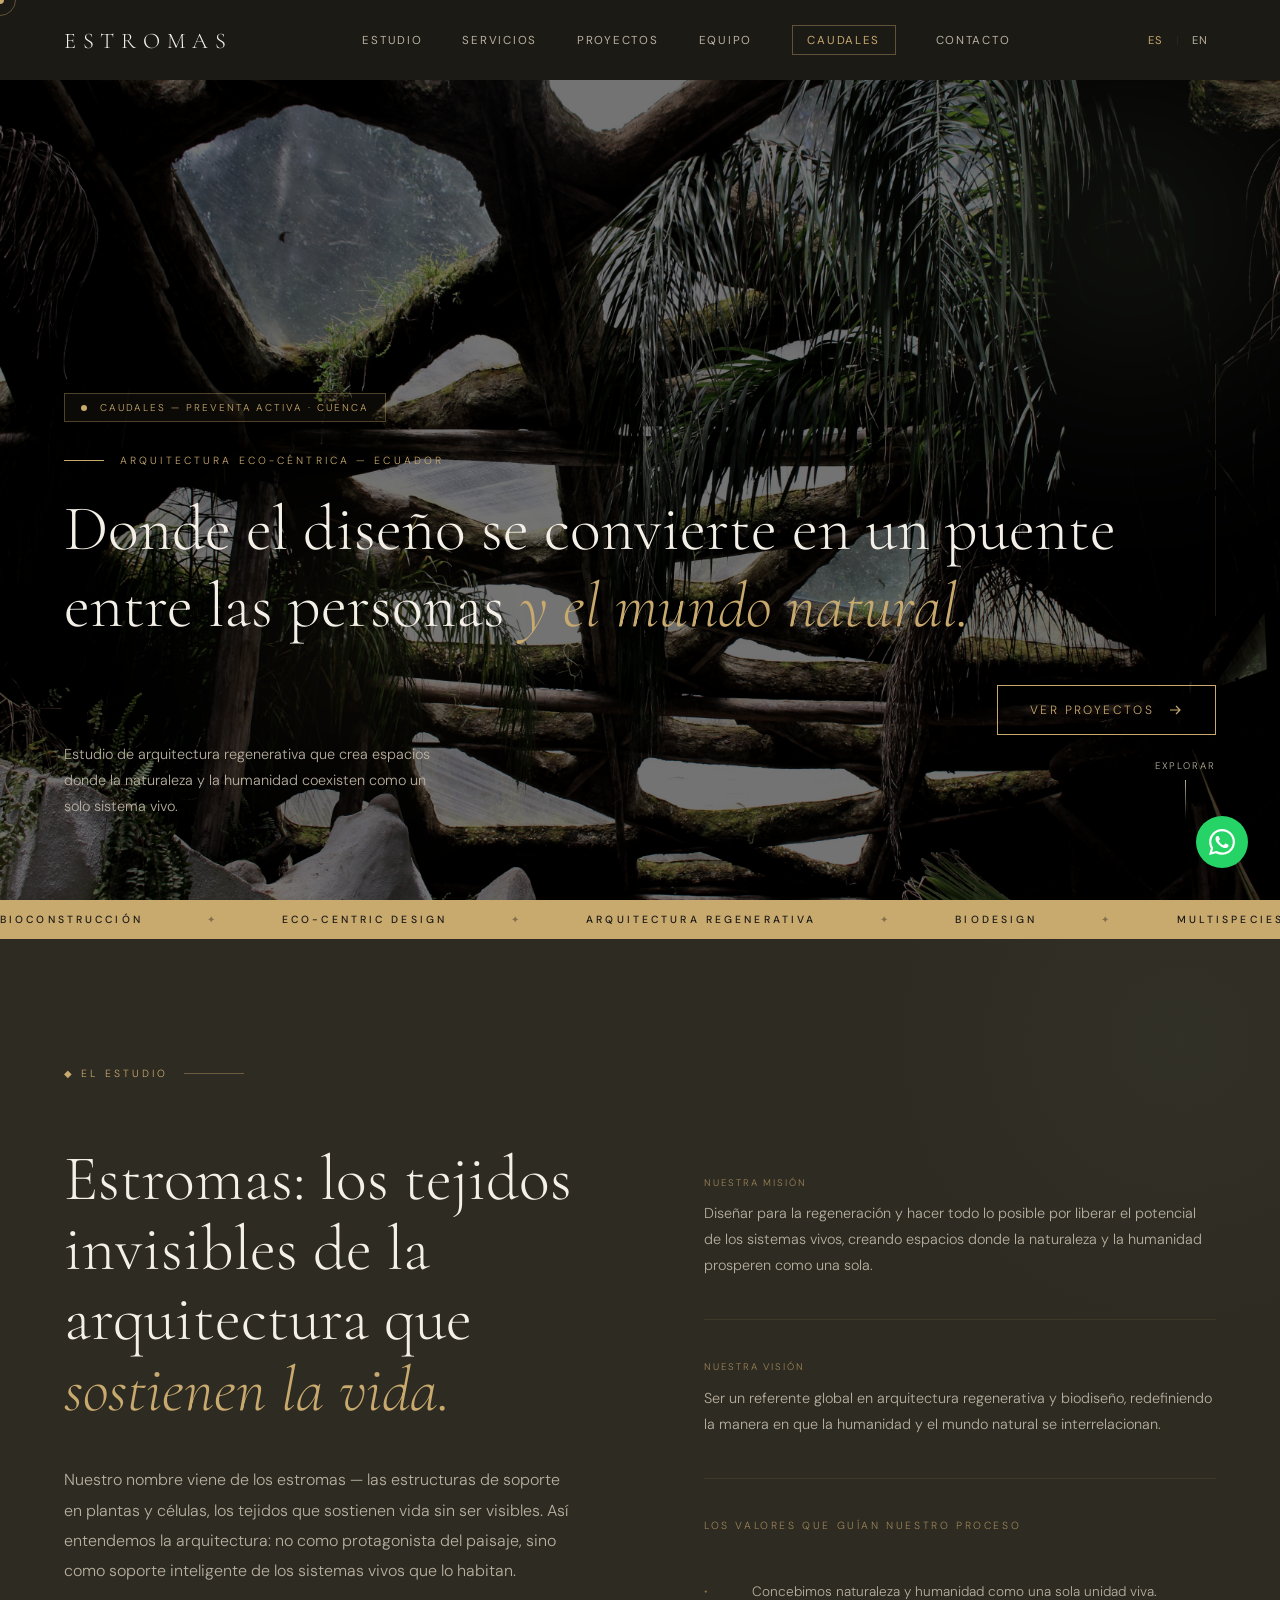
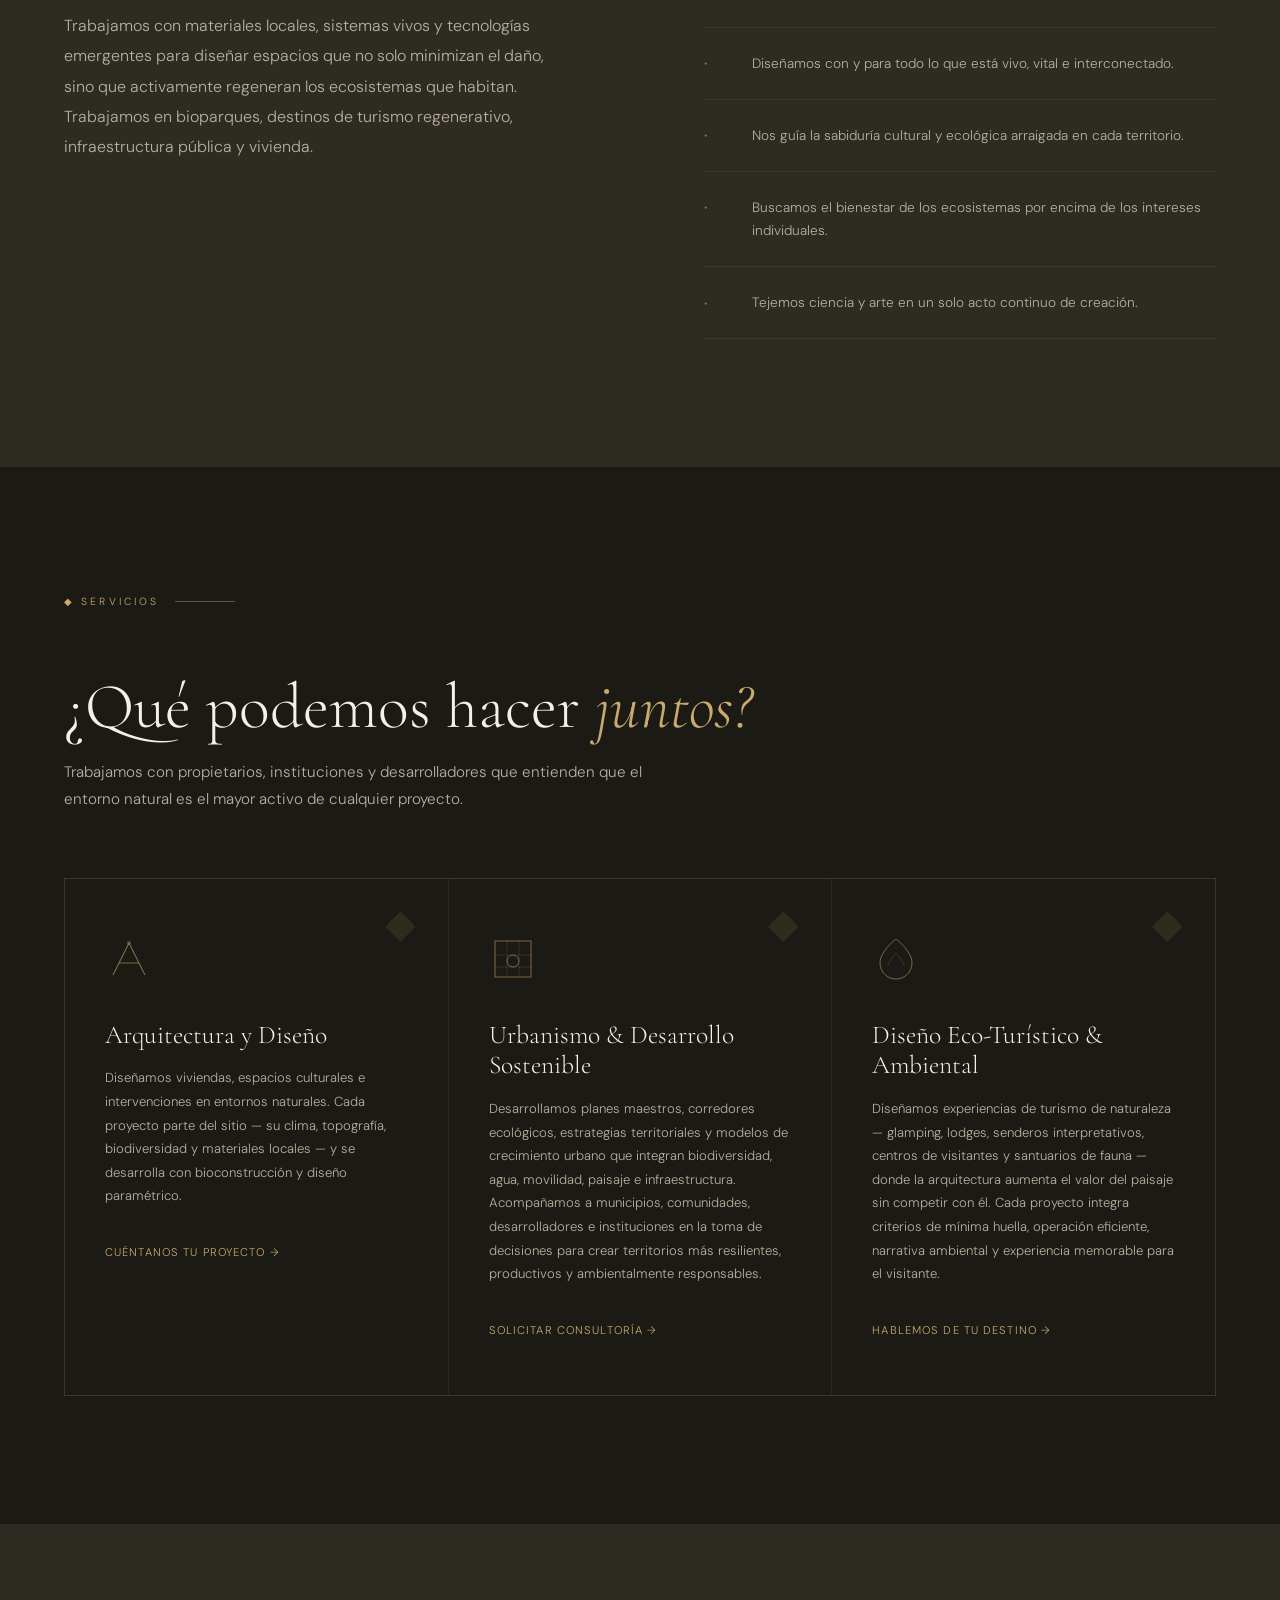
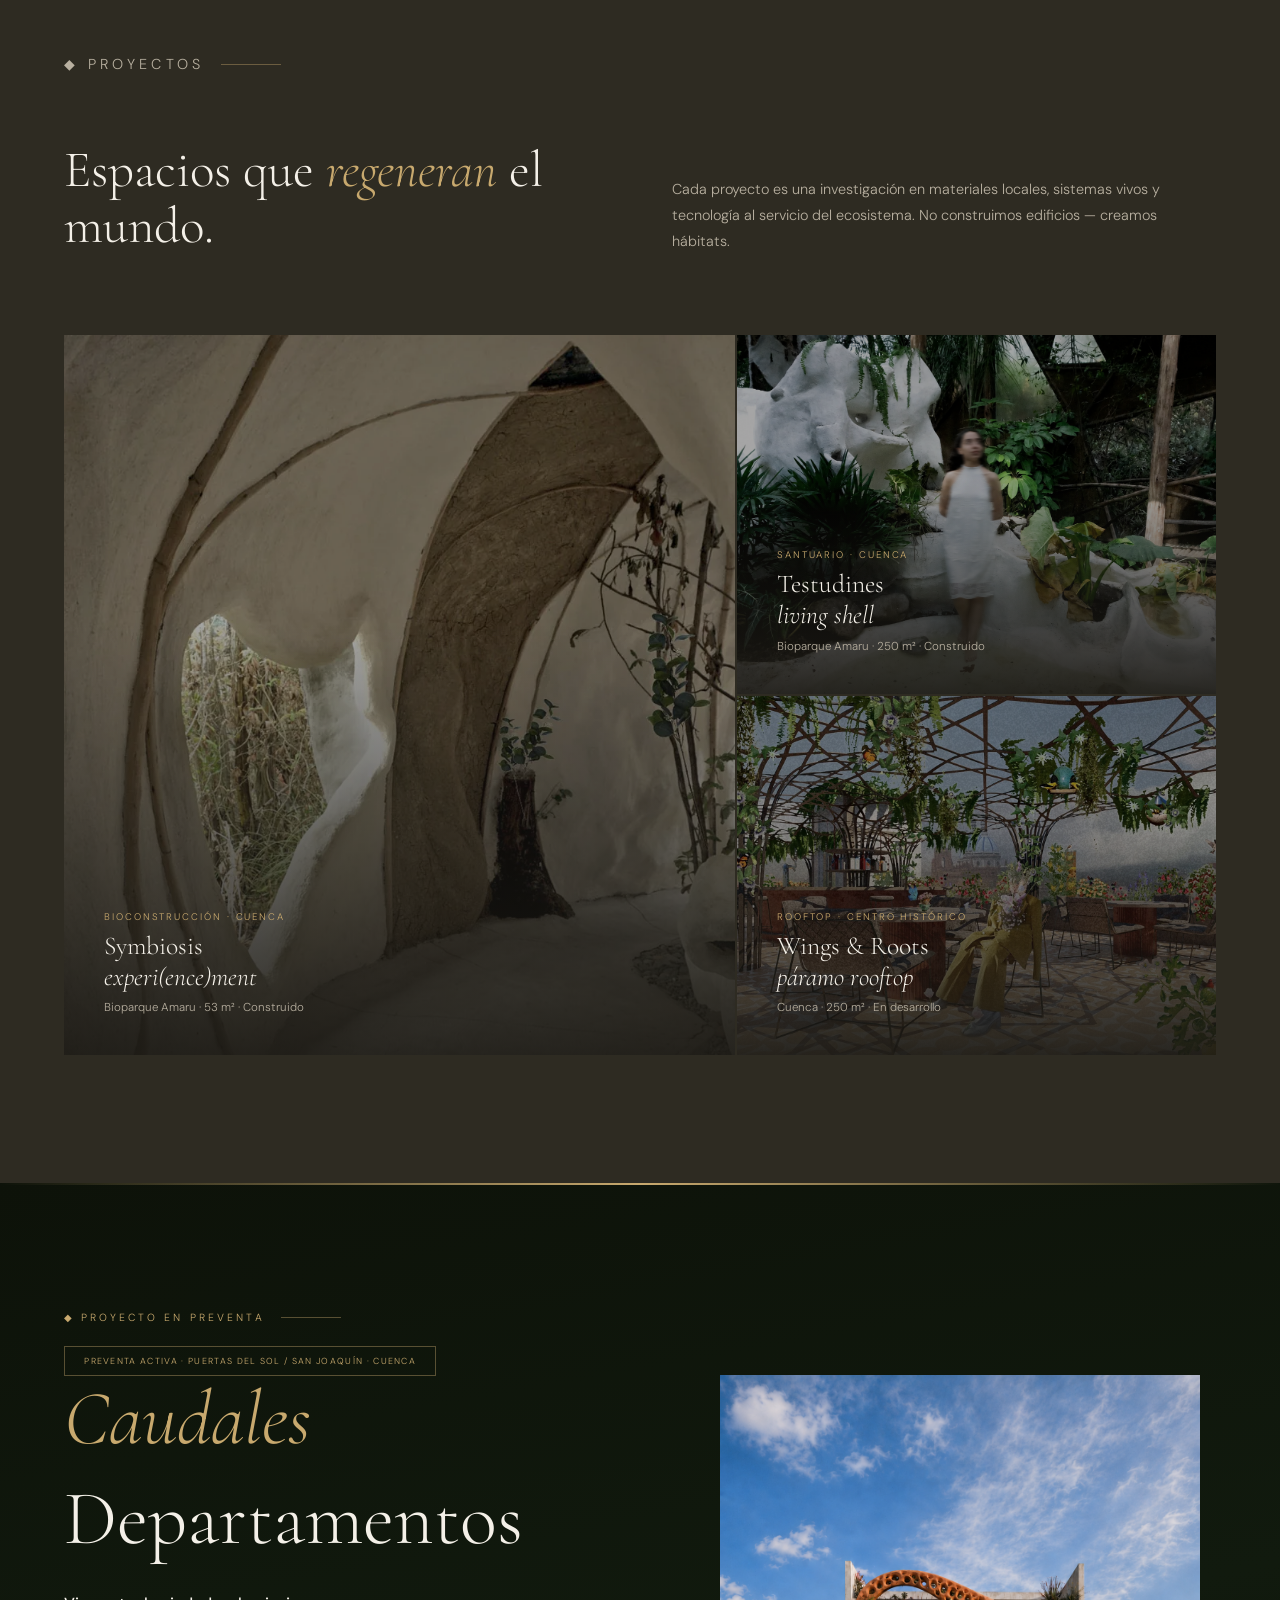
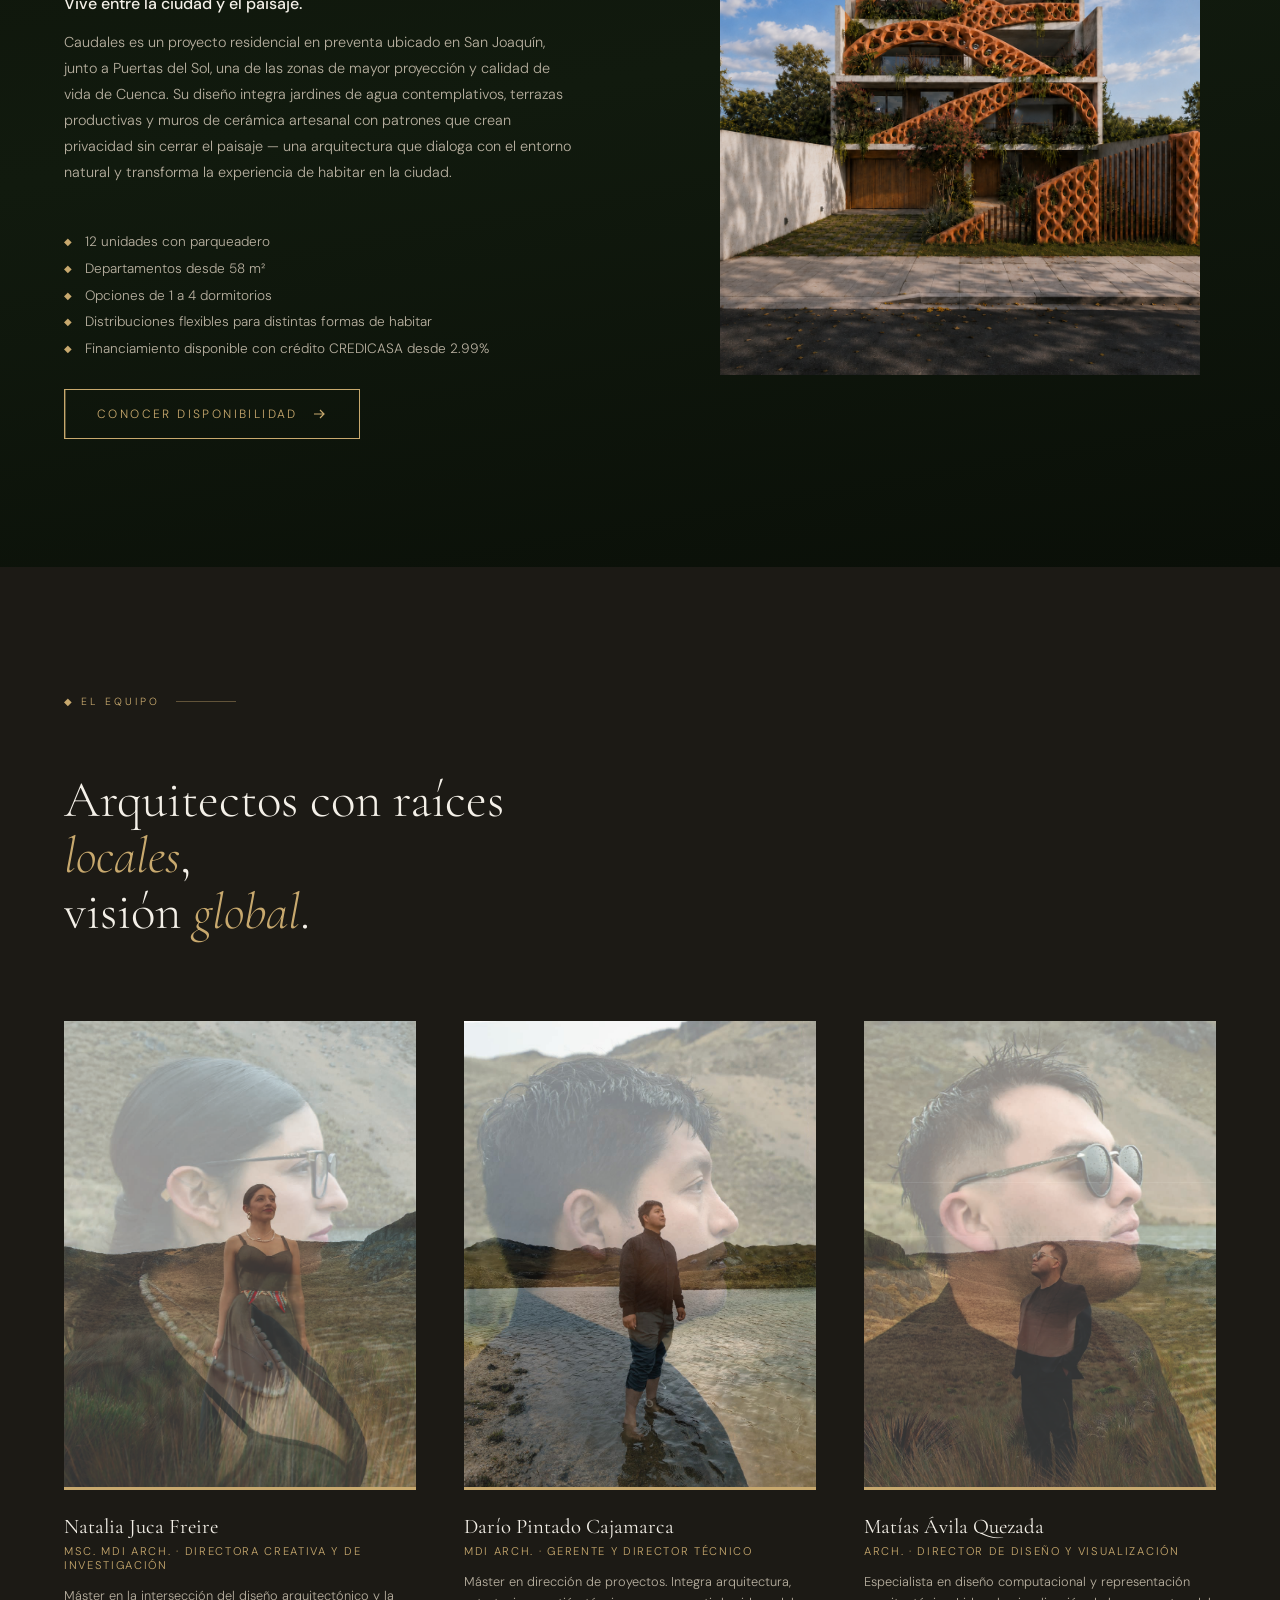
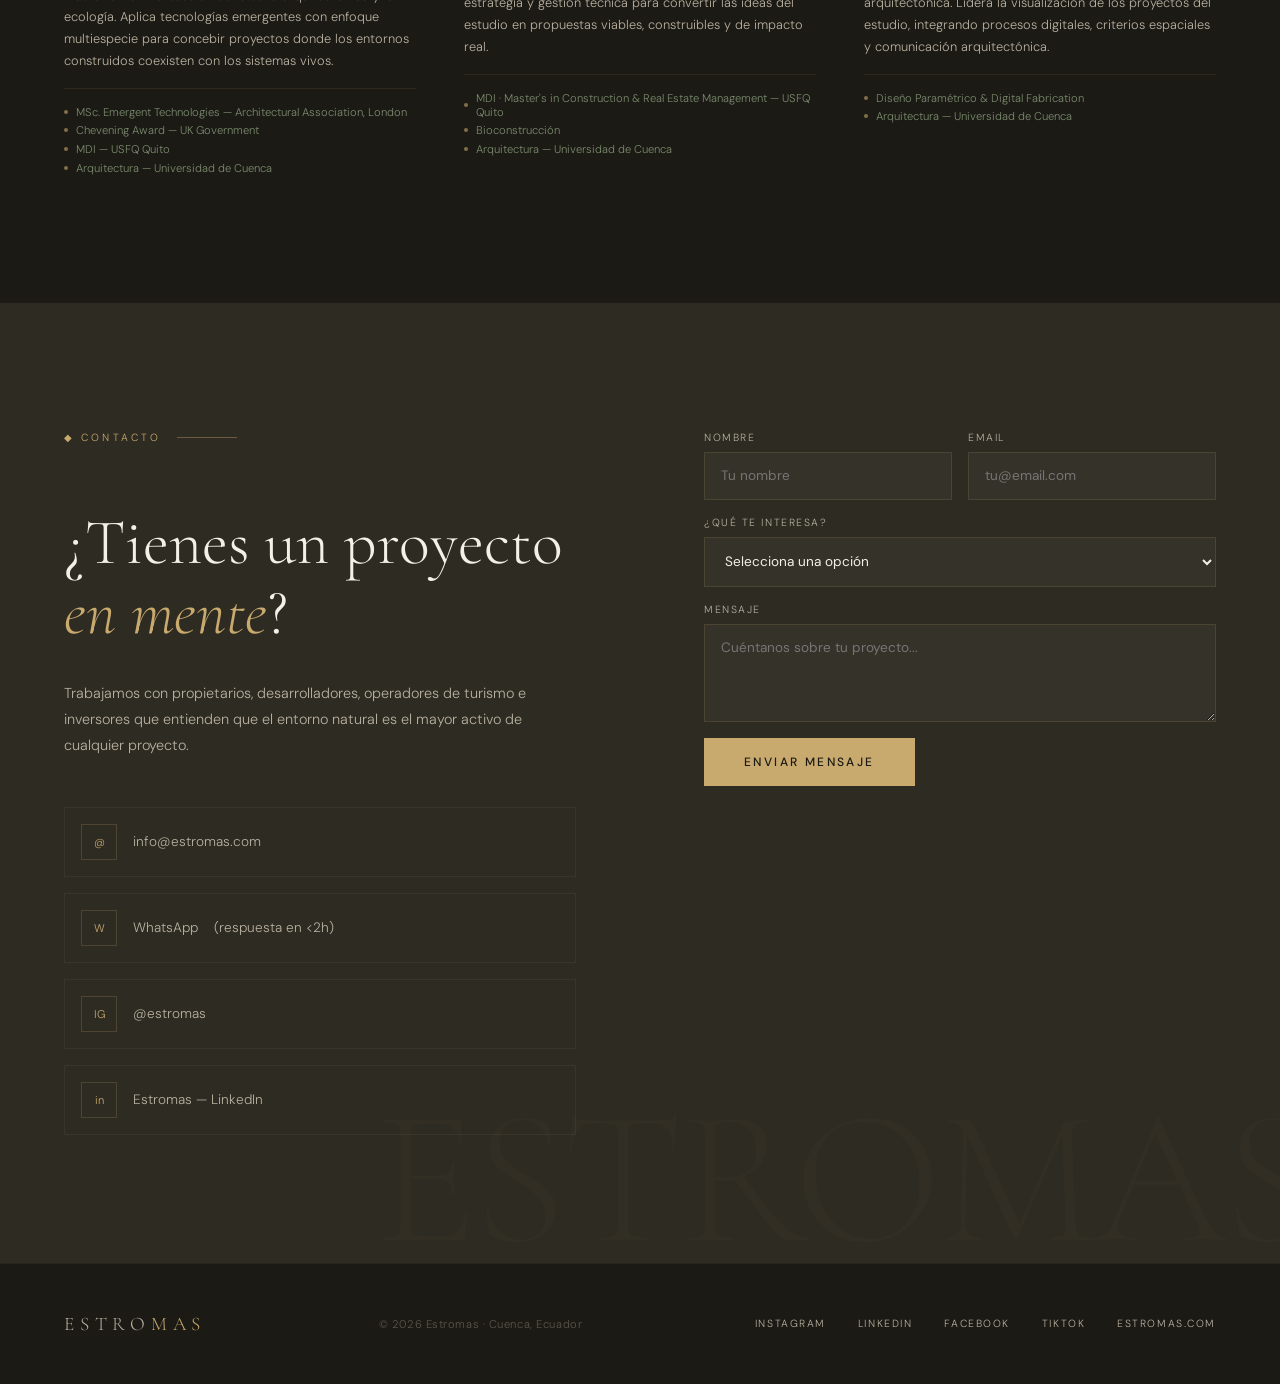
<file: index.html>
<!DOCTYPE html>
<html lang="es">
<head>
<meta charset="UTF-8">
<link rel="icon" type="image/png" href="favicon.png">
<meta name="viewport" content="width=device-width, initial-scale=1.0">
<title>Estromas — Eco-Centric Design</title>
<link rel="preconnect" href="https://fonts.googleapis.com">
<link href="https://fonts.googleapis.com/css2?family=Cormorant+Garamond:ital,wght@0,300;0,400;0,600;1,300;1,400&family=DM+Sans:wght@300;400;500&display=swap" rel="stylesheet">
<style>
  :root {
    --soil: #1C1A15; --bark: #2E2B22; --moss: #4A5240;
    --lichen: #7A8C6E; --stone: #B8B0A0; --cream: #F4F0E8;
    --gold: #C8A96E; --gold-light: #E8C98E;
    --announce-h: 0px; --nav-h: 80px;
  }
  *, *::before, *::after { margin:0; padding:0; box-sizing:border-box; }
  html { scroll-behavior:smooth; font-size:16px; }
  body { background:var(--soil); color:var(--cream); font-family:'DM Sans',sans-serif; font-weight:300; overflow-x:hidden; cursor:none; padding-top:calc(var(--announce-h) + var(--nav-h)); }

  .cursor,.cursor-ring{display:none;}
  @media(pointer:fine){
    .cursor{display:block;width:8px;height:8px;background:var(--gold);border-radius:50%;position:fixed;top:0;left:0;pointer-events:none;z-index:9999;transform:translate(-50%,-50%);transition:transform .1s;}
    .cursor-ring{display:block;width:32px;height:32px;border:1px solid rgba(200,169,110,.4);border-radius:50%;position:fixed;top:0;left:0;pointer-events:none;z-index:9998;transform:translate(-50%,-50%);transition:all .15s;}
    body{cursor:none;}
  }

  .announce{display:none !important;}
  .announce-dot{width:6px;height:6px;border-radius:50%;background:var(--soil);opacity:.5;animation:pulse 2s ease-in-out infinite;flex-shrink:0;}
  .announce p{font-size:.68rem;letter-spacing:.15em;text-transform:uppercase;color:var(--soil);text-align:center;}
  .announce a{color:var(--soil);font-weight:500;text-decoration:underline;text-underline-offset:3px;white-space:nowrap;}
  .announce-close{position:absolute;right:1rem;background:none;border:none;cursor:pointer;color:var(--soil);opacity:.5;font-size:1rem;padding:.5rem;}
  @keyframes pulse{0%,100%{opacity:.5;transform:scale(1);}50%{opacity:1;transform:scale(1.4);}}

  nav{position:fixed;top:var(--announce-h);left:0;right:0;z-index:100;height:var(--nav-h);display:flex;align-items:center;justify-content:space-between;padding:0 4rem;transition:background .4s;}
  nav.scrolled{background:rgba(28,26,21,.95);backdrop-filter:blur(12px);border-bottom:1px solid rgba(200,169,110,.1);}
  .nav-logo{font-family:'Cormorant Garamond',serif;font-size:1.4rem;font-weight:300;letter-spacing:.3em;text-transform:uppercase;color:var(--cream);text-decoration:none;flex-shrink:0;}
  .nav-logo .l{color:var(--cream);transition:color 0.3s;display:inline-block;}
  .nav-logo:hover .l:nth-child(1){color:var(--gold);transition-delay:0s;}
  .nav-logo:hover .l:nth-child(2){color:var(--gold);transition-delay:.04s;}
  .nav-logo:hover .l:nth-child(3){color:var(--gold);transition-delay:.08s;}
  .nav-logo:hover .l:nth-child(4){color:var(--gold);transition-delay:.12s;}
  .nav-logo:hover .l:nth-child(5){color:var(--gold);transition-delay:.16s;}
  .nav-logo:hover .l:nth-child(6){color:var(--gold);transition-delay:.20s;}
  .nav-logo:hover .l:nth-child(7){color:var(--gold);transition-delay:.24s;}
  .nav-logo:hover .l:nth-child(8){color:var(--gold);transition-delay:.28s;}
  .nav-links{display:flex;gap:2.5rem;align-items:center;}
  .nav-links a{font-size:.72rem;letter-spacing:.15em;text-transform:uppercase;color:var(--stone);text-decoration:none;transition:color .3s;font-weight:400;}
  .nav-links a:hover{color:var(--gold);}
  .nav-links a.caudales-link{color:var(--gold);border:1px solid rgba(200,169,110,.4);padding:.4rem .9rem;}
  .nav-links a.caudales-link:hover{background:rgba(200,169,110,.1);}
  .nav-right{display:flex;align-items:center;gap:1.5rem;}
  .nav-lang{display:flex;gap:.3rem;}
  .lang-btn{background:none;border:none;cursor:pointer;color:var(--stone);font-family:'DM Sans',sans-serif;font-size:.7rem;letter-spacing:.1em;padding:.3rem .5rem;transition:color .3s;text-transform:uppercase;}
  .lang-btn.active,.lang-btn:hover{color:var(--gold);}
  .lang-divider{color:var(--bark);align-self:center;font-size:.7rem;}
  .nav-hamburger{display:none;flex-direction:column;gap:5px;background:none;border:none;cursor:pointer;padding:.5rem;}
  .nav-hamburger span{display:block;width:24px;height:1px;background:var(--cream);transition:all .3s;}
  .nav-hamburger.open span:nth-child(1){transform:translateY(6px) rotate(45deg);}
  .nav-hamburger.open span:nth-child(2){opacity:0;}
  .nav-hamburger.open span:nth-child(3){transform:translateY(-6px) rotate(-45deg);}

  .mobile-menu{display:none;position:fixed;top:calc(var(--announce-h) + var(--nav-h));left:0;right:0;background:rgba(28,26,21,.98);backdrop-filter:blur(20px);z-index:99;padding:2.5rem 2rem;flex-direction:column;gap:0;border-bottom:1px solid rgba(200,169,110,.1);}
  .mobile-menu.open{display:flex;}
  .mobile-menu a{font-size:1.5rem;font-family:'Cormorant Garamond',serif;font-weight:300;color:var(--cream);text-decoration:none;padding:1rem 0;border-bottom:1px solid rgba(200,169,110,.08);transition:color .3s;}
  .mobile-menu a:hover,.mobile-menu a.caudales-link{color:var(--gold);}
  .mobile-lang{display:flex;gap:1rem;margin-top:2rem;padding-top:1.5rem;border-top:1px solid rgba(200,169,110,.1);}
  .mobile-lang button{background:none;border:1px solid rgba(200,169,110,.2);color:var(--stone);font-family:'DM Sans',sans-serif;font-size:.75rem;letter-spacing:.15em;text-transform:uppercase;padding:.6rem 1.2rem;cursor:pointer;transition:all .3s;}
  .mobile-lang button.active{color:var(--gold);border-color:var(--gold);}

  .hero{min-height:calc(100vh - var(--announce-h) - var(--nav-h));display:flex;flex-direction:column;justify-content:flex-end;padding:4rem 4rem 5rem;position:relative;overflow:hidden;}
  .hero-bg{position:absolute;inset:0;background:linear-gradient(160deg,#0D0E08 0%,#1a1f10 30%,#1C2218 60%,#0F1209 100%);}
  .hero-bg::after{content:'';position:absolute;inset:0;background-image:radial-gradient(ellipse 80% 60% at 70% 40%,rgba(74,82,64,.25) 0%,transparent 70%),radial-gradient(ellipse 40% 50% at 20% 70%,rgba(200,169,110,.08) 0%,transparent 60%);}
  .hero-orb{position:absolute;border-radius:50%;filter:blur(80px);animation:breathe 8s ease-in-out infinite;}
  .hero-orb-1{width:500px;height:500px;background:radial-gradient(circle,rgba(74,82,64,.3) 0%,transparent 70%);top:-100px;right:-100px;}
  .hero-orb-2{width:300px;height:300px;background:radial-gradient(circle,rgba(200,169,110,.12) 0%,transparent 70%);bottom:100px;left:200px;animation-delay:-3s;}
  @keyframes breathe{0%,100%{transform:scale(1) translate(0,0);opacity:.6;}50%{transform:scale(1.15) translate(20px,-20px);opacity:1;}}
  .hero-lines{position:absolute;right:4rem;top:0;bottom:0;width:1px;display:flex;flex-direction:column;justify-content:center;gap:6px;opacity:.15;}
  .hero-lines span{display:block;width:1px;background:var(--gold);animation:lineGrow 2s ease forwards;transform-origin:top;transform:scaleY(0);}
  .hero-lines span:nth-child(1){height:80px;animation-delay:.2s;}
  .hero-lines span:nth-child(2){height:40px;animation-delay:.4s;}
  .hero-lines span:nth-child(3){height:120px;animation-delay:.6s;}
  @keyframes lineGrow{to{transform:scaleY(1);}}

  .hero-caudales-badge{position:relative;z-index:1;display:inline-flex;align-items:center;gap:.8rem;padding:.45rem 1rem;border:1px solid rgba(200,169,110,.35);background:rgba(200,169,110,.06);font-size:.62rem;letter-spacing:.2em;text-transform:uppercase;color:var(--gold);margin-bottom:2rem;text-decoration:none;transition:background .3s;opacity:0;animation:fadeUp 1s .1s forwards;width:fit-content;}
  .hero-caudales-badge:hover{background:rgba(200,169,110,.12);}
  .hero-caudales-badge::before{content:'';width:6px;height:6px;border-radius:50%;background:var(--gold);animation:pulse 2s ease-in-out infinite;flex-shrink:0;}
  .hero-eyebrow{position:relative;z-index:1;font-size:.65rem;letter-spacing:.3em;text-transform:uppercase;color:var(--gold);margin-bottom:1.5rem;display:flex;align-items:center;gap:1rem;opacity:0;animation:fadeUp 1s .3s forwards;}
  .hero-eyebrow::before{content:'';display:block;width:40px;height:1px;background:var(--gold);}
  .hero-title{position:relative;z-index:1;font-family:'Cormorant Garamond',serif;font-weight:300;line-height:.9;margin-bottom:2.5rem;opacity:0;animation:fadeUp 1s .5s forwards;}
  .hero-title .line-1{font-size:clamp(2rem,5vw,5rem);display:block;color:var(--cream);line-height:1.2;}
  .hero-gold{color:var(--gold);font-style:italic;}
  .hero-bottom{position:relative;z-index:1;display:flex;justify-content:space-between;align-items:flex-end;gap:2rem;opacity:0;animation:fadeUp 1s .8s forwards;}
  .hero-desc{max-width:380px;font-size:.9rem;line-height:1.8;color:var(--stone);}
  .hero-cta{display:flex;flex-direction:column;align-items:flex-end;gap:1.5rem;flex-shrink:0;}
  .btn-primary{display:inline-flex;align-items:center;gap:.8rem;padding:1rem 2rem;border:1px solid var(--gold);color:var(--gold);text-decoration:none;font-size:.75rem;letter-spacing:.2em;text-transform:uppercase;transition:all .4s;position:relative;overflow:hidden;}
  .btn-primary::before{content:'';position:absolute;inset:0;background:var(--gold);transform:translateX(-100%);transition:transform .4s;z-index:-1;}
  .btn-primary:hover{color:var(--soil);}
  .btn-primary:hover::before{transform:translateX(0);}
  .scroll-indicator{display:flex;flex-direction:column;align-items:center;gap:.5rem;color:var(--stone);font-size:.6rem;letter-spacing:.2em;text-transform:uppercase;animation:bounce 2s ease-in-out infinite;}
  .scroll-indicator::after{content:'';display:block;width:1px;height:40px;background:linear-gradient(to bottom,var(--stone),transparent);}
  @keyframes bounce{0%,100%{transform:translateY(0);}50%{transform:translateY(6px);}}
  @keyframes fadeUp{from{opacity:0;transform:translateY(30px);}to{opacity:1;transform:translateY(0);}}

  .marquee-strip{background:var(--gold);padding:.8rem 0;overflow:hidden;}
  .marquee-track{display:flex;gap:4rem;animation:marquee 20s linear infinite;width:max-content;}
  .marquee-track span{font-size:.65rem;letter-spacing:.3em;text-transform:uppercase;color:var(--soil);font-weight:500;white-space:nowrap;}
  .marquee-sep{color:var(--bark);opacity:.4;}
  @keyframes marquee{from{transform:translateX(0);}to{transform:translateX(-50%);}}

  section{padding:8rem 4rem;}
  .section-label{font-size:.65rem;letter-spacing:.3em;text-transform:uppercase;color:var(--gold);display:flex;align-items:center;gap:1rem;margin-bottom:4rem;}
  .section-label::after{content:'';flex:1;max-width:60px;height:1px;background:var(--gold);opacity:.4;}

  .about{background:var(--bark);position:relative;overflow:hidden;}
  .about::before{content:'';position:absolute;top:-200px;right:-200px;width:600px;height:600px;border-radius:50%;background:radial-gradient(circle,rgba(74,82,64,.15) 0%,transparent 70%);}
  .about-grid{display:grid;grid-template-columns:1fr 1fr;gap:8rem;align-items:start;}
  .about-left h2{font-family:'Cormorant Garamond',serif;font-size:clamp(2.5rem,5vw,4.5rem);font-weight:300;line-height:1.1;color:var(--cream);margin-bottom:2.5rem;}
  .about-left h2 em{color:var(--gold);font-style:italic;}
  .about-left p{font-size:1rem;line-height:1.9;color:var(--stone);margin-bottom:1.5rem;}
  .about-right{padding-top:2rem;}
  .values-title{font-size:.65rem;letter-spacing:.25em;text-transform:uppercase;color:var(--gold);opacity:.7;margin-bottom:1.5rem;}
  .value-item{padding:1.5rem 0;border-bottom:1px solid rgba(200,169,110,.1);display:flex;gap:1.5rem;align-items:flex-start;}
  .value-num{font-family:'Cormorant Garamond',serif;font-size:.75rem;color:var(--gold);opacity:.6;margin-top:.2rem;min-width:1.5rem;}
  .value-text{font-size:.85rem;line-height:1.7;color:var(--stone);}

  .services{background:var(--soil);}
  .services-intro{margin-bottom:4rem;}
  .services-heading{font-family:'Cormorant Garamond',serif;font-size:clamp(2.5rem,5vw,4rem);font-weight:300;color:var(--cream);line-height:1.1;margin-bottom:1rem;}
  .services-heading em{color:var(--gold);font-style:italic;}
  .services-sub{font-size:.95rem;line-height:1.8;color:var(--stone);max-width:600px;}
  .services-grid{display:grid;grid-template-columns:repeat(3,1fr);gap:1px;background:rgba(200,169,110,.1);border:1px solid rgba(200,169,110,.1);}
  .service-card{padding:3.5rem 2.5rem;background:var(--soil);transition:background .4s;position:relative;overflow:hidden;}
  .service-card::before{content:'';position:absolute;bottom:0;left:0;right:0;height:2px;background:var(--gold);transform:scaleX(0);transition:transform .4s;transform-origin:left;}
  .service-card:hover{background:var(--bark);}
  .service-card:hover::before{transform:scaleX(1);}
  .service-icon{width:48px;height:48px;margin-bottom:2rem;opacity:.7;}
  .service-num{font-size:2.5rem;color:rgba(200,169,110,.12);position:absolute;top:1.5rem;right:2rem;line-height:1;}
  .service-title{font-family:'Cormorant Garamond',serif;font-size:1.6rem;font-weight:300;color:var(--cream);margin-bottom:1rem;line-height:1.2;}
  .service-desc{font-size:.82rem;line-height:1.8;color:var(--stone);margin-bottom:2rem;}
  .service-fee{font-size:.7rem;letter-spacing:.1em;color:var(--gold);text-transform:uppercase;}

  .projects{background:var(--bark);}
  .projects-intro{display:grid;grid-template-columns:1fr 1fr;gap:4rem;margin-bottom:5rem;align-items:end;}
  .projects-intro h2{font-family:'Cormorant Garamond',serif;font-size:clamp(2.5rem,4vw,3.8rem);font-weight:300;line-height:1.1;color:var(--cream);}
  .projects-intro h2 em{color:var(--gold);font-style:italic;}
  .projects-intro p{font-size:.9rem;line-height:1.8;color:var(--stone);}
  .projects-grid{display:grid;grid-template-columns:1.4fr 1fr;grid-template-rows:auto auto;gap:2px;}
  .proj-card{position:relative;overflow:hidden;background:var(--soil);aspect-ratio:4/3;display:block;text-decoration:none;}
  .proj-card-img{position:absolute;inset:0;width:100%;height:100%;object-fit:cover;filter:brightness(.65) saturate(.85);transition:transform .8s ease,filter .6s;z-index:1;}
  .proj-card:hover .proj-card-img{transform:scale(1.05);filter:brightness(.75) saturate(1);}
  .proj-visual{z-index:0;}
  .proj-card-overlay{z-index:2;}
  .proj-card:nth-child(1){grid-row:span 2;aspect-ratio:auto;}
  .proj-card-overlay{position:absolute;inset:0;background:linear-gradient(to top,rgba(28,26,21,.9) 0%,transparent 60%);padding:2.5rem;display:flex;flex-direction:column;justify-content:flex-end;}
  .proj-tag{font-size:.6rem;letter-spacing:.2em;text-transform:uppercase;color:var(--gold);margin-bottom:.5rem;}
  .proj-title{font-family:'Cormorant Garamond',serif;font-size:1.6rem;font-weight:300;color:var(--cream);line-height:1.2;}
  .proj-meta{font-size:.72rem;color:var(--stone);margin-top:.5rem;}
  .proj-visual{width:100%;height:100%;display:flex;align-items:center;justify-content:center;position:relative;}
  .pv-1{background:linear-gradient(135deg,#1a2012,#2d3a20,#1a2312);}
  .pv-2{background:linear-gradient(135deg,#12191a,#1f2e2e,#141e1e);}
  .pv-3{background:linear-gradient(135deg,#1a1612,#2e2820,#1a1510);}
  .pv-organic{position:absolute;inset:0;opacity:.4;background-image:radial-gradient(ellipse 70% 70% at 30% 40%,rgba(74,82,64,.6) 0%,transparent 60%),radial-gradient(ellipse 40% 50% at 70% 70%,rgba(200,169,110,.2) 0%,transparent 50%);}

  .caudales{background:linear-gradient(170deg,#0D1209,#111A0E,#0A0F08);position:relative;overflow:hidden;}
  .caudales::before{content:'';position:absolute;top:0;left:0;right:0;height:2px;background:linear-gradient(to right,transparent,var(--gold),transparent);}
  .caudales-inner{display:grid;grid-template-columns:1fr 1fr;gap:8rem;align-items:center;}
  .caudales-badge{display:inline-flex;align-items:center;gap:.8rem;padding:.5rem 1.2rem;border:1px solid rgba(200,169,110,.4);font-size:.55rem;letter-spacing:.15em;text-transform:uppercase;color:var(--gold);margin-bottom:2.5rem;flex-wrap:nowrap;}
  .caudales-badge::before{content:'';width:6px;height:6px;border-radius:50%;background:var(--gold);animation:pulse 2s ease-in-out infinite;}
  .caudales h2{font-family:'Cormorant Garamond',serif;font-size:clamp(3rem,6vw,5rem);font-weight:300;line-height:1.3;color:var(--cream);margin-bottom:1.5rem;}
  .caudales h2 em{color:var(--gold);font-style:italic;}
  .caudales-sub{font-size:.9rem;line-height:1.8;color:var(--stone);margin-bottom:3rem;}
  .caudales-specs{display:grid;grid-template-columns:1fr 1fr;gap:1.5rem;margin-bottom:3rem;}
  .spec{padding:1.2rem;border:1px solid rgba(200,169,110,.12);background:rgba(200,169,110,.03);}
  .spec-num{font-family:'Cormorant Garamond',serif;font-size:2rem;font-weight:300;color:var(--gold);line-height:1;margin-bottom:.3rem;}
  .spec-label{font-size:.65rem;letter-spacing:.15em;text-transform:uppercase;color:var(--stone);}
  .caudales-visual{position:relative;}
  .caudales-img-main{width:100%;aspect-ratio:3/4;background:transparent;position:relative;overflow:hidden;}
  .caudales-gyroid{display:none;}
  .gyroid-svg{width:80%;height:80%;opacity:.3;}
  .caudales-float{display:none;}
  .caudales-float p{font-family:'Cormorant Garamond',serif;font-size:2rem;font-weight:300;color:var(--soil);line-height:1;}
  .caudales-float span{font-size:.65rem;letter-spacing:.1em;text-transform:uppercase;color:var(--bark);display:block;margin-top:.3rem;}

  .team{background:var(--soil);}
  .team h2{font-family:'Cormorant Garamond',serif;font-size:clamp(2.5rem,4vw,3.8rem);font-weight:300;color:var(--cream);margin-bottom:5rem;max-width:500px;line-height:1.1;}
  .team h2 em{color:var(--gold);font-style:italic;}
  .team-grid{display:grid;grid-template-columns:repeat(3,1fr);gap:3rem;}
  .team-photo{width:100%;aspect-ratio:3/4;background:var(--bark);position:relative;overflow:hidden;margin-bottom:1.5rem;}
  .team-photo-inner{width:100%;height:100%;display:flex;align-items:center;justify-content:center;overflow:hidden;}
  .team-img{width:100%;height:100%;object-fit:cover;object-position:center top;transition:transform 0.6s ease,filter 0.6s ease;}
  .team-card:hover .team-img{transform:scale(1.04);filter:brightness(0.95) saturate(1);}
  .tp-1{background:linear-gradient(160deg,#1a1f10,#242e18);}
  .tp-2{background:linear-gradient(160deg,#151f1a,#1d2c24);}
  .tp-3{background:linear-gradient(160deg,#1a1a10,#282815);}
  .team-line{position:absolute;bottom:0;left:0;right:0;height:3px;background:var(--gold);}
  .team-name{font-family:'Cormorant Garamond',serif;font-size:1.3rem;font-weight:400;color:var(--cream);margin-bottom:.3rem;}
  .team-role{font-size:.7rem;letter-spacing:.15em;text-transform:uppercase;color:var(--gold);margin-bottom:.8rem;}
  .team-bio{font-size:.8rem;line-height:1.7;color:var(--stone);}
  .team-creds{margin-top:1rem;padding-top:1rem;border-top:1px solid rgba(200,169,110,.1);display:flex;flex-direction:column;gap:.3rem;}
  .cred{font-size:.7rem;color:var(--lichen);display:flex;align-items:center;gap:.5rem;}
  .cred::before{content:'';width:4px;height:4px;background:var(--gold);border-radius:50%;opacity:.6;flex-shrink:0;}

  .contact{background:var(--bark);position:relative;overflow:hidden;}
  .contact::after{content:'ESTROMAS';position:absolute;bottom:-2rem;right:-2rem;font-family:'Cormorant Garamond',serif;font-size:12rem;font-weight:300;color:rgba(200,169,110,.03);letter-spacing:-.02em;user-select:none;white-space:nowrap;}
  .contact-inner{display:grid;grid-template-columns:1fr 1fr;gap:8rem;align-items:start;position:relative;z-index:1;}
  .contact h2{font-family:'Cormorant Garamond',serif;font-size:clamp(2.5rem,5vw,4rem);font-weight:300;line-height:1.1;color:var(--cream);margin-bottom:2rem;}
  .contact h2 em{color:var(--gold);font-style:italic;}
  .contact-desc{font-size:.9rem;line-height:1.8;color:var(--stone);margin-bottom:3rem;}
  .contact-links{display:flex;flex-direction:column;gap:1rem;}
  .contact-link{display:flex;align-items:center;gap:1rem;text-decoration:none;color:var(--stone);font-size:.85rem;padding:1rem;border:1px solid rgba(200,169,110,.08);transition:all .3s;}
  .contact-link:hover{color:var(--gold);border-color:rgba(200,169,110,.3);background:rgba(200,169,110,.03);}
  .contact-link-icon{width:36px;height:36px;border:1px solid rgba(200,169,110,.2);display:flex;align-items:center;justify-content:center;font-size:.7rem;color:var(--gold);flex-shrink:0;}
  .contact-form{display:flex;flex-direction:column;gap:1rem;}
  .form-row{display:grid;grid-template-columns:1fr 1fr;gap:1rem;}
  .form-group{display:flex;flex-direction:column;gap:.5rem;}
  .form-group label{font-size:.65rem;letter-spacing:.15em;text-transform:uppercase;color:var(--stone);}
  .form-group input,.form-group select,.form-group textarea{background:rgba(255,255,255,.03);border:1px solid rgba(200,169,110,.15);padding:.9rem 1rem;color:var(--cream);font-family:'DM Sans',sans-serif;font-size:.85rem;outline:none;transition:border-color .3s;resize:vertical;}
  .form-group input:focus,.form-group select:focus,.form-group textarea:focus{border-color:var(--gold);}
  .form-group select option{background:var(--bark);}
  .btn-submit{background:var(--gold);border:none;padding:1rem 2.5rem;color:var(--soil);font-family:'DM Sans',sans-serif;font-size:.75rem;letter-spacing:.2em;text-transform:uppercase;font-weight:500;cursor:pointer;align-self:flex-start;transition:all .3s;}
  .btn-submit:hover{background:var(--gold-light);}

  footer{background:var(--soil);padding:3rem 4rem;border-top:1px solid rgba(200,169,110,.08);display:flex;justify-content:space-between;align-items:center;flex-wrap:wrap;gap:1rem;}
  .footer-logo{font-family:'Cormorant Garamond',serif;font-size:1.2rem;letter-spacing:.3em;text-transform:uppercase;color:var(--stone);}
  .footer-logo span{color:var(--gold);}
  .footer-copy{font-size:.7rem;color:rgba(184,176,160,.4);letter-spacing:.05em;}
  .footer-social{display:flex;gap:2rem;}
  .footer-social a{font-size:.65rem;letter-spacing:.15em;text-transform:uppercase;color:var(--stone);text-decoration:none;transition:color .3s;}
  .footer-social a:hover{color:var(--gold);}

  .wa-float{position:fixed;bottom:2rem;right:2rem;z-index:500;display:flex;align-items:center;overflow:hidden;background:#25D366;border-radius:50px;box-shadow:0 4px 20px rgba(0,0,0,.3);text-decoration:none;color:#fff;transition:all .4s;max-width:52px;}
  .wa-float:hover{max-width:280px;}
  .wa-icon{width:52px;height:52px;flex-shrink:0;display:flex;align-items:center;justify-content:center;}
  .wa-icon svg{width:26px;height:26px;}
  .wa-label{font-size:.72rem;letter-spacing:.08em;text-transform:uppercase;white-space:nowrap;padding-right:1.2rem;font-weight:500;opacity:0;transition:opacity .3s .1s;}
  .wa-float:hover .wa-label{opacity:1;}

  .reveal{opacity:0;transform:translateY(40px);transition:opacity .8s,transform .8s;}
  .reveal.visible{opacity:1;transform:translateY(0);}
  .reveal-delay-1{transition-delay:.1s;}
  .reveal-delay-2{transition-delay:.2s;}
  .reveal-delay-3{transition-delay:.3s;}

  body.lang-en [data-es]{display:none;}
  body.lang-en [data-en]{display:block;}
  body.lang-es [data-en]{display:none;}
  body.lang-es [data-es]{display:block;}
  body.lang-en span[data-es]{display:none;}
  body.lang-en span[data-en]{display:inline;}
  body.lang-es span[data-en]{display:none;}
  body.lang-es span[data-es]{display:inline;}

  @media(max-width:768px){
    :root{--announce-h:0px;--nav-h:64px;}
    body{cursor:auto;}
    .announce p{font-size:.58rem;letter-spacing:.06em;}
    .announce a{display:none;}
    nav{padding:0 1.5rem;}
    .nav-links,.nav-right{display:none;}
    .nav-hamburger{display:flex;}
    /* Hero */
    .hero{padding:2rem 1.5rem 3.5rem;min-height:calc(100svh - var(--announce-h) - var(--nav-h));}
    .hero-orb-1{width:300px;height:300px;}
    .hero-orb-2,.hero-lines{display:none;}
    .hero-caudales-badge{font-size:.56rem;padding:.35rem .75rem;margin-bottom:1.5rem;}
    .hero-eyebrow{font-size:.56rem;letter-spacing:.15em;}
    .hero-eyebrow::before{width:20px;}
    .hero-title{margin-bottom:1.8rem;}
    .hero-title .line-1{font-size:clamp(2rem,6vw,2.8rem) !important;line-height:1.2 !important;}
    .hero-gold{font-size:inherit !important;}
    .hero-bottom{flex-direction:column;align-items:flex-start;gap:1.5rem;}
    .hero-desc{max-width:100%;font-size:.85rem;}
    .hero-cta{align-items:flex-start;width:100%;}
    .btn-primary{width:100%;justify-content:center;}
    .scroll-indicator{display:none;}
    /* Marquee */
    .marquee-track{gap:2rem;}
    .marquee-track span{font-size:.58rem;}
    /* Sections */
    section{padding:4rem 1.5rem;}
    .section-label{margin-bottom:2.5rem;}
    /* About */
    .about-grid{grid-template-columns:1fr;gap:3rem;}
    .about-right{padding-top:0;}
    .about-left h2{font-size:clamp(1.8rem,6vw,2.8rem);}
    /* Services */
    .services-grid{grid-template-columns:1fr;}
    .service-card{padding:2.5rem 1.8rem;}
    /* Projects */
    .projects-intro{grid-template-columns:1fr;gap:1.5rem;margin-bottom:2.5rem;}
    .projects-grid{grid-template-columns:1fr;grid-template-rows:auto;}
    .proj-card{aspect-ratio:4/3 !important;grid-row:auto !important;}
    .proj-title{font-size:1.3rem;}
    /* Caudales */
    .caudales-inner{grid-template-columns:1fr;gap:2.5rem;}
    .caudales-visual{display:none;}
    .caudales-specs{grid-template-columns:1fr 1fr;gap:.8rem;}
    .caudales h2{font-size:clamp(2rem,7vw,3rem);}
    /* Team */
    .team h2{margin-bottom:3rem;font-size:clamp(1.8rem,6vw,2.8rem);}
    .team-grid{grid-template-columns:1fr;gap:3rem;}
    .team-photo{aspect-ratio:3/4;}
    /* Contact */
    .contact-inner{grid-template-columns:1fr;gap:3rem;}
    .contact::after{display:none;}
    .form-row{grid-template-columns:1fr;}
    /* Footer */
    footer{flex-direction:column;align-items:flex-start;padding:2.5rem 1.5rem;gap:1.2rem;}
    .footer-social{gap:1.5rem;}
    /* WhatsApp */
    .wa-float{max-width:52px;bottom:1.5rem;right:1.5rem;}
    .wa-label{display:none;}
  }
  @media(max-width:480px){
    section{padding:3rem 1.2rem;}
    .hero-title .line-1{font-size:clamp(1.8rem,5.5vw,2.4rem) !important;line-height:1.2 !important;}
    .about-left h2{font-size:clamp(1.5rem,5.5vw,2.2rem);}
    .proj-card{aspect-ratio:16/9 !important;}
    .service-title{font-size:1.3rem;}
  }

  @media(min-width:769px) and (max-width:1024px){
    nav{padding:0 2.5rem;}
    .nav-links{gap:1.5rem;}
    .nav-links a{font-size:.65rem;}
    section{padding:6rem 2.5rem;}
    .hero{padding:2rem 2.5rem 4rem;}
    .about-grid{gap:4rem;}
    .services-grid{grid-template-columns:1fr 1fr;}
    .projects-intro{grid-template-columns:1fr;}
    .projects-grid{grid-template-columns:1fr 1fr;}
    .proj-card:nth-child(1){grid-row:auto;aspect-ratio:4/3;}
    .caudales-inner{gap:4rem;}
    .team-grid{grid-template-columns:repeat(2,1fr);}
    .contact-inner{gap:4rem;}
    footer{padding:2.5rem;}
  }
</style>
</head>
<body class="lang-es">

<div class="cursor" id="cursor"></div>
<div class="cursor-ring" id="cursorRing"></div>

<div class="announce" id="announce">
  <div class="announce-dot"></div>
  <p data-es>🌿 Caudales — Departamentos en preventa · Cuenca &nbsp;·&nbsp; <a href="#caudales">Ver proyecto →</a></p>
  <p data-en>🌿 Caudales — Residences now in pre-sale · Cuenca &nbsp;·&nbsp; <a href="#caudales">View project →</a></p>
  <button class="announce-close" onclick="closeAnnounce()">✕</button>
</div>

<nav id="navbar">
  <a href="index.html" class="nav-logo"><span class="l">E</span><span class="l">S</span><span class="l">T</span><span class="l">R</span><span class="l">O</span><span class="l">M</span><span class="l">A</span><span class="l">S</span></a>
  <div class="nav-links">
    <a href="#nosotros" data-es>Estudio</a><a href="#nosotros" data-en>Studio</a>
    <a href="#servicios" data-es>Servicios</a><a href="#servicios" data-en>Services</a>
    <a href="#proyectos" data-es>Proyectos</a><a href="#proyectos" data-en>Projects</a>
    <a href="#equipo" data-es>Equipo</a><a href="#equipo" data-en>Team</a>
    <a href="#caudales" class="caudales-link">Caudales</a>
    <a href="#contacto" data-es>Contacto</a><a href="#contacto" data-en>Contact</a>
  </div>
  <div class="nav-right">
    <div class="nav-lang">
      <button class="lang-btn active" onclick="setLang('es')">ES</button>
      <span class="lang-divider">|</span>
      <button class="lang-btn" onclick="setLang('en')">EN</button>
    </div>
  </div>
  <button class="nav-hamburger" id="hamburger" onclick="toggleMenu()">
    <span></span><span></span><span></span>
  </button>
</nav>

<div class="mobile-menu" id="mobileMenu">
  <a href="#nosotros" onclick="closeMenu()" data-es>Estudio</a><a href="#nosotros" onclick="closeMenu()" data-en>Studio</a>
  <a href="#servicios" onclick="closeMenu()" data-es>Servicios</a><a href="#servicios" onclick="closeMenu()" data-en>Services</a>
  <a href="#proyectos" onclick="closeMenu()" data-es>Proyectos</a><a href="#proyectos" onclick="closeMenu()" data-en>Projects</a>
  <a href="#equipo" onclick="closeMenu()" data-es>Equipo</a><a href="#equipo" onclick="closeMenu()" data-en>Team</a>
  <a href="#caudales" class="caudales-link" onclick="closeMenu()">Caudales ●</a>
  <a href="#contacto" onclick="closeMenu()" data-es>Contacto</a><a href="#contacto" onclick="closeMenu()" data-en>Contact</a>
  <div class="mobile-lang">
    <button class="active" onclick="setLang('es');closeMenu()">ES — Español</button>
    <button onclick="setLang('en');closeMenu()">EN — English</button>
  </div>
</div>

<section class="hero" id="inicio">
  <div class="hero-bg"></div>
  <!-- ============================================
  📷 HERO — IMAGEN DE FONDO
  Cambia el src por tu imagen:
  ============================================ -->
  <img src="TORTUGARIO TECHO CON MUSGO.webp" style="position:absolute;inset:0;width:100%;height:100%;object-fit:cover;filter:brightness(.45) saturate(.7);z-index:0;" onerror="this.style.display='none'">
  <div class="hero-orb hero-orb-1"></div>
  <div class="hero-orb hero-orb-2"></div>
  <div class="hero-lines"><span></span><span></span><span></span></div>
  <a href="#caudales" class="hero-caudales-badge">
    <span data-es>Caudales — Preventa activa · Cuenca</span>
    <span data-en>Caudales — Pre-sale now open · Cuenca</span>
  </a>
  <p class="hero-eyebrow">
    <span data-es>Arquitectura Eco-Céntrica — Ecuador</span>
    <span data-en>Eco-Centric Architecture — Ecuador</span>
  </p>
  <h1 class="hero-title">
    <span class="line-1" data-es>Donde el diseño se convierte en un puente entre las personas <em class="hero-gold">y el mundo natural.</em></span>
    <span class="line-1" data-en>Where design becomes a bridge between people <em class="hero-gold">and the natural world.</em></span>
  </h1>
  <div class="hero-bottom">
    <p class="hero-desc" data-es>Estudio de arquitectura regenerativa que crea espacios donde la naturaleza y la humanidad coexisten como un solo sistema vivo.</p>
    <p class="hero-desc" data-en>A regenerative architecture studio creating spaces where nature and humanity coexist as a single living system.</p>
    <div class="hero-cta">
      <a href="#proyectos" class="btn-primary">
        <span data-es>Ver Proyectos</span><span data-en>View Projects</span>
        <svg width="16" height="16" viewBox="0 0 16 16" fill="none"><path d="M3 8h10M9 4l4 4-4 4" stroke="currentColor" stroke-width="1.2"/></svg>
      </a>
      <div class="scroll-indicator"><span data-es>Explorar</span><span data-en>Explore</span></div>
    </div>
  </div>
</section>

<div class="marquee-strip">
  <div class="marquee-track">
    <span>Bioconstrucción</span><span class="marquee-sep">✦</span><span>Eco-Centric Design</span><span class="marquee-sep">✦</span><span>Arquitectura Regenerativa</span><span class="marquee-sep">✦</span><span>Biodesign</span><span class="marquee-sep">✦</span><span>Multispecies Architecture</span><span class="marquee-sep">✦</span><span>Diseño Paramétrico</span><span class="marquee-sep">✦</span><span>Bioconstrucción</span><span class="marquee-sep">✦</span><span>Eco-Centric Design</span><span class="marquee-sep">✦</span><span>Arquitectura Regenerativa</span><span class="marquee-sep">✦</span><span>Biodesign</span><span class="marquee-sep">✦</span><span>Multispecies Architecture</span><span class="marquee-sep">✦</span><span>Diseño Paramétrico</span><span class="marquee-sep">✦</span>
  </div>
</div>

<section class="about" id="nosotros">
  <p class="section-label reveal"><span data-es>◆ El Estudio</span><span data-en>◆ The Studio</span></p>
  <div class="about-grid">
    <div class="about-left reveal">
      <h2 data-es>Estromas: los tejidos invisibles de la arquitectura que <em>sostienen la vida.</em></h2>
      <h2 data-en>Estromas: the invisible tissues of architecture that <em>sustain life.</em></h2>
      <p data-es>Nuestro nombre viene de los estromas — las estructuras de soporte en plantas y células, los tejidos que sostienen vida sin ser visibles. Así entendemos la arquitectura: no como protagonista del paisaje, sino como soporte inteligente de los sistemas vivos que lo habitan.</p>
      <p data-en>Our name comes from stroma — the support structures in plants and cells, the tissues that sustain life without being visible. This is how we understand architecture: not as the protagonist of the landscape, but as an intelligent support for the living systems that inhabit it.</p>
      <p data-es>Trabajamos con materiales locales, sistemas vivos y tecnologías emergentes para diseñar espacios que no solo minimizan el daño, sino que activamente regeneran los ecosistemas que habitan. Trabajamos en bioparques, destinos de turismo regenerativo, infraestructura pública y vivienda.</p>
      <p data-en>We work with local materials, living systems, and emerging technologies to design spaces that don't just minimize harm — but actively regenerate the ecosystems they inhabit. We work on bioparks, regenerative tourism destinations, public infrastructure, and housing.</p>
    </div>
    <div class="about-right reveal reveal-delay-2">
      <div style="margin-bottom:2.5rem;padding-bottom:2.5rem;border-bottom:1px solid rgba(200,169,110,.1);">
        <p style="font-size:.6rem;letter-spacing:.2em;text-transform:uppercase;color:var(--gold);opacity:.7;margin-bottom:.8rem;" data-es>Nuestra Misión</p>
        <p style="font-size:.6rem;letter-spacing:.2em;text-transform:uppercase;color:var(--gold);opacity:.7;margin-bottom:.8rem;" data-en>Our Mission</p>
        <p style="font-size:.9rem;line-height:1.8;color:var(--stone);" data-es>Diseñar para la regeneración y hacer todo lo posible por liberar el potencial de los sistemas vivos, creando espacios donde la naturaleza y la humanidad prosperen como una sola.</p>
        <p style="font-size:.9rem;line-height:1.8;color:var(--stone);" data-en>Design for regeneration and do everything possible to unlock the potential of living systems, creating spaces where nature and humanity thrive as one.</p>
      </div>
      <div style="margin-bottom:2.5rem;padding-bottom:2.5rem;border-bottom:1px solid rgba(200,169,110,.1);">
        <p style="font-size:.6rem;letter-spacing:.2em;text-transform:uppercase;color:var(--gold);opacity:.7;margin-bottom:.8rem;" data-es>Nuestra Visión</p>
        <p style="font-size:.6rem;letter-spacing:.2em;text-transform:uppercase;color:var(--gold);opacity:.7;margin-bottom:.8rem;" data-en>Our Vision</p>
        <p style="font-size:.9rem;line-height:1.8;color:var(--stone);" data-es>Ser un referente global en arquitectura regenerativa y biodiseño, redefiniendo la manera en que la humanidad y el mundo natural se interrelacionan.</p>
        <p style="font-size:.9rem;line-height:1.8;color:var(--stone);" data-en>To be a global reference in regenerative architecture and biodesign, redefining the way humanity and the natural world interrelate.</p>
      </div>
      <p class="values-title" data-es>Los valores que guían nuestro proceso</p>
      <p class="values-title" data-en>The values that guide our process</p>
      <div class="value-item"><span class="value-num">◆</span><p class="value-text" data-es>Concebimos naturaleza y humanidad como una sola unidad viva.</p><p class="value-text" data-en>We conceive nature and humanity as a single living unity.</p></div>
      <div class="value-item"><span class="value-num">◆</span><p class="value-text" data-es>Diseñamos con y para todo lo que está vivo, vital e interconectado.</p><p class="value-text" data-en>We design with and for everything that is alive, vital, and interconnected.</p></div>
      <div class="value-item"><span class="value-num">◆</span><p class="value-text" data-es>Nos guía la sabiduría cultural y ecológica arraigada en cada territorio.</p><p class="value-text" data-en>We are guided by cultural and ecological wisdom rooted in each territory.</p></div>
      <div class="value-item"><span class="value-num">◆</span><p class="value-text" data-es>Buscamos el bienestar de los ecosistemas por encima de los intereses individuales.</p><p class="value-text" data-en>We seek ecosystem wellbeing above individual interests.</p></div>
      <div class="value-item"><span class="value-num">◆</span><p class="value-text" data-es>Tejemos ciencia y arte en un solo acto continuo de creación.</p><p class="value-text" data-en>We weave science and art into one continuous act of creation.</p></div>
    </div>
  </div>
</section>

<section class="services" id="servicios">
  <p class="section-label reveal"><span data-es>◆ Servicios</span><span data-en>◆ Services</span></p>
  <div class="services-intro reveal">
    <h2 class="services-heading" data-es>¿Qué podemos hacer <em>juntos?</em></h2>
    <h2 class="services-heading" data-en>What can we do <em>together?</em></h2>
    <p class="services-sub" data-es>Trabajamos con propietarios, instituciones y desarrolladores que entienden que el entorno natural es el mayor activo de cualquier proyecto.</p>
    <p class="services-sub" data-en>We work with owners, institutions, and developers who understand that the natural environment is any project's greatest asset.</p>
  </div>
  <div class="services-grid">
    <div class="service-card reveal">
      <span class="service-num">◆</span>
      <svg class="service-icon" viewBox="0 0 48 48" fill="none"><path d="M8 40 L24 8 L40 40" stroke="#C8A96E" stroke-width="1" fill="none"/><path d="M14 28 L34 28" stroke="#C8A96E" stroke-width="0.8"/><circle cx="24" cy="8" r="2" fill="#C8A96E" opacity="0.5"/></svg>
      <h3 class="service-title" data-es>Arquitectura y Diseño</h3><h3 class="service-title" data-en>Architecture &amp; Design</h3>
      <p class="service-desc" data-es>Diseñamos viviendas, espacios culturales e intervenciones en entornos naturales. Cada proyecto parte del sitio — su clima, topografía, biodiversidad y materiales locales — y se desarrolla con bioconstrucción y diseño paramétrico.</p>
      <p class="service-desc" data-en>We design homes, cultural spaces, and interventions in natural environments. Each project starts from the site — its climate, topography, biodiversity, and local materials — and is developed with bioconstruction and parametric design.</p>
      <a href="#contacto" onclick="preselect('Arquitectura y Diseño')" class="service-fee" style="display:inline-flex;align-items:center;gap:.5rem;text-decoration:none;transition:opacity .3s;"><span data-es>Cuéntanos tu proyecto →</span><span data-en>Tell us about your project →</span></a>
    </div>
    <div class="service-card reveal reveal-delay-1">
      <span class="service-num">◆</span>
      <svg class="service-icon" viewBox="0 0 48 48" fill="none"><rect x="6" y="6" width="36" height="36" stroke="#C8A96E" stroke-width="0.8" fill="none"/><path d="M6 20 L42 20 M6 32 L42 32 M18 6 L18 42 M30 6 L30 42" stroke="#C8A96E" stroke-width="0.5" opacity="0.4"/><circle cx="24" cy="26" r="6" stroke="#C8A96E" stroke-width="0.8" fill="none"/></svg>
      <h3 class="service-title" data-es>Urbanismo &amp; Desarrollo Sostenible</h3><h3 class="service-title" data-en>Urban Planning &amp; Sustainable Development</h3>
      <p class="service-desc" data-es>Desarrollamos planes maestros, corredores ecológicos, estrategias territoriales y modelos de crecimiento urbano que integran biodiversidad, agua, movilidad, paisaje e infraestructura. Acompañamos a municipios, comunidades, desarrolladores e instituciones en la toma de decisiones para crear territorios más resilientes, productivos y ambientalmente responsables.</p>
      <p class="service-desc" data-en>We develop master plans, ecological corridors, territorial strategies, and urban growth models that integrate biodiversity, water, mobility, landscape, and infrastructure. We support municipalities, communities, developers, and institutions in decision-making to create more resilient, productive, and environmentally responsible territories.</p>
      <a href="#contacto" onclick="preselect('Urbanismo y Desarrollo Sostenible')" class="service-fee" style="display:inline-flex;align-items:center;gap:.5rem;text-decoration:none;transition:opacity .3s;"><span data-es>Solicitar consultoría →</span><span data-en>Request a consultation →</span></a>
    </div>
    <div class="service-card reveal reveal-delay-2">
      <span class="service-num">◆</span>
      <svg class="service-icon" viewBox="0 0 48 48" fill="none"><path d="M24 4 C24 4 8 16 8 28 C8 36.8 15.2 44 24 44 C32.8 44 40 36.8 40 28 C40 16 24 4 24 4Z" stroke="#C8A96E" stroke-width="0.8" fill="none"/><path d="M16 30 C18 24 22 20 24 18 C26 20 30 24 32 30" stroke="#C8A96E" stroke-width="0.6" fill="none" opacity="0.5"/></svg>
      <h3 class="service-title" data-es>Diseño Eco-Turístico &amp; Ambiental</h3><h3 class="service-title" data-en>Eco-Tourism &amp; Environmental Design</h3>
      <p class="service-desc" data-es>Diseñamos experiencias de turismo de naturaleza — glamping, lodges, senderos interpretativos, centros de visitantes y santuarios de fauna — donde la arquitectura aumenta el valor del paisaje sin competir con él. Cada proyecto integra criterios de mínima huella, operación eficiente, narrativa ambiental y experiencia memorable para el visitante.</p>
      <p class="service-desc" data-en>We design nature tourism experiences — glamping, lodges, interpretive trails, visitor centers, and wildlife sanctuaries — where architecture enhances the value of the landscape without competing with it. Each project integrates minimal footprint criteria, efficient operation, environmental narrative, and memorable visitor experience.</p>
      <a href="#contacto" onclick="preselect('Diseño Eco-Turístico y Ambiental')" class="service-fee" style="display:inline-flex;align-items:center;gap:.5rem;text-decoration:none;transition:opacity .3s;"><span data-es>Hablemos de tu destino →</span><span data-en>Let's talk about your destination →</span></a>
    </div>
  </div>
</section>

<section class="projects" id="proyectos">
  <div class="projects-intro">
    <div class="reveal">
      <p class="section-label"><span data-es>◆ Proyectos</span><span data-en>◆ Projects</span></p>
      <h2 data-es>Espacios que <em>regeneran</em> el mundo.</h2><h2 data-en>Spaces that <em>regenerate</em> the world.</h2>
    </div>
    <p class="reveal reveal-delay-1" style="font-size:.9rem;line-height:1.8;color:var(--stone)" data-es>Cada proyecto es una investigación en materiales locales, sistemas vivos y tecnología al servicio del ecosistema. No construimos edificios — creamos hábitats.</p>
    <p class="reveal reveal-delay-1" style="font-size:.9rem;line-height:1.8;color:var(--stone)" data-en>Each project is an investigation into local materials, living systems, and technology in service of the ecosystem. We don't build buildings — we create habitats.</p>
  </div>
  <div class="projects-grid reveal">
    <a href="Symbiosis.html" class="proj-card">
      <!-- 📷 SYMBIOSIS — cambia el src por tu foto de portada -->
      <img src="proyectos\symbiosis\03_pasillo_bioclimatico.webp" class="proj-card-img" onerror="this.style.display='none'">
      <div class="proj-visual pv-1"><div class="pv-organic"></div><svg viewBox="0 0 200 200" width="60%" opacity="0.25"><ellipse cx="100" cy="120" rx="80" ry="60" stroke="#C8A96E" stroke-width="0.5" fill="none"/><path d="M40 120 Q100 40 160 120" stroke="#C8A96E" stroke-width="0.5" fill="none"/></svg></div>
      <div class="proj-card-overlay"><p class="proj-tag" data-es>Bioconstrucción · Cuenca</p><p class="proj-tag" data-en>Bioconstruction · Cuenca</p><h3 class="proj-title">Symbiosis<br><em>experi(ence)ment</em></h3><p class="proj-meta" data-es>Bioparque Amaru · 53 m² · Construido</p><p class="proj-meta" data-en>Bioparque Amaru · 53 m² · Built</p></div>
    </a>
    <a href="testudines.html" class="proj-card">
      <!-- 📷 TESTUDINES — cambia el src por tu foto de portada -->
      <img src="proyectos/TESTUDINES/01_habitat_interior_model.webp" class="proj-card-img" onerror="this.style.display='none'">
      <div class="proj-visual pv-2"><div class="pv-organic"></div><svg viewBox="0 0 200 200" width="55%" opacity="0.2"><path d="M100 20 Q160 60 160 120 Q160 170 100 180 Q40 170 40 120 Q40 60 100 20Z" stroke="#C8A96E" stroke-width="0.5" fill="none"/></svg></div>
      <div class="proj-card-overlay"><p class="proj-tag" data-es>Santuario · Cuenca</p><p class="proj-tag" data-en>Sanctuary · Cuenca</p><h3 class="proj-title">Testudines<br><em>living shell</em></h3><p class="proj-meta" data-es>Bioparque Amaru · 250 m² · Construido</p><p class="proj-meta" data-en>Bioparque Amaru · 250 m² · Built</p></div>
    </a>
    <a href="wings-roots.html" class="proj-card">
      <!-- 📷 WINGS & ROOTS — cambia el src por tu foto de portada -->
      <img src="proyectos/rooftop/09_render_final_2_monigote_flores.webp" class="proj-card-img" onerror="this.style.display='none'">
      <div class="proj-visual pv-3"><div class="pv-organic"></div><svg viewBox="0 0 200 200" width="55%" opacity="0.2"><rect x="30" y="60" width="140" height="100" stroke="#C8A96E" stroke-width="0.5" fill="none"/><path d="M30 60 Q100 20 170 60" stroke="#C8A96E" stroke-width="0.5" fill="none"/></svg></div>
      <div class="proj-card-overlay"><p class="proj-tag" data-es>Rooftop · Centro Histórico</p><p class="proj-tag" data-en>Rooftop · Historic Center</p><h3 class="proj-title">Wings &amp; Roots<br><em>páramo rooftop</em></h3><p class="proj-meta" data-es>Cuenca · 250 m² · En desarrollo</p><p class="proj-meta" data-en>Cuenca · 250 m² · In development</p></div>
    </a>
  </div>
</section>

<section class="caudales" id="caudales">
  <div class="caudales-inner">
    <div class="reveal">
      <p class="section-label" style="margin-bottom:1.5rem"><span data-es>◆ Proyecto en Preventa</span><span data-en>◆ Pre-Sale Project</span></p>
      <span class="caudales-badge" data-es>Preventa activa · Puertas del Sol / San Joaquín · Cuenca</span>
      <span class="caudales-badge" data-en>Active pre-sale · Puertas del Sol / San Joaquín · Cuenca</span>
      <h2 data-es><em>Caudales</em><br>Departamentos</h2><h2 data-en><em>Caudales</em><br>Residences</h2>
      <p style="font-size:1rem;font-weight:500;color:var(--cream);margin-bottom:1rem;" data-es>Vive entre la ciudad y el paisaje.</p>
      <p style="font-size:1rem;font-weight:500;color:var(--cream);margin-bottom:1rem;" data-en>Live between the city and the landscape.</p>
      <p class="caudales-sub" data-es>Caudales es un proyecto residencial en preventa ubicado en San Joaquín, junto a Puertas del Sol, una de las zonas de mayor proyección y calidad de vida de Cuenca. Su diseño integra jardines de agua contemplativos, terrazas productivas y muros de cerámica artesanal con patrones que crean privacidad sin cerrar el paisaje — una arquitectura que dialoga con el entorno natural y transforma la experiencia de habitar en la ciudad.</p>
      <p class="caudales-sub" data-en>Caudales is a residential project in pre-sale located in San Joaquín, next to Puertas del Sol, one of Cuenca's most promising neighborhoods. Its design integrates contemplative water gardens, productive terraces, and handcrafted ceramic walls with patterns that create privacy without closing off the landscape — an architecture that engages with the natural environment and transforms the experience of living in the city.</p>
      <ul style="list-style:none;display:flex;flex-direction:column;gap:.6rem;margin-bottom:2rem;">
        <li style="font-size:.85rem;color:var(--stone);display:flex;align-items:center;gap:.8rem;"><span style="color:var(--gold);font-size:.6rem;">◆</span><span data-es>12 unidades con parqueadero</span><span data-en>12 units with parking</span></li>
        <li style="font-size:.85rem;color:var(--stone);display:flex;align-items:center;gap:.8rem;"><span style="color:var(--gold);font-size:.6rem;">◆</span><span data-es>Departamentos desde 58 m²</span><span data-en>Apartments from 58 m²</span></li>
        <li style="font-size:.85rem;color:var(--stone);display:flex;align-items:center;gap:.8rem;"><span style="color:var(--gold);font-size:.6rem;">◆</span><span data-es>Opciones de 1 a 4 dormitorios</span><span data-en>Options from 1 to 4 bedrooms</span></li>
        <li style="font-size:.85rem;color:var(--stone);display:flex;align-items:center;gap:.8rem;"><span style="color:var(--gold);font-size:.6rem;">◆</span><span data-es>Distribuciones flexibles para distintas formas de habitar</span><span data-en>Flexible layouts for different ways of living</span></li>
        <li style="font-size:.85rem;color:var(--stone);display:flex;align-items:center;gap:.8rem;"><span style="color:var(--gold);font-size:.6rem;">◆</span><span data-es>Financiamiento disponible con crédito CREDICASA desde 2.99%</span><span data-en>Financing available with CREDICASA from 2.99%</span></li>
      </ul>
      <a href="#contacto" onclick="preselect('Caudales')" class="btn-primary"><span data-es>Conocer disponibilidad</span><span data-en>Check availability</span><svg width="16" height="16" viewBox="0 0 16 16" fill="none"><path d="M3 8h10M9 4l4 4-4 4" stroke="currentColor" stroke-width="1.2"/></svg></a>
    </div>
    <div class="caudales-visual reveal reveal-delay-2">
      <div class="caudales-img-main">
        <!-- ============================================
        📷 CAUDALES — imagen del proyecto
        Cambia el src por tu imagen:
        ============================================ -->
        <img src="proyectos/CAUDALES/VERTICAL.png" style="width:100%;height:100%;object-fit:contain;position:absolute;inset:0;padding:1rem;box-sizing:border-box;" onerror="this.style.display='none'">
        <div class="caudales-gyroid">
          <svg class="gyroid-svg" viewBox="0 0 400 500" fill="none">
            <rect x="60" y="80" width="280" height="380" stroke="#C8A96E" stroke-width="0.5" fill="none"/>
            <g opacity="0.6">
              <path d="M80 120 Q100 100 120 120 Q140 140 160 120 Q180 100 200 120 Q220 140 240 120 Q260 100 280 120 Q300 140 320 120" stroke="#C8A96E" stroke-width="0.4" fill="none"/>
              <path d="M80 150 Q100 130 120 150 Q140 170 160 150 Q180 130 200 150 Q220 170 240 150 Q260 130 280 150 Q300 170 320 150" stroke="#C8A96E" stroke-width="0.4" fill="none"/>
              <path d="M80 180 Q100 160 120 180 Q140 200 160 180 Q180 160 200 180 Q220 200 240 180 Q260 160 280 180 Q300 200 320 180" stroke="#C8A96E" stroke-width="0.4" fill="none"/>
              <path d="M80 210 Q100 190 120 210 Q140 230 160 210 Q180 190 200 210 Q220 230 240 210 Q260 190 280 210 Q300 230 320 210" stroke="#C8A96E" stroke-width="0.4" fill="none"/>
              <path d="M80 240 Q100 220 120 240 Q140 260 160 240 Q180 220 200 240 Q220 260 240 240 Q260 220 280 240 Q300 260 320 240" stroke="#C8A96E" stroke-width="0.4" fill="none"/>
              <path d="M80 270 Q100 250 120 270 Q140 290 160 270 Q180 250 200 270 Q220 290 240 270 Q260 250 280 270 Q300 290 320 270" stroke="#C8A96E" stroke-width="0.4" fill="none"/>
              <path d="M80 300 Q100 280 120 300 Q140 320 160 300 Q180 280 200 300 Q220 320 240 300 Q260 280 280 300 Q300 320 320 300" stroke="#C8A96E" stroke-width="0.4" fill="none"/>
              <path d="M80 330 Q100 310 120 330 Q140 350 160 330 Q180 310 200 330 Q220 350 240 330 Q260 310 280 330 Q300 350 320 330" stroke="#C8A96E" stroke-width="0.4" fill="none"/>
              <path d="M80 360 Q100 340 120 360 Q140 380 160 360 Q180 340 200 360 Q220 380 240 360 Q260 340 280 360 Q300 380 320 360" stroke="#C8A96E" stroke-width="0.4" fill="none"/>
            </g>
            <g opacity="0.15" stroke="#C8A96E" stroke-width="0.3"><line x1="60" y1="140" x2="340" y2="140"/><line x1="60" y1="200" x2="340" y2="200"/><line x1="60" y1="260" x2="340" y2="260"/><line x1="60" y1="320" x2="340" y2="320"/><line x1="60" y1="380" x2="340" y2="380"/></g>
            <ellipse cx="200" cy="80" rx="60" ry="15" stroke="#7A8C6E" stroke-width="0.5" fill="none" opacity="0.6"/>
            <path d="M170 80 Q185 58 200 65 Q215 45 230 80" stroke="#7A8C6E" stroke-width="0.5" fill="none" opacity="0.5"/>
          </svg>
        </div>
      </div>
      <div class="caudales-float">
        <p data-es>Desde<br>preventa</p><p data-en>Pre-sale<br>pricing</p>
        <span data-es>Unidades disponibles</span><span data-en>Units available</span>
      </div>
    </div>
  </div>
</section>

<section class="team" id="equipo">
  <p class="section-label reveal"><span data-es>◆ El Equipo</span><span data-en>◆ The Team</span></p>
  <h2 class="reveal" data-es>Arquitectos con raíces <em>locales</em>,<br>visión <em>global</em>.</h2>
  <h2 class="reveal" data-en>Architects with <em>local</em> roots,<br><em>global</em> vision.</h2>
  <div class="team-grid">
    <div class="team-card reveal">
      <div class="team-photo"><div class="team-photo-inner tp-1"><img src="equipo/NATI.jpg" alt="Natalia Juca Freire" class="team-img team-img-nati"></div><div class="team-line"></div></div>
      <p class="team-name">Natalia Juca Freire</p>
      <p class="team-role" data-es>MSc. MDI Arch. · Directora Creativa y de Investigación</p><p class="team-role" data-en>MSc. MDI Arch. · Creative & Research Director</p>
      <p class="team-bio" data-es>Máster en la intersección del diseño arquitectónico y la ecología. Aplica tecnologías emergentes con enfoque multiespecie para concebir proyectos donde los entornos construidos coexisten con los sistemas vivos.</p>
      <p class="team-bio" data-en>Master's at the intersection of architectural design and ecology. Applies emerging technologies with a multispecies approach to conceive projects where built environments coexist with living systems.</p>
      <div class="team-creds"><p class="cred">MSc. Emergent Technologies — Architectural Association, London</p><p class="cred">Chevening Award — UK Government</p><p class="cred">MDI — USFQ Quito</p><p class="cred">Arquitectura — Universidad de Cuenca</p></div>
    </div>
    <div class="team-card reveal reveal-delay-1">
      <div class="team-photo"><div class="team-photo-inner tp-2"><img src="equipo/DARI.jpg" alt="Darío Pintado Cajamarca" class="team-img team-img-dari"></div><div class="team-line"></div></div>
      <p class="team-name">Darío Pintado Cajamarca</p>
      <p class="team-role" data-es>MDI Arch. · Gerente y Director Técnico</p><p class="team-role" data-en>MDI Arch. · Managing & Technical Director</p>
      <p class="team-bio" data-es>Máster en dirección de proyectos. Integra arquitectura, estrategia y gestión técnica para convertir las ideas del estudio en propuestas viables, construibles y de impacto real.</p>
      <p class="team-bio" data-en>Master's in project management. Integrates architecture, strategy, and technical management to turn the studio's ideas into viable, buildable, and real-impact proposals.</p>
      <div class="team-creds"><p class="cred">MDI · Master's in Construction &amp; Real Estate Management — USFQ Quito</p><p class="cred">Bioconstrucción</p><p class="cred">Arquitectura — Universidad de Cuenca</p></div>
    </div>
    <div class="team-card reveal reveal-delay-2">
      <div class="team-photo"><div class="team-photo-inner tp-3"><img src="equipo/MATI.jpg" alt="Matías Ávila Quezada" class="team-img team-img-mati"></div><div class="team-line"></div></div>
      <p class="team-name">Matías Ávila Quezada</p>
      <p class="team-role" data-es>Arch. · Director de Diseño y Visualización</p><p class="team-role" data-en>Arch. · Design & Visualization Director</p>
      <p class="team-bio" data-es>Especialista en diseño computacional y representación arquitectónica. Lidera la visualización de los proyectos del estudio, integrando procesos digitales, criterios espaciales y comunicación arquitectónica.</p>
      <p class="team-bio" data-en>Specialist in computational design and architectural representation. Leads the visualization of the studio's projects, integrating digital processes, spatial criteria, and architectural communication.</p>
      <div class="team-creds"><p class="cred">Diseño Paramétrico &amp; Digital Fabrication</p><p class="cred">Arquitectura — Universidad de Cuenca</p></div>
    </div>
  </div>
</section>

<section class="contact" id="contacto">
  <div class="contact-inner">
    <div class="reveal">
      <p class="section-label"><span data-es>◆ Contacto</span><span data-en>◆ Contact</span></p>
      <h2 data-es>¿Tienes un proyecto <em>en mente</em>?</h2><h2 data-en>Have a project <em>in mind</em>?</h2>
      <p class="contact-desc" data-es>Trabajamos con propietarios, desarrolladores, operadores de turismo e inversores que entienden que el entorno natural es el mayor activo de cualquier proyecto.</p>
      <p class="contact-desc" data-en>We work with property owners, developers, tourism operators, and investors who understand that the natural environment is any project's greatest asset.</p>
      <div class="contact-links">
        <a href="mailto:info@estromas.com" class="contact-link"><div class="contact-link-icon">@</div>info@estromas.com</a>
        <a href="https://wa.me/593998351024" class="contact-link"><div class="contact-link-icon">W</div>WhatsApp <span data-es>(respuesta en &lt;2h)</span><span data-en>(reply within 2h)</span></a>
        <a href="https://www.instagram.com/estromas/" class="contact-link"><div class="contact-link-icon">IG</div>@estromas</a>
        <a href="https://www.linkedin.com/company/estromas/" class="contact-link"><div class="contact-link-icon">in</div>Estromas — LinkedIn</a>
      </div>
    </div>
    <div class="reveal reveal-delay-1">
      <form class="contact-form" action="https://formspree.io/f/xvzlwayd" method="POST">
        <input type="hidden" name="_subject" value="Nuevo contacto desde estromas.com">
        <input type="hidden" name="_next" value="https://estromas.com/?enviado=true">
        <div class="form-row">
          <div class="form-group">
            <label data-es>Nombre</label><label data-en>Name</label>
            <input type="text" name="nombre" placeholder="Tu nombre" required>
          </div>
          <div class="form-group">
            <label>Email</label>
            <input type="email" name="email" placeholder="tu@email.com" required>
          </div>
        </div>
        <div class="form-group">
          <label data-es>¿Qué te interesa?</label><label data-en>What are you interested in?</label>
          <select name="interes" required>
            <option value="" disabled selected>Selecciona una opción</option>
            <option value="Caudales">Departamentos Caudales</option>
            <option value="Arquitectura y Diseño">Arquitectura y Diseño</option>
            <option value="Urbanismo y Desarrollo Sostenible">Urbanismo &amp; Desarrollo Sostenible</option>
            <option value="Diseño Eco-Turístico y Ambiental">Diseño Eco-Turístico &amp; Ambiental</option>
            <option value="Alianza Estratégica">Alianza Estratégica</option>
          </select>
        </div>
        <div class="form-group">
          <label data-es>Mensaje</label><label data-en>Message</label>
          <textarea rows="4" name="mensaje" placeholder="Cuéntanos sobre tu proyecto..." required></textarea>
        </div>
        <button type="submit" class="btn-submit">
          <span data-es>Enviar Mensaje</span><span data-en>Send Message</span>
        </button>
      </form>
    </div>
  </div>
</section>

<footer>
  <p class="footer-logo">ESTRO<span>MAS</span></p>
  <p class="footer-copy">© 2026 Estromas · Cuenca, Ecuador</p>
  <div class="footer-social">
    <a href="https://www.instagram.com/estromas/">Instagram</a>
    <a href="https://www.linkedin.com/company/estromas/">LinkedIn</a>
    <a href="https://www.facebook.com/EstromasBioarquitectura/">Facebook</a>
    <a href="https://www.tiktok.com/@estromas">TikTok</a>
    <a href="https://estromas.com/">estromas.com</a>
  </div>
</footer>

<a class="wa-float" href="https://wa.me/593998351024" target="_blank" rel="noopener" aria-label="WhatsApp Estromas">
  <div class="wa-icon">
    <svg viewBox="0 0 24 24" fill="white"><path d="M17.472 14.382c-.297-.149-1.758-.867-2.03-.967-.273-.099-.471-.148-.67.15-.197.297-.767.966-.94 1.164-.173.199-.347.223-.644.075-.297-.15-1.255-.463-2.39-1.475-.883-.788-1.48-1.761-1.653-2.059-.173-.297-.018-.458.13-.606.134-.133.298-.347.446-.52.149-.174.198-.298.298-.497.099-.198.05-.371-.025-.52-.075-.149-.669-1.612-.916-2.207-.242-.579-.487-.5-.669-.51-.173-.008-.371-.01-.57-.01-.198 0-.52.074-.792.372-.272.297-1.04 1.016-1.04 2.479 0 1.462 1.065 2.875 1.213 3.074.149.198 2.096 3.2 5.077 4.487.709.306 1.262.489 1.694.625.712.227 1.36.195 1.871.118.571-.085 1.758-.719 2.006-1.413.248-.694.248-1.289.173-1.413-.074-.124-.272-.198-.57-.347m-5.421 7.403h-.004a9.87 9.87 0 01-5.031-1.378l-.361-.214-3.741.982.998-3.648-.235-.374a9.86 9.86 0 01-1.51-5.26c.001-5.45 4.436-9.884 9.888-9.884 2.64 0 5.122 1.03 6.988 2.898a9.825 9.825 0 012.893 6.994c-.003 5.45-4.437 9.884-9.885 9.884m8.413-18.297A11.815 11.815 0 0012.05 0C5.495 0 .16 5.335.157 11.892c0 2.096.547 4.142 1.588 5.945L.057 24l6.305-1.654a11.882 11.882 0 005.683 1.448h.005c6.554 0 11.89-5.335 11.893-11.893a11.821 11.821 0 00-3.48-8.413Z"/></svg>
  </div>
  <span class="wa-label" data-es>Consultar sobre Caudales</span>
  <span class="wa-label" data-en>Ask about Caudales</span>
</a>

<script>
  if(window.matchMedia('(pointer:fine)').matches){
    const cur=document.getElementById('cursor'),ring=document.getElementById('cursorRing');
    document.addEventListener('mousemove',e=>{
      cur.style.left=e.clientX+'px';cur.style.top=e.clientY+'px';
      setTimeout(()=>{ring.style.left=e.clientX+'px';ring.style.top=e.clientY+'px';},80);
    });
    document.querySelectorAll('a,button,.service-card,.proj-card').forEach(el=>{
      el.addEventListener('mouseenter',()=>{ring.style.transform='translate(-50%,-50%) scale(2)';ring.style.borderColor='rgba(200,169,110,.6)';});
      el.addEventListener('mouseleave',()=>{ring.style.transform='translate(-50%,-50%) scale(1)';ring.style.borderColor='rgba(200,169,110,.4)';});
    });
  }
  window.addEventListener('scroll',()=>{document.getElementById('navbar').classList.toggle('scrolled',scrollY>60);});
  function closeAnnounce(){document.getElementById('announce').style.display='none';document.documentElement.style.setProperty('--announce-h','0px');}
  function toggleMenu(){const m=document.getElementById('mobileMenu'),h=document.getElementById('hamburger');const open=m.classList.toggle('open');h.classList.toggle('open',open);document.body.style.overflow=open?'hidden':'';}
  function closeMenu(){document.getElementById('mobileMenu').classList.remove('open');document.getElementById('hamburger').classList.remove('open');document.body.style.overflow='';}
  function preselect(val){setTimeout(()=>{const s=document.querySelector('select[name="interes"]');if(s)s.value=val;},100);}
  function setLang(lang){document.body.className='lang-'+lang;document.querySelectorAll('.lang-btn').forEach(b=>b.classList.toggle('active',b.textContent===lang.toUpperCase()));document.querySelectorAll('.mobile-lang button').forEach((b,i)=>b.classList.toggle('active',(lang==='es'&&i===0)||(lang==='en'&&i===1)));}
  const obs=new IntersectionObserver(entries=>{entries.forEach(e=>{if(e.isIntersecting)e.target.classList.add('visible');});},{threshold:.1});
  document.querySelectorAll('.reveal').forEach(el=>obs.observe(el));
  setLang('es');
</script>
</body>
</html>
</file>
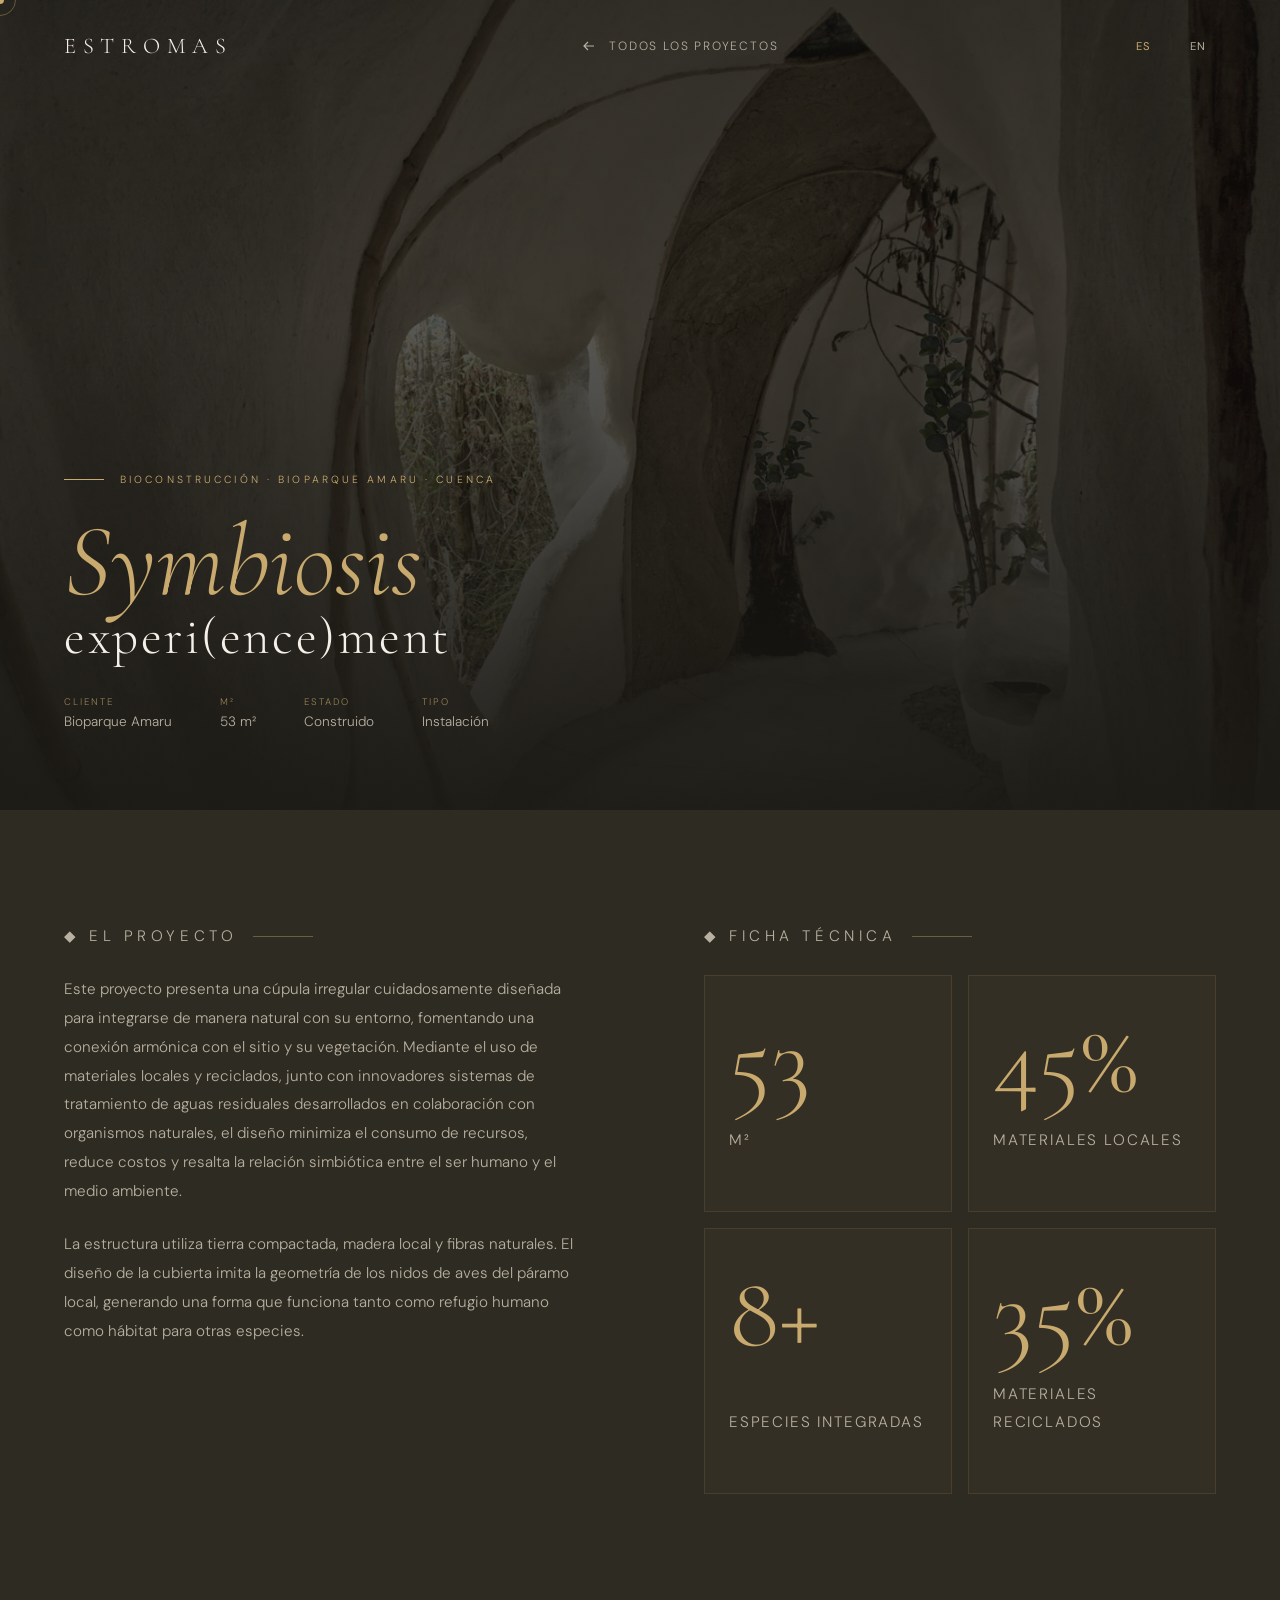
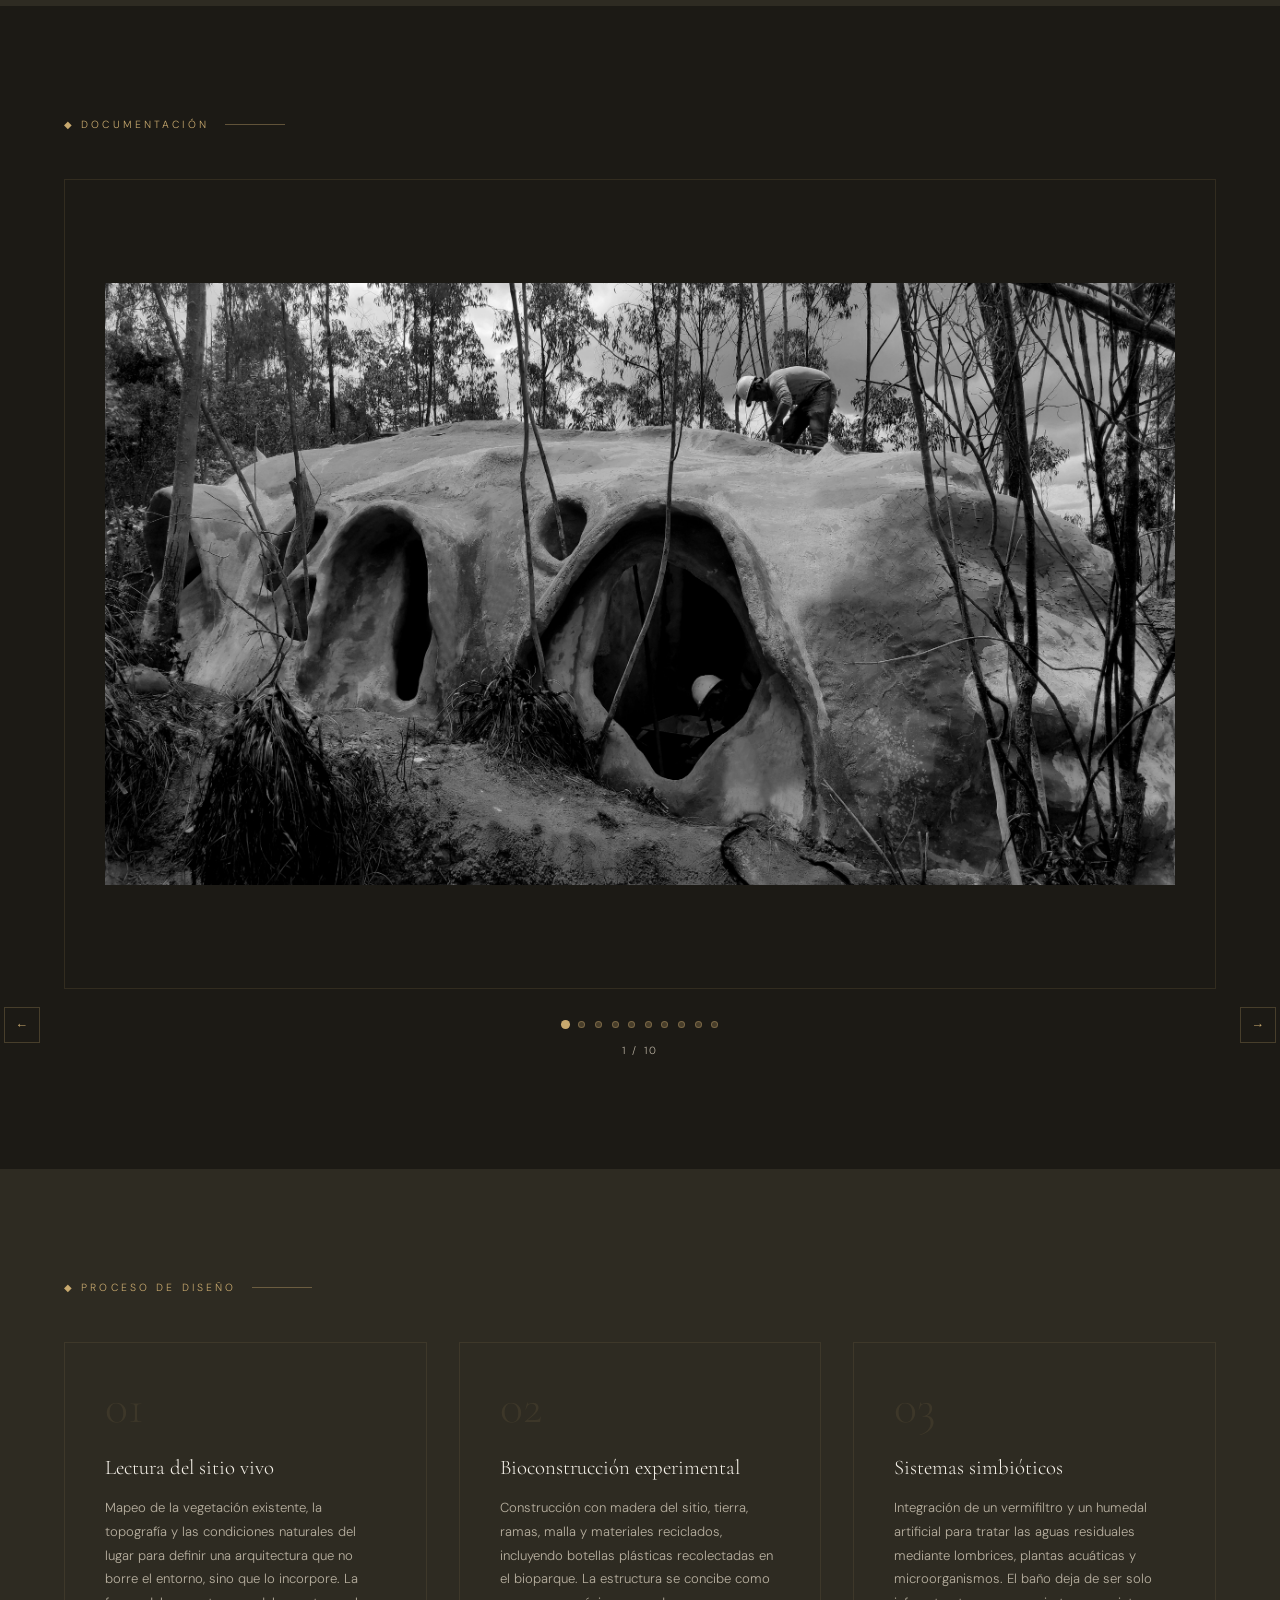
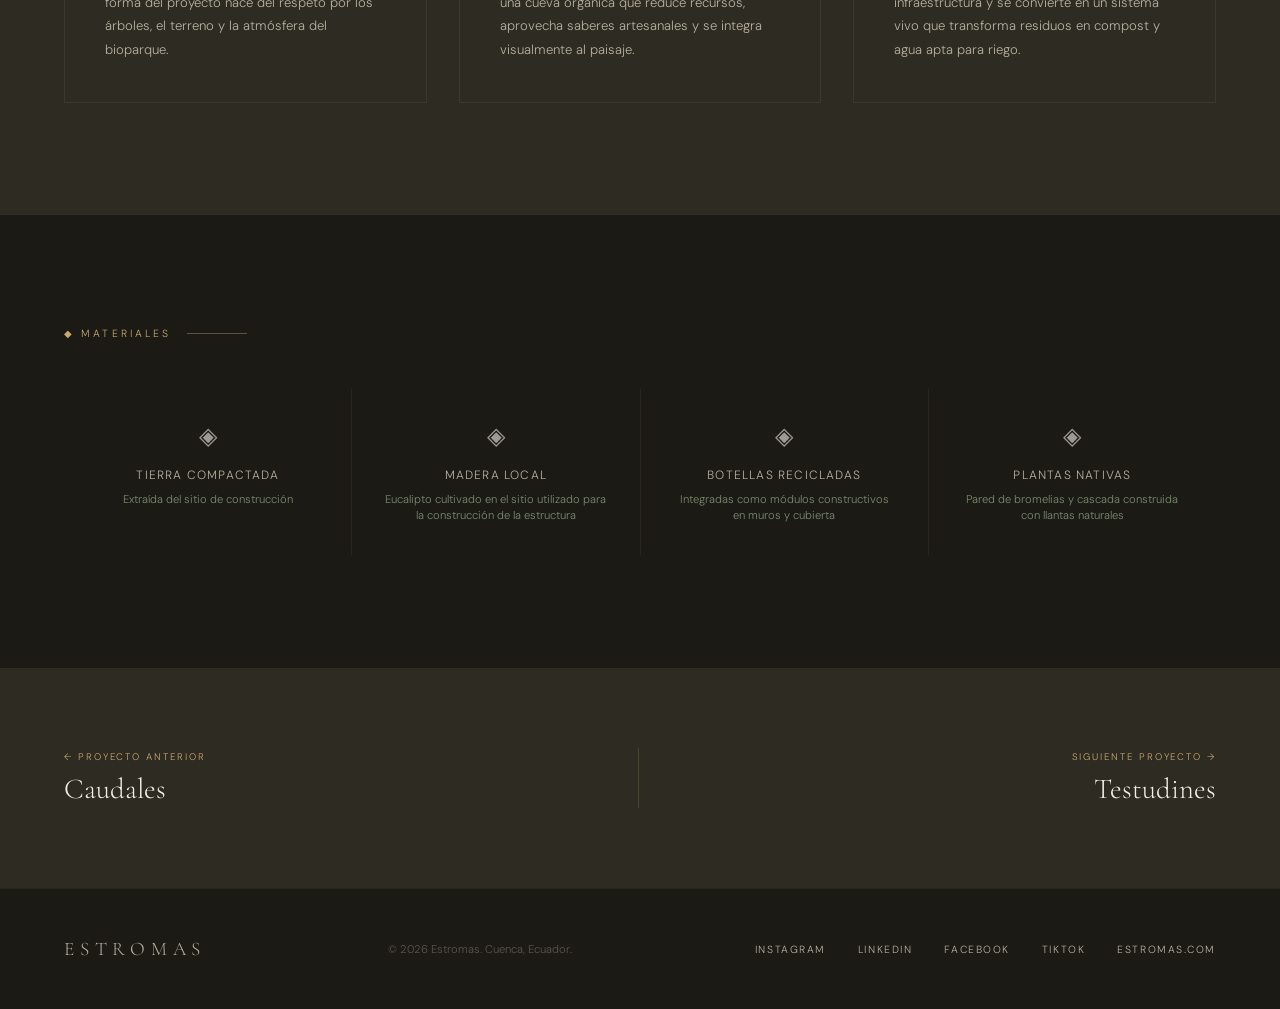
<file: Symbiosis.html>
<!DOCTYPE html>
<html lang="es">
<head>
<meta charset="UTF-8">
<meta name="viewport" content="width=device-width, initial-scale=1.0">
<title>Symbiosis — Estromas</title>
<link href="https://fonts.googleapis.com/css2?family=Cormorant+Garamond:ital,wght@0,300;0,400;0,600;1,300;1,400&family=DM+Sans:wght@300;400;500&display=swap" rel="stylesheet">
<style>
  :root{--soil:#1C1A15;--bark:#2E2B22;--moss:#4A5240;--lichen:#7A8C6E;--stone:#B8B0A0;--cream:#F4F0E8;--gold:#C8A96E;--gold-light:#E8C98E;}
  *,*::before,*::after{margin:0;padding:0;box-sizing:border-box;}
  html{scroll-behavior:smooth;}
  body{background:var(--soil);color:var(--cream);font-family:'DM Sans',sans-serif;font-weight:300;overflow-x:hidden;cursor:none;}
  .cursor{width:8px;height:8px;background:var(--gold);border-radius:50%;position:fixed;top:0;left:0;pointer-events:none;z-index:9999;transform:translate(-50%,-50%);}
  .cursor-ring{width:32px;height:32px;border:1px solid rgba(200,169,110,0.4);border-radius:50%;position:fixed;top:0;left:0;pointer-events:none;z-index:9998;transform:translate(-50%,-50%);transition:all 0.15s ease;}
  nav{position:fixed;top:0;left:0;right:0;z-index:100;display:flex;align-items:center;justify-content:space-between;padding:2rem 4rem;transition:background 0.4s,padding 0.4s;}
  nav.scrolled{background:rgba(28,26,21,0.92);backdrop-filter:blur(12px);padding:1.2rem 4rem;border-bottom:1px solid rgba(200,169,110,0.1);}
  .nav-logo{font-family:'Cormorant Garamond',serif;font-size:1.4rem;font-weight:300;letter-spacing:.3em;text-transform:uppercase;color:var(--cream);text-decoration:none;}
  .nav-logo .l{color:var(--cream);transition:color 0.3s;display:inline-block;}
  .nav-logo:hover .l:nth-child(1){color:var(--gold);transition-delay:0s;}.nav-logo:hover .l:nth-child(2){color:var(--gold);transition-delay:.04s;}.nav-logo:hover .l:nth-child(3){color:var(--gold);transition-delay:.08s;}.nav-logo:hover .l:nth-child(4){color:var(--gold);transition-delay:.12s;}.nav-logo:hover .l:nth-child(5){color:var(--gold);transition-delay:.16s;}.nav-logo:hover .l:nth-child(6){color:var(--gold);transition-delay:.20s;}.nav-logo:hover .l:nth-child(7){color:var(--gold);transition-delay:.24s;}.nav-logo:hover .l:nth-child(8){color:var(--gold);transition-delay:.28s;}
  .nav-back{display:flex;align-items:center;gap:.8rem;color:var(--stone);text-decoration:none;font-size:.75rem;letter-spacing:.15em;text-transform:uppercase;transition:color .3s;}
  .nav-back:hover{color:var(--gold);}
  .nav-back svg{transition:transform .3s;}.nav-back:hover svg{transform:translateX(-4px);}
  .nav-lang{display:flex;gap:.5rem;}
  .lang-btn{background:none;border:none;cursor:none;color:var(--stone);font-family:'DM Sans',sans-serif;font-size:.7rem;letter-spacing:.1em;padding:.3rem .6rem;transition:color .3s;text-transform:uppercase;}
  .lang-btn.active,.lang-btn:hover{color:var(--gold);}
  .lang-divider{color:var(--bark);align-self:center;}
  .proj-hero{height:90vh;min-height:600px;display:flex;flex-direction:column;justify-content:flex-end;padding:0 4rem 5rem;position:relative;overflow:hidden;}
  .proj-hero-bg{position:absolute;inset:0;background:linear-gradient(160deg,#0D0E08 0%,#1a1f10 50%,#0F1209 100%);}
  .proj-hero-img{position:absolute;inset:0;width:100%;height:100%;object-fit:cover;filter:brightness(.45) saturate(.7);z-index:0;}
  .proj-hero-bg::after{content:'';position:absolute;inset:0;background-image:radial-gradient(ellipse 80% 60% at 60% 40%,rgba(74,82,64,0.3) 0%,transparent 70%);}
  .proj-hero-visual{position:absolute;inset:0;display:flex;align-items:center;justify-content:center;z-index:0;}
  .proj-hero-overlay{position:absolute;inset:0;background:linear-gradient(to top,rgba(28,26,21,0.95) 0%,rgba(28,26,21,0.3) 60%,rgba(28,26,21,0.5) 100%);z-index:1;}
  .proj-eyebrow{position:relative;z-index:2;font-size:.65rem;letter-spacing:.3em;text-transform:uppercase;color:var(--gold);margin-bottom:1.5rem;display:flex;align-items:center;gap:1rem;opacity:0;animation:fadeUp 1s .3s forwards;}
  .proj-eyebrow::before{content:'';display:block;width:40px;height:1px;background:var(--gold);}
  .proj-title-wrap{position:relative;z-index:2;opacity:0;animation:fadeUp 1s .5s forwards;}
  .proj-title-wrap h1{font-family:'Cormorant Garamond',serif;font-weight:300;line-height:1.0;margin-bottom:1rem;}
  .proj-title-wrap h1 .t1{font-size:clamp(3rem,8vw,7rem);display:block;color:var(--gold);font-style:italic;}
  .proj-title-wrap h1 .t2{font-size:clamp(1.5rem,4vw,3.5rem);display:block;color:var(--cream);letter-spacing:.05em;}
  .proj-meta-row{display:flex;gap:3rem;margin-top:2rem;flex-wrap:wrap;}
  .proj-meta-item{display:flex;flex-direction:column;gap:.3rem;}
  .proj-meta-label{font-size:.6rem;letter-spacing:.2em;text-transform:uppercase;color:var(--gold);opacity:.7;}
  .proj-meta-val{font-size:.85rem;color:var(--stone);}
  @keyframes fadeUp{from{opacity:0;transform:translateY(30px);}to{opacity:1;transform:translateY(0);}}
  .proj-section{padding:7rem 4rem;}
  .section-label{font-size:.65rem;letter-spacing:.3em;text-transform:uppercase;color:var(--gold);display:flex;align-items:center;gap:1rem;margin-bottom:3rem;}
  .section-label::after{content:'';flex:1;max-width:60px;height:1px;background:var(--gold);opacity:.4;}
  .proj-desc{background:var(--bark);}
  .proj-desc-inner{display:grid;grid-template-columns:1fr 1fr;gap:8rem;align-items:start;}
  .proj-desc p{font-size:.95rem;line-height:1.9;color:var(--stone);margin-bottom:1.5rem;}
  .proj-specs-grid{display:grid;grid-template-columns:1fr 1fr;gap:1rem;}
  .spec{padding: 2rem 1.5rem;border:1px solid rgba(200,169,110,0.12);background:rgba(200,169,110,0.03);display:flex;flex-direction:column;justify-content:space-between;}
  .spec-num{font-family:'Cormorant Garamond',serif;font-size:clamp(4rem,8vw,7rem);font-weight:300;color:var(--gold);line-height:1;margin-bottom:1rem;display:block;}
  .spec-label{font-size:.6rem;letter-spacing:.12em;text-transform:uppercase;color:var(--stone);line-height:1.5;}
  .proj-gallery{background:var(--soil);}
  .gallery-placeholder{width:100%;height:100%;display:flex;align-items:center;justify-content:center;}
  .gp-1{background:linear-gradient(135deg,#1a2012,#2d3a20);}
  .gp-2{background:linear-gradient(135deg,#12191a,#1f2e2e);}
  .gp-3{background:linear-gradient(135deg,#1a1612,#2e2820);}
  .proj-process{background:var(--bark);}
  .process-grid{display:grid;grid-template-columns:repeat(3,1fr);gap:2rem;}
  .process-step{padding:2.5rem;border:1px solid rgba(200,169,110,.1);position:relative;}
  .process-step::before{content:'';position:absolute;top:0;left:0;right:0;height:2px;background:var(--gold);transform:scaleX(0);transition:transform .4s;transform-origin:left;}
  .process-step:hover::before{transform:scaleX(1);}
  .step-num{font-family:'Cormorant Garamond',serif;font-size:3rem;font-weight:300;color:rgba(200,169,110,.1);line-height:1;margin-bottom:1.5rem;}
  .step-title{font-family:'Cormorant Garamond',serif;font-size:1.3rem;font-weight:300;color:var(--cream);margin-bottom:1rem;}
  .step-desc{font-size:.82rem;line-height:1.8;color:var(--stone);}
  .proj-tech{background:var(--soil);}
  .tech-grid{display:grid;grid-template-columns:repeat(4,1fr);gap:1px;background:rgba(200,169,110,.08);}
  .tech-item{padding:2rem;background:var(--soil);text-align:center;}
  .tech-icon{font-size:1.5rem;margin-bottom:1rem;opacity:.6;}
  .tech-name{font-size:.75rem;letter-spacing:.1em;text-transform:uppercase;color:var(--stone);margin-bottom:.5rem;}
  .tech-detail{font-size:.7rem;color:var(--lichen);line-height:1.5;}
  .proj-nav{background:var(--bark);padding:5rem 4rem;}
  .proj-nav-inner{display:flex;justify-content:space-between;align-items:center;}
  .proj-nav-link{display:flex;flex-direction:column;gap:.5rem;text-decoration:none;transition:opacity .3s;}
  .proj-nav-link:hover{opacity:.7;}
  .proj-nav-dir{font-size:.6rem;letter-spacing:.2em;text-transform:uppercase;color:var(--gold);}
  .proj-nav-name{font-family:'Cormorant Garamond',serif;font-size:1.8rem;font-weight:300;color:var(--cream);}
  .proj-nav-divider{width:1px;height:60px;background:rgba(200,169,110,.2);}
  footer{background:var(--soil);padding:3rem 4rem;border-top:1px solid rgba(200,169,110,.08);display:flex;justify-content:space-between;align-items:center;}
  .footer-logo{font-family:'Cormorant Garamond',serif;font-size:1.2rem;letter-spacing:.3em;text-transform:uppercase;color:var(--stone);}
  .footer-copy{font-size:.7rem;color:rgba(184,176,160,.4);}
  .footer-social{display:flex;gap:2rem;}
  .footer-social a{font-size:.65rem;letter-spacing:.15em;text-transform:uppercase;color:var(--stone);text-decoration:none;transition:color .3s;}
  .footer-social a:hover{color:var(--gold);}
  .reveal{opacity:0;transform:translateY(40px);transition:opacity .8s,transform .8s;}
  .reveal.visible{opacity:1;transform:translateY(0);}
  .reveal-delay-1{transition-delay:.1s;}.reveal-delay-2{transition-delay:.2s;}
  body.lang-en [data-es]{display:none;}body.lang-en [data-en]{display:block;}body.lang-es [data-en]{display:none;}body.lang-es [data-es]{display:block;}
  body.lang-en span[data-es]{display:none;}body.lang-en span[data-en]{display:inline;}body.lang-es span[data-en]{display:none;}body.lang-es span[data-es]{display:inline;}
  @media(max-width:768px){nav{padding:.8rem 1.2rem;flex-wrap:nowrap;gap:.5rem;}.nav-logo{font-size:.75rem;letter-spacing:.12em;white-space:nowrap;flex-shrink:0;}.nav-back{font-size:.55rem;letter-spacing:.05em;gap:.4rem;flex-shrink:1;min-width:0;}.nav-back svg{flex-shrink:0;width:12px;height:12px;}.nav-back span{overflow:hidden;text-overflow:ellipsis;white-space:nowrap;}.nav-lang{flex-shrink:0;}.proj-hero{padding:0 1.5rem 4rem;}.proj-section{padding:4rem 1.5rem;}.proj-desc-inner{grid-template-columns:1fr;gap:3rem;}.process-grid{grid-template-columns:1fr;}.tech-grid{grid-template-columns:1fr 1fr;}.proj-nav-inner{flex-direction:column;gap:2rem;text-align:center;}footer{flex-direction:column;gap:1.5rem;text-align:center;padding:2rem 1.5rem;}}
</style>
</head>
<body class="lang-es">
<div class="cursor" id="cursor"></div>
<div class="cursor-ring" id="cursorRing"></div>
<nav id="navbar">
  <a href="index.html" class="nav-logo"><span class="l">E</span><span class="l">S</span><span class="l">T</span><span class="l">R</span><span class="l">O</span><span class="l">M</span><span class="l">A</span><span class="l">S</span></a>
  <a href="index.html#proyectos" class="nav-back"><svg width="16" height="16" viewBox="0 0 16 16" fill="none"><path d="M13 8H3M7 12l-4-4 4-4" stroke="currentColor" stroke-width="1.2"/></svg><span data-es>Todos los proyectos</span><span data-en>All projects</span></a>
  <div class="nav-lang"><button class="lang-btn active" onclick="setLang('es')">ES</button><span class="lang-divider">|</span><button class="lang-btn" onclick="setLang('en')">EN</button></div>
</nav>

<section class="proj-hero">
  <div class="proj-hero-bg"></div>
  <!-- ============================================
  📷 HERO — IMAGEN DE FONDO
  Cambia el src por tu imagen:
  ============================================ -->
  <img src="proyectos\symbiosis\03_pasillo_bioclimatico.webp" class="proj-hero-img" onerror="this.style.display='none'">
  <div class="proj-hero-visual">
      <path d="M200 300 Q400 100 600 300" stroke="#C8A96E" stroke-width="0.4" fill="none"/>
      <path d="M180 300 Q400 80 620 300" stroke="#C8A96E" stroke-width="0.3" fill="none" opacity="0.5"/>
    </svg>
  </div>
  <div class="proj-hero-overlay"></div>
  <p class="proj-eyebrow"><span data-es>Bioconstrucción · Bioparque Amaru · Cuenca</span><span data-en>Bioconstruction · Bioparque Amaru · Cuenca</span></p>
  <div class="proj-title-wrap">
    <h1><span class="t1">Symbiosis</span><span class="t2">experi(ence)ment</span></h1>
    <div class="proj-meta-row">
      <div class="proj-meta-item"><span class="proj-meta-label" data-es>Cliente</span><span class="proj-meta-label" data-en>Client</span><span class="proj-meta-val">Bioparque Amaru</span></div>
      <div class="proj-meta-item"><span class="proj-meta-label">m²</span><span class="proj-meta-val">53 m²</span></div>
      <div class="proj-meta-item"><span class="proj-meta-label" data-es>Estado</span><span class="proj-meta-label" data-en>Status</span><span class="proj-meta-val" data-es>Construido</span><span class="proj-meta-val" data-en>Built</span></div>
      <div class="proj-meta-item"><span class="proj-meta-label" data-es>Tipo</span><span class="proj-meta-label" data-en>Type</span><span class="proj-meta-val" data-es>Instalación</span><span class="proj-meta-val" data-en>Installation</span></div>
    </div>
  </div>
</section>

<section class="proj-section proj-desc">
  <div class="proj-desc-inner">
    <div class="reveal">
      <p class="section-label"><span data-es>◆ El Proyecto</span><span data-en>◆ The Project</span></p>
      <p data-es>Este proyecto presenta una cúpula irregular cuidadosamente diseñada para integrarse de manera natural con su entorno, fomentando una conexión armónica con el sitio y su vegetación. Mediante el uso de materiales locales y reciclados, junto con innovadores sistemas de tratamiento de aguas residuales desarrollados en colaboración con organismos naturales, el diseño minimiza el consumo de recursos, reduce costos y resalta la relación simbiótica entre el ser humano y el medio ambiente.</p>
      <p data-en>This project features an irregular dome carefully designed to blend naturally with its surroundings, fostering a harmonious connection with the site and its vegetation. By using local and recycled materials, along with innovative wastewater treatment systems developed in collaboration with natural organisms, the design minimizes resource consumption, reduces costs, and highlights the symbiotic relationship between humans and the environment.</p>
      <p data-es>La estructura utiliza tierra compactada, madera local y fibras naturales. El diseño de la cubierta imita la geometría de los nidos de aves del páramo local, generando una forma que funciona tanto como refugio humano como hábitat para otras especies.</p>
      <p data-en>A shell-like structure — built primarily from earth, locally sourced wood, and glass — became the architectural response. Through close collaboration with biologists, the internal temperature and humidity were carefully regulated to meet the animals' needs. As a result, the living conditions and well-being of these creatures were significantly improved.</p>
    </div>
    <div class="reveal reveal-delay-1">
      <p class="section-label"><span data-es>◆ Ficha Técnica</span><span data-en>◆ Technical Sheet</span></p>
      <div class="proj-specs-grid">
        <div class="spec"><p class="spec-num" style="font-size:clamp(4rem,8vw,7rem);font-family:'Cormorant Garamond',serif;font-weight:300;color:#C8A96E;line-height:1;margin-bottom:1rem;display:block;">53</p><p class="spec-label">m²</p></div>
        <div class="spec"><p class="spec-num" style="font-size:clamp(4rem,8vw,7rem);font-family:'Cormorant Garamond',serif;font-weight:300;color:#C8A96E;line-height:1;margin-bottom:1rem;display:block;">45%</p><p class="spec-label" data-es>Materiales locales</p><p class="spec-label" data-en>Local materials</p></div>
        <div class="spec"><p class="spec-num" style="font-size:clamp(4rem,8vw,7rem);font-family:'Cormorant Garamond',serif;font-weight:300;color:#C8A96E;line-height:1;margin-bottom:1rem;display:block;">8+</p><p class="spec-label" data-es>Especies integradas</p><p class="spec-label" data-en>Integrated species</p></div>
        <div class="spec"><p class="spec-num" style="font-size:clamp(4rem,8vw,7rem);font-family:'Cormorant Garamond',serif;font-weight:300;color:#C8A96E;line-height:1;margin-bottom:1rem;display:block;">35%</p><p class="spec-label" data-es>Materiales reciclados</p><p class="spec-label" data-en>Recycled materials</p></div>
      </div>
    </div>
  </div>
</section>

<section class="proj-section proj-gallery">
  <p class="section-label reveal"><span data-es>◆ Documentación</span><span data-en>◆ Documentation</span></p>

  <div class="slideshow reveal" id="slideshow">
    <div class="slides-container">

      <!-- ============================================
      📷 SLIDE 1 — cambia el src por tu imagen:
      ============================================ -->
      <div class="slide active">
        <div class="slide-frame">
          <img src="proyectos/symbiosis/1708313578633.jpg" class="slide-img" alt="">
          <span class="zoom-icon" onclick="openLightbox(this.previousElementSibling)">⊕</span>
        </div>
      </div>

      <!-- ============================================
      📷 SLIDE 2 — cambia el src por tu imagen:
      ============================================ -->
      <div class="slide">
        <div class="slide-frame">
          <img src="proyectos/symbiosis/11_pasillo_organico_interior.webp" class="slide-img" alt="">
          <span class="zoom-icon" onclick="openLightbox(this.previousElementSibling)">⊕</span>
        </div>
      </div>

      <!-- ============================================
      📷 SLIDE 3 — cambia el src por tu imagen:
      ============================================ -->
      <div class="slide">
        <div class="slide-frame">
          <img src="proyectos/symbiosis/02_detalle_muro_organico.webp" class="slide-img" alt="">
          <span class="zoom-icon" onclick="openLightbox(this.previousElementSibling)">⊕</span>
        </div>
      </div>

      <!-- ============================================
      📷 SLIDE 4 — cambia el src por tu imagen:
      ============================================ -->
      <div class="slide">
        <div class="slide-frame">
          <img src="proyectos/symbiosis/08_bano_vermifiltro_interior.webp" class="slide-img" alt="">
          <span class="zoom-icon" onclick="openLightbox(this.previousElementSibling)">⊕</span>
        </div>
      </div>

      <!-- ============================================
      📷 SLIDE 5 — cambia el src por tu imagen:
      ============================================ -->
      <div class="slide">
        <div class="slide-frame">
          <img src="proyectos/symbiosis/06_planta_arquitectonica.webp" class="slide-img" alt="">
          <span class="zoom-icon" onclick="openLightbox(this.previousElementSibling)">⊕</span>
        </div>
      </div>

      <!-- ============================================
      📷 SLIDE 6 — cambia el src por tu imagen:
      ============================================ -->
      <div class="slide">
        <div class="slide-frame">
          <img src="proyectos/symbiosis/10_bano_detalle_espanol.webp" class="slide-img" alt="">
          <span class="zoom-icon" onclick="openLightbox(this.previousElementSibling)">⊕</span>
        </div>
      </div>

      <!-- ============================================
      📷 SLIDE 7 — cambia el src por tu imagen:
      ============================================ -->
      <div class="slide">
        <div class="slide-frame">
          <img src="proyectos/symbiosis/01_bano_vermifiltro_boceto_ingles.webp" class="slide-img" alt="">
          <span class="zoom-icon" onclick="openLightbox(this.previousElementSibling)">⊕</span>
        </div>
      </div>

      <!-- ============================================
      📷 SLIDE 8 — cambia el src por tu imagen:
      ============================================ -->
      <div class="slide">
        <div class="slide-frame">
          <img src="proyectos/symbiosis/07_vermifiltro_toma_muestra.webp" class="slide-img" alt="">
          <span class="zoom-icon" onclick="openLightbox(this.previousElementSibling)">⊕</span>
        </div>
      </div>

      <!-- ============================================
      📷 SLIDE 9 — cambia el src por tu imagen:
      ============================================ -->
      <div class="slide">
        <div class="slide-frame">
          <img src="proyectos/symbiosis/05_humedal_detalle.webp" class="slide-img" alt="">
          <span class="zoom-icon" onclick="openLightbox(this.previousElementSibling)">⊕</span>
        </div>
      </div>

      <!-- ============================================
      📷 SLIDE 10 — cambia el src por tu imagen:
      ============================================ -->
      <div class="slide">
        <div class="slide-frame">
          <img src="proyectos/symbiosis/lombrices.png" class="slide-img" alt="">
          <span class="zoom-icon" onclick="openLightbox(this.previousElementSibling)">⊕</span>
        </div>
      </div>

    </div>

    <div class="slide-controls">
      <button class="slide-arrow prev" onclick="goToSlide((currentSlide-1+10)%10)">&#8592;</button>
      <button class="slide-dot active" onclick="goToSlide(0)"></button>
      <button class="slide-dot" onclick="goToSlide(1)"></button>
      <button class="slide-dot" onclick="goToSlide(2)"></button>
      <button class="slide-dot" onclick="goToSlide(3)"></button>
      <button class="slide-dot" onclick="goToSlide(4)"></button>
      <button class="slide-dot" onclick="goToSlide(5)"></button>
      <button class="slide-dot" onclick="goToSlide(6)"></button>
      <button class="slide-dot" onclick="goToSlide(7)"></button>
      <button class="slide-dot" onclick="goToSlide(8)"></button>
      <button class="slide-dot" onclick="goToSlide(9)"></button>
      <button class="slide-arrow next" onclick="goToSlide((currentSlide+1)%10)">&#8594;</button>
    </div>
  </div>
  <p class="slide-counter" id="slideCounter">1 / 10</p>

  <div class="lightbox" id="lightbox" onclick="closeLightbox()">
    <button class="lightbox-close" onclick="closeLightbox()">✕</button>
    <div class="lightbox-content" id="lightboxContent" onclick="event.stopPropagation()"></div>
  </div>

  <style>
    .slideshow{position:relative;}
    .slides-container{position:relative;width:100%;height:90vh;background:var(--soil);border:1px solid rgba(200,169,110,.12);}
    .slide{position:absolute;top:0;left:0;width:100%;height:100%;opacity:0;pointer-events:none;transition:opacity 1s ease;display:flex;align-items:center;justify-content:center;padding:2.5rem;box-sizing:border-box;}
    .slide.active{opacity:1;pointer-events:all;}
    .slide-frame{position:relative;display:flex;align-items:center;justify-content:center;width:100%;height:100%;}
    .slide-img{max-width:100%;max-height:100%;width:auto;height:auto;object-fit:contain;display:block;filter:brightness(.92);transition:filter .6s;}
    .slide.active .slide-img{filter:brightness(1);}
    .zoom-icon{position:absolute;top:.6rem;right:.6rem;color:rgba(200,169,110,.7);font-size:1rem;opacity:0;transition:opacity .3s;cursor:pointer;pointer-events:all;}
    .slide-frame:hover .zoom-icon{opacity:1;}
    .slide-controls{position:relative;display:flex;justify-content:center;align-items:center;gap:.6rem;margin-top:2rem;flex-wrap:wrap;}
    .slide-dot{width:7px;height:7px;border-radius:50%;background:rgba(200,169,110,.25);border:1px solid rgba(200,169,110,.4);cursor:pointer !important;transition:all .3s;}
    .slide-dot.active{background:var(--gold);transform:scale(1.3);}
    .slide-counter{text-align:center;margin-top:1rem;font-size:.65rem;letter-spacing:.2em;text-transform:uppercase;color:var(--stone);}
    .slide-arrow{position:absolute;top:50%;transform:translateY(-50%);background:none;border:1px solid rgba(200,169,110,.25);color:var(--gold);width:36px;height:36px;display:flex;align-items:center;justify-content:center;cursor:pointer !important;transition:all .3s;font-size:.8rem;}
    .slide-arrow:hover{background:rgba(200,169,110,.1);border-color:rgba(200,169,110,.6);}
    .slide-arrow.prev{left:-60px;}
    .slide-arrow.next{right:-60px;}
    .lightbox{display:none;position:fixed;inset:0;background:rgba(10,10,8,.96);z-index:1000;align-items:center;justify-content:center;flex-direction:column;gap:1.5rem;padding:2rem;}
    .lightbox.open{display:flex;animation:lbFade .3s ease;}
    @keyframes lbFade{from{opacity:0;}to{opacity:1;}}
    .lightbox-close{position:absolute;top:2rem;right:2rem;background:none;border:1px solid rgba(200,169,110,.3);color:var(--gold);font-size:1rem;width:44px;height:44px;cursor:pointer;transition:all .3s;display:flex;align-items:center;justify-content:center;}
    .lightbox-close:hover{background:var(--gold);color:var(--soil);}
    .lightbox-content{max-width:92vw;max-height:88vh;display:flex;align-items:center;justify-content:center;}
    .lightbox-content img{max-width:90vw;max-height:86vh;object-fit:contain;display:block;}
    @media(max-width:768px){
      .slides-container{height:70vw;min-height:260px;}
      .slide{padding:1rem;}
      .slide-arrow.prev{left:-18px;}
      .slide-arrow.next{right:-18px;}
      .slide-arrow{width:40px;height:40px;}
      .slide-dot{width:6px;height:6px;}
    }
    @media(min-width:769px) and (max-width:1024px){.slides-container{height:75vh;}}
  </style>

  <script>
    let currentSlide=0,isPaused=false;
    const slides=document.querySelectorAll('.slide');
    const dots=document.querySelectorAll('.slide-dot');
    const counter=document.getElementById('slideCounter');
    const slideshow=document.getElementById('slideshow');
    function goToSlide(n){slides[currentSlide].classList.remove('active');dots[currentSlide].classList.remove('active');currentSlide=n;slides[currentSlide].classList.add('active');dots[currentSlide].classList.add('active');counter.textContent=(currentSlide+1)+' / '+slides.length;}
    slideshow.addEventListener('mouseenter',()=>isPaused=true);
    slideshow.addEventListener('mouseleave',()=>isPaused=false);
    setInterval(()=>{if(!isPaused)goToSlide((currentSlide+1)%slides.length);},5000);
    function openLightbox(img){const lb=document.getElementById('lightbox');const ct=document.getElementById('lightboxContent');ct.innerHTML='';const c=img.cloneNode(true);c.style.maxWidth='90vw';c.style.maxHeight='86vh';c.style.objectFit='contain';ct.appendChild(c);lb.classList.add('open');document.body.style.overflow='hidden';isPaused=true;}
    function closeLightbox(){document.getElementById('lightbox').classList.remove('open');document.body.style.overflow='';isPaused=false;}
    document.addEventListener('keydown',e=>{if(e.key==='Escape')closeLightbox();});
  </script>
</section>



<section class="proj-section proj-process">
  <p class="section-label reveal"><span data-es>◆ Proceso de Diseño</span><span data-en>◆ Design Process</span></p>
  <div class="process-grid">
    <div class="process-step reveal">
      <p class="step-num">01</p>
      <h3 class="step-title" data-es>Lectura del sitio vivo</h3><h3 class="step-title" data-en>Reading the living site</h3>
      <p class="step-desc" data-es>Mapeo de la vegetación existente, la topografía y las condiciones naturales del lugar para definir una arquitectura que no borre el entorno, sino que lo incorpore. La forma del proyecto nace del respeto por los árboles, el terreno y la atmósfera del bioparque.</p>
      <p class="step-desc" data-en>Mapping of existing vegetation, topography, and natural conditions to define an architecture that does not erase the environment, but incorporates it. The project's form is born from respect for the trees, terrain, and atmosphere of the biopark.</p>
    </div>
    <div class="process-step reveal reveal-delay-1">
      <p class="step-num">02</p>
      <h3 class="step-title" data-es>Bioconstrucción experimental</h3><h3 class="step-title" data-en>Experimental bioconstruction</h3>
      <p class="step-desc" data-es>Construcción con madera del sitio, tierra, ramas, malla y materiales reciclados, incluyendo botellas plásticas recolectadas en el bioparque. La estructura se concibe como una cueva orgánica que reduce recursos, aprovecha saberes artesanales y se integra visualmente al paisaje.</p>
      <p class="step-desc" data-en>Construction with on-site wood, earth, branches, mesh, and recycled materials — including plastic bottles collected at the biopark. The structure is conceived as an organic cave that reduces resources, draws on artisanal knowledge, and integrates visually into the landscape.</p>
    </div>
    <div class="process-step reveal reveal-delay-2">
      <p class="step-num">03</p>
      <h3 class="step-title" data-es>Sistemas simbióticos</h3><h3 class="step-title" data-en>Symbiotic systems</h3>
      <p class="step-desc" data-es>Integración de un vermifiltro y un humedal artificial para tratar las aguas residuales mediante lombrices, plantas acuáticas y microorganismos. El baño deja de ser solo infraestructura y se convierte en un sistema vivo que transforma residuos en compost y agua apta para riego.</p>
      <p class="step-desc" data-en>Integration of a vermifilter and an artificial wetland to treat wastewater using worms, aquatic plants, and microorganisms. The bathroom ceases to be mere infrastructure and becomes a living system that transforms waste into compost and water suitable for irrigation.</p>
    </div>
  </div>
</section>

<section class="proj-section proj-tech">
  <p class="section-label reveal"><span data-es>◆ Materiales</span><span data-en>◆ Materials</span></p>
  <div class="tech-grid reveal">
    <div class="tech-item"><div class="tech-icon">◈</div><p class="tech-name" data-es>Tierra compactada</p><p class="tech-name" data-en>Compacted earth</p><p class="tech-detail" data-es>Extraída del sitio de construcción</p><p class="tech-detail" data-en>Extracted from the construction site</p></div>
    <div class="tech-item"><div class="tech-icon">◈</div><p class="tech-name" data-es>Madera local</p><p class="tech-name" data-en>Local timber</p><p class="tech-detail" data-es>Eucalipto cultivado en el sitio utilizado para la construcción de la estructura</p><p class="tech-detail" data-en>Eucalyptus grown on site used for the structural construction</p></div>
    <div class="tech-item"><div class="tech-icon">◈</div><p class="tech-name" data-es>Botellas recicladas</p><p class="tech-name" data-en>Recycled bottles</p><p class="tech-detail" data-es>Integradas como módulos constructivos en muros y cubierta</p><p class="tech-detail" data-en>Integrated as construction modules in walls and roof</p></div>
    <div class="tech-item"><div class="tech-icon">◈</div><p class="tech-name" data-es>Plantas nativas</p><p class="tech-name" data-en>Native plants</p><p class="tech-detail" data-es>Pared de bromelias y cascada construida con llantas naturales</p><p class="tech-detail" data-en>Bromeliad wall and waterfall built with natural tires</p></div>
  </div>
</section>

<div class="proj-nav">
  <div class="proj-nav-inner">
    <a href="caudales.html" class="proj-nav-link"><span class="proj-nav-dir" data-es>← Proyecto anterior</span><span class="proj-nav-dir" data-en>← Previous project</span><span class="proj-nav-name">Caudales</span></a>
    <div class="proj-nav-divider"></div>
    <a href="testudines.html" class="proj-nav-link" style="text-align:right;"><span class="proj-nav-dir" data-es>Siguiente proyecto →</span><span class="proj-nav-dir" data-en>Next project →</span><span class="proj-nav-name">Testudines</span></a>
  </div>
</div>

<footer>
  <p class="footer-logo">ESTROMAS</p>
  <p class="footer-copy">© 2026 Estromas. Cuenca, Ecuador.</p>
  <div class="footer-social"><a href="https://www.instagram.com/estromas/">Instagram</a><a href="https://www.linkedin.com/company/estromas/">LinkedIn</a><a href="https://www.facebook.com/EstromasBioarquitectura/">Facebook</a><a href="https://www.tiktok.com/@estromas">TikTok</a><a href="index.html">estromas.com</a></div>
</footer>
<script>
  const cursor=document.getElementById('cursor'),ring=document.getElementById('cursorRing');
  document.addEventListener('mousemove',e=>{cursor.style.left=e.clientX+'px';cursor.style.top=e.clientY+'px';setTimeout(()=>{ring.style.left=e.clientX+'px';ring.style.top=e.clientY+'px';},80);});
  window.addEventListener('scroll',()=>document.getElementById('navbar').classList.toggle('scrolled',scrollY>60));
  function setLang(l){document.body.className='lang-'+l;document.querySelectorAll('.lang-btn').forEach(b=>b.classList.toggle('active',b.textContent===l.toUpperCase()));}
  const obs=new IntersectionObserver(entries=>entries.forEach(e=>{if(e.isIntersecting)e.target.classList.add('visible');}),{threshold:.12});
  document.querySelectorAll('.reveal').forEach(el=>obs.observe(el));
  setLang('es');
</script>
</body>
</html>
</file>
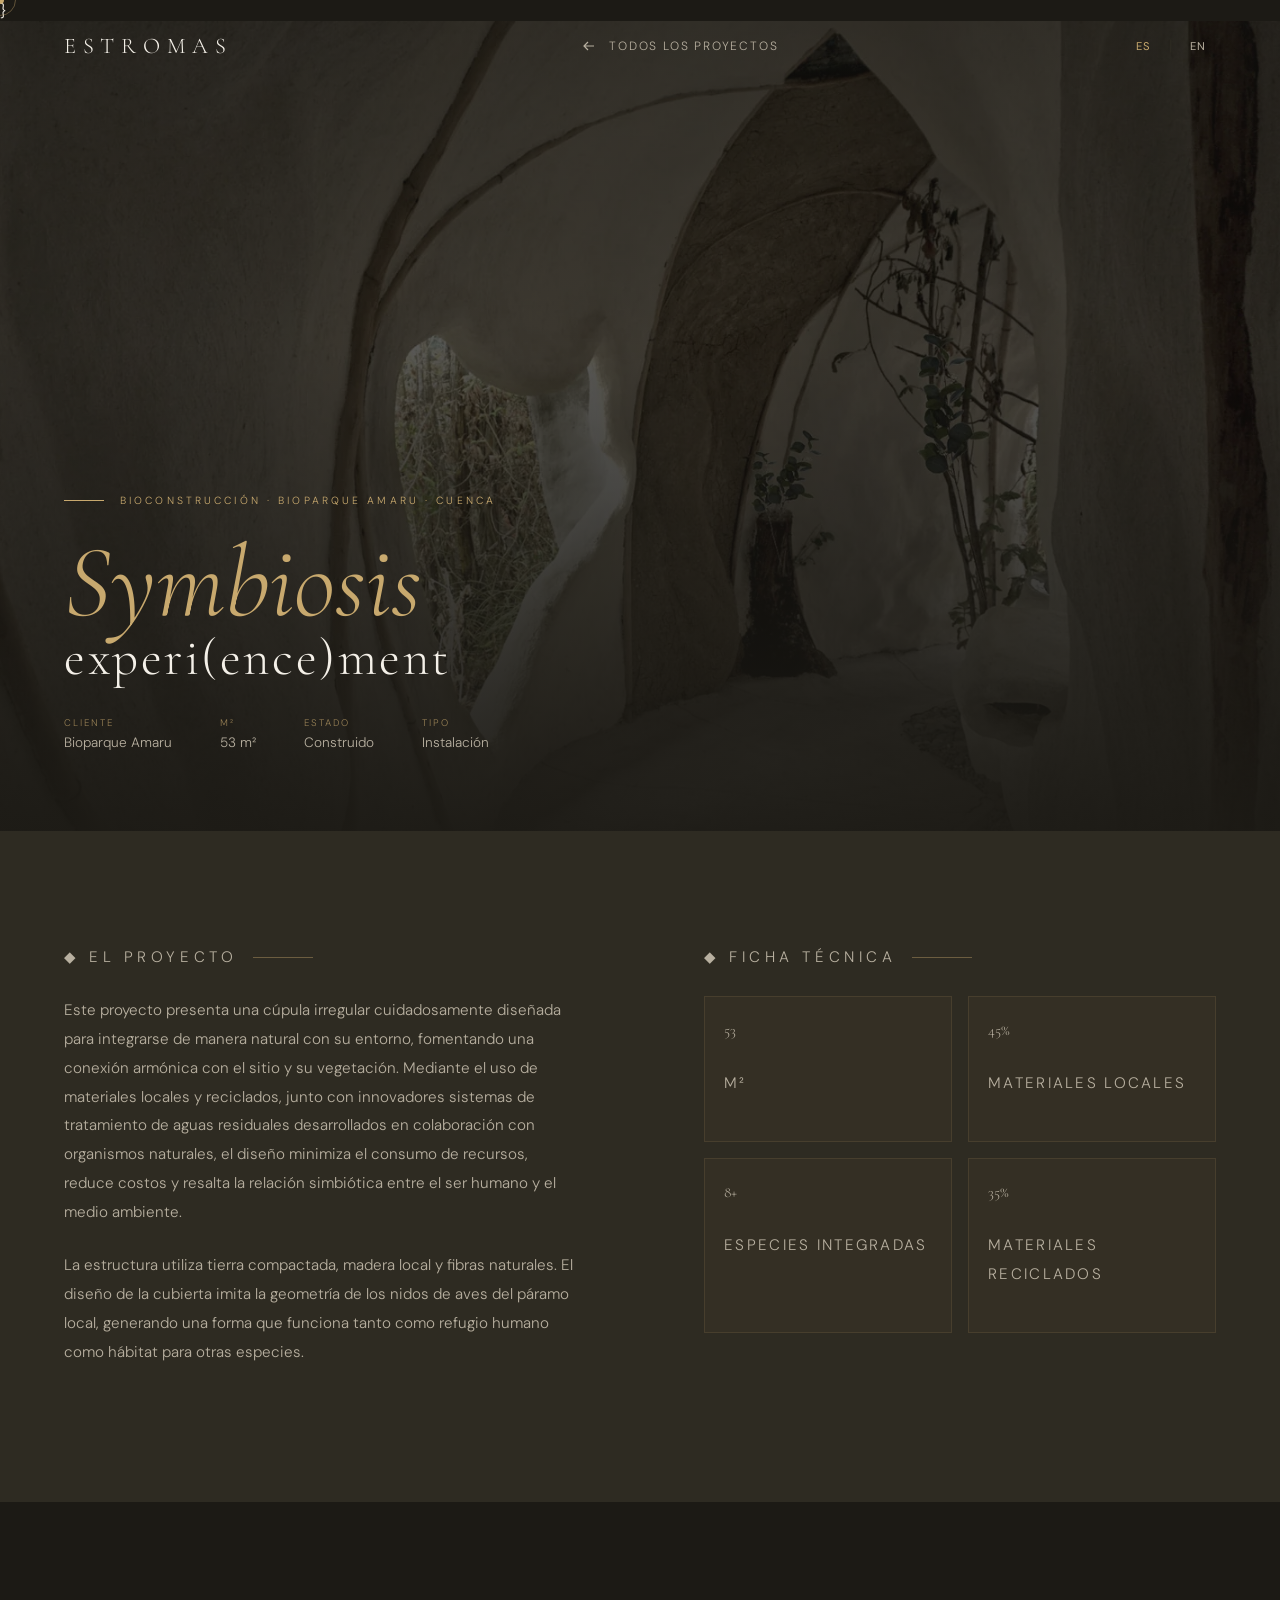
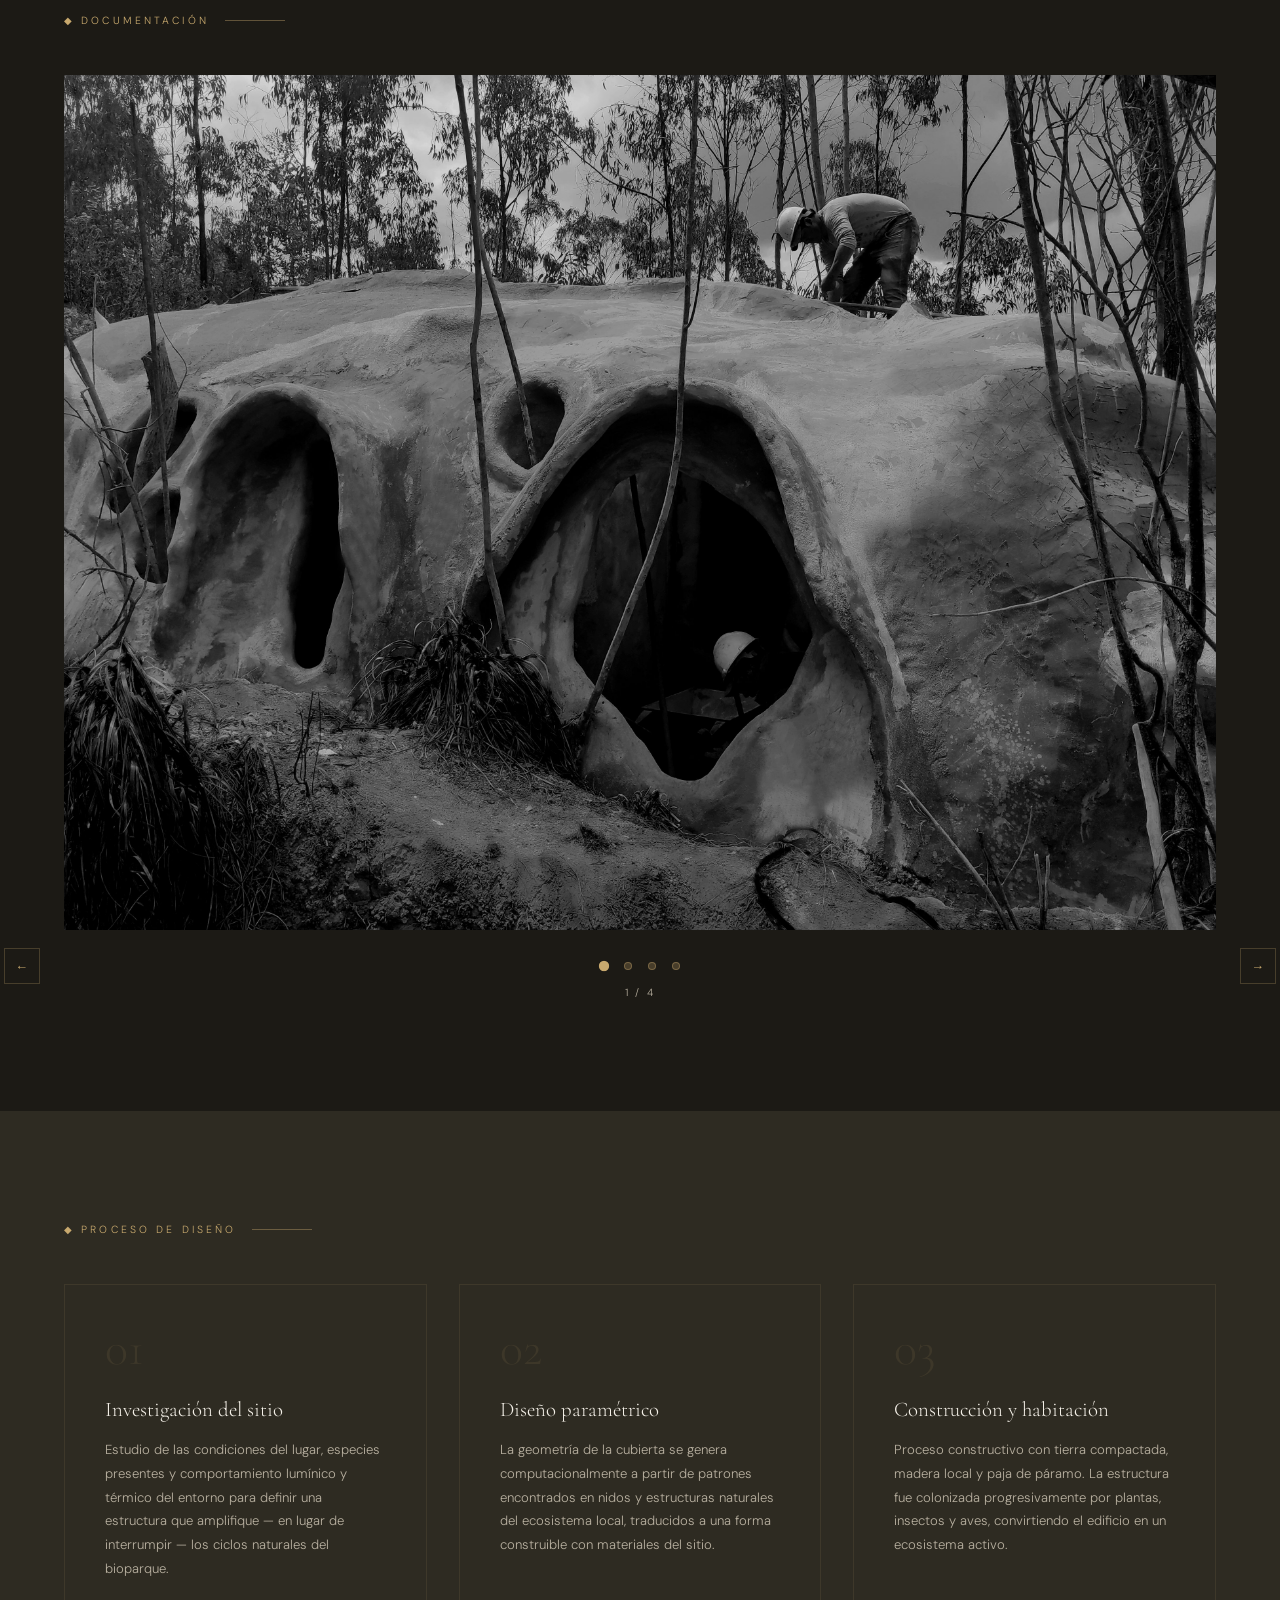
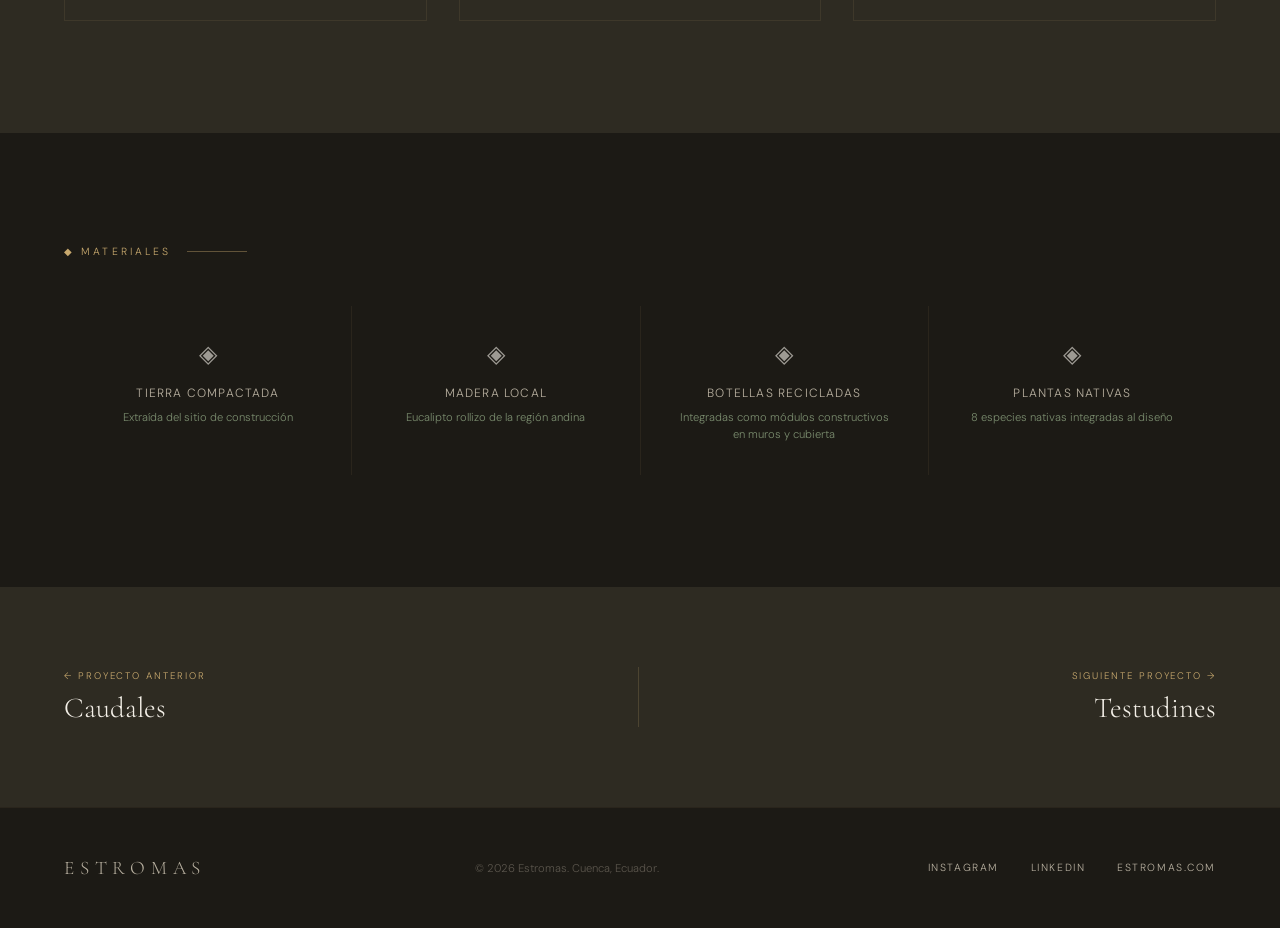
<file: symbiosis.html>
}<!DOCTYPE html>
<html lang="es">
<head>
<meta charset="UTF-8">
<meta name="viewport" content="width=device-width, initial-scale=1.0">
<title>Symbiosis — Estromas</title>
<link href="https://fonts.googleapis.com/css2?family=Cormorant+Garamond:ital,wght@0,300;0,400;0,600;1,300;1,400&family=DM+Sans:wght@300;400;500&display=swap" rel="stylesheet">
<style>
  :root{--soil:#1C1A15;--bark:#2E2B22;--moss:#4A5240;--lichen:#7A8C6E;--stone:#B8B0A0;--cream:#F4F0E8;--gold:#C8A96E;--gold-light:#E8C98E;}
  *,*::before,*::after{margin:0;padding:0;box-sizing:border-box;}
  html{scroll-behavior:smooth;}
  body{background:var(--soil);color:var(--cream);font-family:'DM Sans',sans-serif;font-weight:300;overflow-x:hidden;cursor:none;}
  .cursor{width:8px;height:8px;background:var(--gold);border-radius:50%;position:fixed;top:0;left:0;pointer-events:none;z-index:9999;transform:translate(-50%,-50%);}
  .cursor-ring{width:32px;height:32px;border:1px solid rgba(200,169,110,0.4);border-radius:50%;position:fixed;top:0;left:0;pointer-events:none;z-index:9998;transform:translate(-50%,-50%);transition:all 0.15s ease;}
  nav{position:fixed;top:0;left:0;right:0;z-index:100;display:flex;align-items:center;justify-content:space-between;padding:2rem 4rem;transition:background 0.4s,padding 0.4s;}
  nav.scrolled{background:rgba(28,26,21,0.92);backdrop-filter:blur(12px);padding:1.2rem 4rem;border-bottom:1px solid rgba(200,169,110,0.1);}
  .nav-logo{font-family:'Cormorant Garamond',serif;font-size:1.4rem;font-weight:300;letter-spacing:.3em;text-transform:uppercase;color:var(--cream);text-decoration:none;}
  .nav-logo .l{color:var(--cream);transition:color 0.3s;display:inline-block;}
  .nav-logo:hover .l:nth-child(1){color:var(--gold);transition-delay:0s;}.nav-logo:hover .l:nth-child(2){color:var(--gold);transition-delay:.04s;}.nav-logo:hover .l:nth-child(3){color:var(--gold);transition-delay:.08s;}.nav-logo:hover .l:nth-child(4){color:var(--gold);transition-delay:.12s;}.nav-logo:hover .l:nth-child(5){color:var(--gold);transition-delay:.16s;}.nav-logo:hover .l:nth-child(6){color:var(--gold);transition-delay:.20s;}.nav-logo:hover .l:nth-child(7){color:var(--gold);transition-delay:.24s;}.nav-logo:hover .l:nth-child(8){color:var(--gold);transition-delay:.28s;}
  .nav-back{display:flex;align-items:center;gap:.8rem;color:var(--stone);text-decoration:none;font-size:.75rem;letter-spacing:.15em;text-transform:uppercase;transition:color .3s;}
  .nav-back:hover{color:var(--gold);}
  .nav-back svg{transition:transform .3s;}.nav-back:hover svg{transform:translateX(-4px);}
  .nav-lang{display:flex;gap:.5rem;}
  .lang-btn{background:none;border:none;cursor:none;color:var(--stone);font-family:'DM Sans',sans-serif;font-size:.7rem;letter-spacing:.1em;padding:.3rem .6rem;transition:color .3s;text-transform:uppercase;}
  .lang-btn.active,.lang-btn:hover{color:var(--gold);}
  .lang-divider{color:var(--bark);align-self:center;}
  .proj-hero{height:90vh;min-height:600px;display:flex;flex-direction:column;justify-content:flex-end;padding:0 4rem 5rem;position:relative;overflow:hidden;}
  .proj-hero-bg{position:absolute;inset:0;background:linear-gradient(160deg,#0D0E08 0%,#1a1f10 50%,#0F1209 100%);}
  .proj-hero-img{position:absolute;inset:0;width:100%;height:100%;object-fit:cover;filter:brightness(.45) saturate(.7);z-index:0;}
  .proj-hero-bg::after{content:'';position:absolute;inset:0;background-image:radial-gradient(ellipse 80% 60% at 60% 40%,rgba(74,82,64,0.3) 0%,transparent 70%);}
  .proj-hero-visual{position:absolute;inset:0;display:flex;align-items:center;justify-content:center;z-index:0;}
  .proj-hero-overlay{position:absolute;inset:0;background:linear-gradient(to top,rgba(28,26,21,0.95) 0%,rgba(28,26,21,0.3) 60%,rgba(28,26,21,0.5) 100%);z-index:1;}
  .proj-eyebrow{position:relative;z-index:2;font-size:.65rem;letter-spacing:.3em;text-transform:uppercase;color:var(--gold);margin-bottom:1.5rem;display:flex;align-items:center;gap:1rem;opacity:0;animation:fadeUp 1s .3s forwards;}
  .proj-eyebrow::before{content:'';display:block;width:40px;height:1px;background:var(--gold);}
  .proj-title-wrap{position:relative;z-index:2;opacity:0;animation:fadeUp 1s .5s forwards;}
  .proj-title-wrap h1{font-family:'Cormorant Garamond',serif;font-weight:300;line-height:1.0;margin-bottom:1rem;}
  .proj-title-wrap h1 .t1{font-size:clamp(3rem,8vw,7rem);display:block;color:var(--gold);font-style:italic;}
  .proj-title-wrap h1 .t2{font-size:clamp(1.5rem,4vw,3.5rem);display:block;color:var(--cream);letter-spacing:.05em;}
  .proj-meta-row{display:flex;gap:3rem;margin-top:2rem;flex-wrap:wrap;}
  .proj-meta-item{display:flex;flex-direction:column;gap:.3rem;}
  .proj-meta-label{font-size:.6rem;letter-spacing:.2em;text-transform:uppercase;color:var(--gold);opacity:.7;}
  .proj-meta-val{font-size:.85rem;color:var(--stone);}
  @keyframes fadeUp{from{opacity:0;transform:translateY(30px);}to{opacity:1;transform:translateY(0);}}
  .proj-section{padding:7rem 4rem;}
  .section-label{font-size:.65rem;letter-spacing:.3em;text-transform:uppercase;color:var(--gold);display:flex;align-items:center;gap:1rem;margin-bottom:3rem;}
  .section-label::after{content:'';flex:1;max-width:60px;height:1px;background:var(--gold);opacity:.4;}
  .proj-desc{background:var(--bark);}
  .proj-desc-inner{display:grid;grid-template-columns:1fr 1fr;gap:8rem;align-items:start;}
  .proj-desc p{font-size:.95rem;line-height:1.9;color:var(--stone);margin-bottom:1.5rem;}
  .proj-specs-grid{display:grid;grid-template-columns:1fr 1fr;gap:1rem;}
  .spec{padding:1.2rem;border:1px solid rgba(200,169,110,0.12);background:rgba(200,169,110,0.03);}
  .spec-num{font-family:'Cormorant Garamond',serif;font-size:2rem;font-weight:300;color:var(--gold);line-height:1;margin-bottom:.3rem;}
  .spec-label{font-size:.65rem;letter-spacing:.15em;text-transform:uppercase;color:var(--stone);}
  .proj-gallery{background:var(--soil);}
  .gallery-placeholder{width:100%;height:100%;display:flex;align-items:center;justify-content:center;}
  .gp-1{background:linear-gradient(135deg,#1a2012,#2d3a20);}
  .gp-2{background:linear-gradient(135deg,#12191a,#1f2e2e);}
  .gp-3{background:linear-gradient(135deg,#1a1612,#2e2820);}
  .proj-process{background:var(--bark);}
  .process-grid{display:grid;grid-template-columns:repeat(3,1fr);gap:2rem;}
  .process-step{padding:2.5rem;border:1px solid rgba(200,169,110,.1);position:relative;}
  .process-step::before{content:'';position:absolute;top:0;left:0;right:0;height:2px;background:var(--gold);transform:scaleX(0);transition:transform .4s;transform-origin:left;}
  .process-step:hover::before{transform:scaleX(1);}
  .step-num{font-family:'Cormorant Garamond',serif;font-size:3rem;font-weight:300;color:rgba(200,169,110,.1);line-height:1;margin-bottom:1.5rem;}
  .step-title{font-family:'Cormorant Garamond',serif;font-size:1.3rem;font-weight:300;color:var(--cream);margin-bottom:1rem;}
  .step-desc{font-size:.82rem;line-height:1.8;color:var(--stone);}
  .proj-tech{background:var(--soil);}
  .tech-grid{display:grid;grid-template-columns:repeat(4,1fr);gap:1px;background:rgba(200,169,110,.08);}
  .tech-item{padding:2rem;background:var(--soil);text-align:center;}
  .tech-icon{font-size:1.5rem;margin-bottom:1rem;opacity:.6;}
  .tech-name{font-size:.75rem;letter-spacing:.1em;text-transform:uppercase;color:var(--stone);margin-bottom:.5rem;}
  .tech-detail{font-size:.7rem;color:var(--lichen);line-height:1.5;}
  .proj-nav{background:var(--bark);padding:5rem 4rem;}
  .proj-nav-inner{display:flex;justify-content:space-between;align-items:center;}
  .proj-nav-link{display:flex;flex-direction:column;gap:.5rem;text-decoration:none;transition:opacity .3s;}
  .proj-nav-link:hover{opacity:.7;}
  .proj-nav-dir{font-size:.6rem;letter-spacing:.2em;text-transform:uppercase;color:var(--gold);}
  .proj-nav-name{font-family:'Cormorant Garamond',serif;font-size:1.8rem;font-weight:300;color:var(--cream);}
  .proj-nav-divider{width:1px;height:60px;background:rgba(200,169,110,.2);}
  footer{background:var(--soil);padding:3rem 4rem;border-top:1px solid rgba(200,169,110,.08);display:flex;justify-content:space-between;align-items:center;}
  .footer-logo{font-family:'Cormorant Garamond',serif;font-size:1.2rem;letter-spacing:.3em;text-transform:uppercase;color:var(--stone);}
  .footer-copy{font-size:.7rem;color:rgba(184,176,160,.4);}
  .footer-social{display:flex;gap:2rem;}
  .footer-social a{font-size:.65rem;letter-spacing:.15em;text-transform:uppercase;color:var(--stone);text-decoration:none;transition:color .3s;}
  .footer-social a:hover{color:var(--gold);}
  .reveal{opacity:0;transform:translateY(40px);transition:opacity .8s,transform .8s;}
  .reveal.visible{opacity:1;transform:translateY(0);}
  .reveal-delay-1{transition-delay:.1s;}.reveal-delay-2{transition-delay:.2s;}
  body.lang-en [data-es]{display:none;}body.lang-en [data-en]{display:block;}body.lang-es [data-en]{display:none;}body.lang-es [data-es]{display:block;}
  body.lang-en span[data-es]{display:none;}body.lang-en span[data-en]{display:inline;}body.lang-es span[data-en]{display:none;}body.lang-es span[data-es]{display:inline;}
  @media(max-width:768px){nav{padding:.8rem 1.2rem;flex-wrap:nowrap;gap:.5rem;}.nav-logo{font-size:.75rem;letter-spacing:.12em;white-space:nowrap;flex-shrink:0;}.nav-back{font-size:.55rem;letter-spacing:.05em;gap:.4rem;flex-shrink:1;min-width:0;}.nav-back svg{flex-shrink:0;width:12px;height:12px;}.nav-back span{overflow:hidden;text-overflow:ellipsis;white-space:nowrap;}.nav-lang{flex-shrink:0;}.proj-hero{padding:0 1.5rem 4rem;}.proj-section{padding:4rem 1.5rem;}.proj-desc-inner{grid-template-columns:1fr;gap:3rem;}.process-grid{grid-template-columns:1fr;}.tech-grid{grid-template-columns:1fr 1fr;}.proj-nav-inner{flex-direction:column;gap:2rem;text-align:center;}footer{flex-direction:column;gap:1.5rem;text-align:center;padding:2rem 1.5rem;}}
</style>
</head>
<body class="lang-es">
<div class="cursor" id="cursor"></div>
<div class="cursor-ring" id="cursorRing"></div>
<nav id="navbar">
  <a href="index.html" class="nav-logo"><span class="l">E</span><span class="l">S</span><span class="l">T</span><span class="l">R</span><span class="l">O</span><span class="l">M</span><span class="l">A</span><span class="l">S</span></a>
  <a href="index.html#proyectos" class="nav-back"><svg width="16" height="16" viewBox="0 0 16 16" fill="none"><path d="M13 8H3M7 12l-4-4 4-4" stroke="currentColor" stroke-width="1.2"/></svg><span data-es>Todos los proyectos</span><span data-en>All projects</span></a>
  <div class="nav-lang"><button class="lang-btn active" onclick="setLang('es')">ES</button><span class="lang-divider">|</span><button class="lang-btn" onclick="setLang('en')">EN</button></div>
</nav>

<section class="proj-hero">
  <div class="proj-hero-bg"></div>
  <!-- ============================================
  📷 HERO — IMAGEN DE FONDO
  Cambia el src por tu imagen:
  ============================================ -->
  <img src="proyectos\symbiosis\03_pasillo_bioclimatico.webp" class="proj-hero-img" onerror="this.style.display='none'">
  <div class="proj-hero-visual">
      <path d="M200 300 Q400 100 600 300" stroke="#C8A96E" stroke-width="0.4" fill="none"/>
      <path d="M180 300 Q400 80 620 300" stroke="#C8A96E" stroke-width="0.3" fill="none" opacity="0.5"/>
    </svg>
  </div>
  <div class="proj-hero-overlay"></div>
  <p class="proj-eyebrow"><span data-es>Bioconstrucción · Bioparque Amaru · Cuenca</span><span data-en>Bioconstruction · Bioparque Amaru · Cuenca</span></p>
  <div class="proj-title-wrap">
    <h1><span class="t1">Symbiosis</span><span class="t2">experi(ence)ment</span></h1>
    <div class="proj-meta-row">
      <div class="proj-meta-item"><span class="proj-meta-label" data-es>Cliente</span><span class="proj-meta-label" data-en>Client</span><span class="proj-meta-val">Bioparque Amaru</span></div>
      <div class="proj-meta-item"><span class="proj-meta-label">m²</span><span class="proj-meta-val">53 m²</span></div>
      <div class="proj-meta-item"><span class="proj-meta-label" data-es>Estado</span><span class="proj-meta-label" data-en>Status</span><span class="proj-meta-val" data-es>Construido</span><span class="proj-meta-val" data-en>Built</span></div>
      <div class="proj-meta-item"><span class="proj-meta-label" data-es>Tipo</span><span class="proj-meta-label" data-en>Type</span><span class="proj-meta-val" data-es>Instalación</span><span class="proj-meta-val" data-en>Installation</span></div>
    </div>
  </div>
</section>

<section class="proj-section proj-desc">
  <div class="proj-desc-inner">
    <div class="reveal">
      <p class="section-label"><span data-es>◆ El Proyecto</span><span data-en>◆ The Project</span></p>
      <p data-es>Este proyecto presenta una cúpula irregular cuidadosamente diseñada para integrarse de manera natural con su entorno, fomentando una conexión armónica con el sitio y su vegetación. Mediante el uso de materiales locales y reciclados, junto con innovadores sistemas de tratamiento de aguas residuales desarrollados en colaboración con organismos naturales, el diseño minimiza el consumo de recursos, reduce costos y resalta la relación simbiótica entre el ser humano y el medio ambiente.</p>
      <p data-en>This project features an irregular dome carefully designed to blend naturally with its surroundings, fostering a harmonious connection with the site and its vegetation. By using local and recycled materials, along with innovative wastewater treatment systems developed in collaboration with natural organisms, the design minimizes resource consumption, reduces costs, and highlights the symbiotic relationship between humans and the environment.</p>
      <p data-es>La estructura utiliza tierra compactada, madera local y fibras naturales. El diseño de la cubierta imita la geometría de los nidos de aves del páramo local, generando una forma que funciona tanto como refugio humano como hábitat para otras especies.</p>
      <p data-en>A shell-like structure — built primarily from earth, locally sourced wood, and glass — became the architectural response. Through close collaboration with biologists, the internal temperature and humidity were carefully regulated to meet the animals' needs. As a result, the living conditions and well-being of these creatures were significantly improved.</p>
    </div>
    <div class="reveal reveal-delay-1">
      <p class="section-label"><span data-es>◆ Ficha Técnica</span><span data-en>◆ Technical Sheet</span></p>
      <div class="proj-specs-grid">
        <div class="spec"><p class="spec-num">53</p><p class="spec-label">m²</p></div>
        <div class="spec"><p class="spec-num">45%</p><p class="spec-label" data-es>Materiales locales</p><p class="spec-label" data-en>Local materials</p></div>
        <div class="spec"><p class="spec-num">8+</p><p class="spec-label" data-es>Especies integradas</p><p class="spec-label" data-en>Integrated species</p></div>
        <div class="spec"><p class="spec-num">35%</p><p class="spec-label" data-es>Materiales reciclados</p><p class="spec-label" data-en>Recycled materials</p></div>
      </div>
    </div>
  </div>
</section>

<section class="proj-section proj-gallery">
  <p class="section-label reveal"><span data-es>◆ Documentación</span><span data-en>◆ Documentation</span></p>

  <div class="slideshow reveal" id="slideshow">

    <div class="slides-container">
    <!-- SLIDE 1: foto grande sola -->
    <div class="slide active">
      <div class="slide-inner">
        <div class="gallery-item gi-full" onclick="openLightbox(this)">
          <!-- ============================================
          📷 SLIDE 1 — FOTO GRANDE SOLA
          Cambia el src por tu imagen:
          ============================================ -->
          <img src="proyectos\symbiosis\1708313578633.jpg" class="gallery-img">
          <span class="zoom-icon">⊕</span>
        </div>
      </div>
    </div>

    <!-- SLIDE 2: 1 grande + 2 pequeñas -->
    <div class="slide">
      <div class="slide-inner slide-grid">
        <div class="gallery-item gi-main" onclick="openLightbox(this)">
          <!-- ============================================
          📷 SLIDE 2 — FOTO GRANDE
          Cambia el src por tu imagen:
          ============================================ -->
          <img src="proyectos/symbiosis/11_pasillo_organico_interior.webp" class="gallery-img">
          <span class="zoom-icon">⊕</span>
        </div>
        <div class="gi-col">
          <div class="gallery-item gi-half" onclick="openLightbox(this)">
            <!-- ============================================
            📷 SLIDE 2 — FOTO PEQUEÑA 1
            Cambia el src por tu imagen:
            ============================================ -->
            <img src="proyectos\symbiosis\02_detalle_muro_organico.webp" class="gallery-img">
            <span class="zoom-icon">⊕</span>
          </div>
          <div class="gallery-item gi-half" onclick="openLightbox(this)">
            <!-- ============================================
            📷 SLIDE 2 — FOTO PEQUEÑA 2
            Cambia el src por tu imagen:
            ============================================ -->
            <img src="proyectos\symbiosis\08_bano_vermifiltro_interior.webp" class="gallery-img">
            <span class="zoom-icon">⊕</span>
          </div>
        </div>
      </div>
    </div>

    <!-- SLIDE 3: 1 grande + 2 pequeñas -->
    <div class="slide">
      <div class="slide-inner slide-grid">
        <div class="gallery-item gi-main" onclick="openLightbox(this)">
          <!-- ============================================
          📷 SLIDE 3 — FOTO GRANDE
          Cambia el src por tu imagen:
          ============================================ -->
          <img src="proyectos\symbiosis\06_planta_arquitectonica.webp" class="gallery-img">
          <span class="zoom-icon">⊕</span>
        </div>
        <div class="gi-col">
          <div class="gallery-item gi-half" onclick="openLightbox(this)">
            <!-- ============================================
            📷 SLIDE 3 — FOTO PEQUEÑA 1
            Cambia el src por tu imagen:
            ============================================ -->
            <img src="proyectos\symbiosis\10_bano_detalle_espanol.webp" class="gallery-img">
            <span class="zoom-icon">⊕</span>
          </div>
          <div class="gallery-item gi-half" onclick="openLightbox(this)">
            <!-- ============================================
            📷 SLIDE 3 — FOTO PEQUEÑA 2
            Cambia el src por tu imagen:
            ============================================ -->
            <img src="proyectos\symbiosis\01_bano_vermifiltro_boceto_ingles.webp" class="gallery-img">
            <span class="zoom-icon">⊕</span>
          </div>
        </div>
      </div>
    </div>

    <!-- SLIDE 4: 1 grande + 2 pequeñas -->
    <div class="slide">
      <div class="slide-inner slide-grid">
        <div class="gallery-item gi-main" onclick="openLightbox(this)">
          <!-- ============================================
          📷 SLIDE 4 — FOTO GRANDE
          Cambia el src por tu imagen:
          ============================================ -->
          <img src="proyectos\symbiosis\07_vermifiltro_toma_muestra.webp" class="gallery-img">
          <span class="zoom-icon">⊕</span>
        </div>
        <div class="gi-col">
          <div class="gallery-item gi-half" onclick="openLightbox(this)">
            <!-- ============================================
            📷 SLIDE 4 — FOTO PEQUEÑA 1
            Cambia el src por tu imagen:
            ============================================ -->
            <img src="proyectos\symbiosis\05_humedal_detalle.webp" class="gallery-img">
            <span class="zoom-icon">⊕</span>
          </div>
          <div class="gallery-item gi-half" onclick="openLightbox(this)">
            <!-- ============================================
            📷 SLIDE 4 — FOTO PEQUEÑA 2
            Cambia el src por tu imagen:
            ============================================ -->
            <img src="proyectos\symbiosis\lombrices.png" class="gallery-img">
            <span class="zoom-icon">⊕</span>
          </div>
        </div>
      </div>
    </div>

    </div><!-- end slides-container -->
    <div class="slide-controls">
      <button class="slide-arrow prev" onclick="goToSlide((currentSlide-1+4)%4)">&#8592;</button>
      <button class="slide-dot active" onclick="goToSlide(0)"></button>
      <button class="slide-dot" onclick="goToSlide(1)"></button>
      <button class="slide-dot" onclick="goToSlide(2)"></button>
      <button class="slide-dot" onclick="goToSlide(3)"></button>
      <button class="slide-arrow next" onclick="goToSlide((currentSlide+1)%4)">&#8594;</button>
    </div>
  </div>
  <p class="slide-counter" id="slideCounter">1 / 4</p>

  <div class="lightbox" id="lightbox" onclick="closeLightbox()">
    <button class="lightbox-close" onclick="closeLightbox()">✕</button>
    <div class="lightbox-content" id="lightboxContent" onclick="event.stopPropagation()"></div>
    <p class="lightbox-caption" id="lightboxCaption"></p>
  </div>

  <style>
    /* ── SLIDESHOW BASE ── */
    .slideshow{position:relative;}
    .slides-container{position:relative;width:100%;height:95vh;}
    .slide{position:absolute;top:0;left:0;width:100%;height:100%;opacity:0;pointer-events:none;transition:opacity 1s ease;}
    .slide.active{opacity:1;pointer-events:all;}
    .slide-inner{width:100%;height:95vh;}
    .slide-inner.slide-grid{display:grid;grid-template-columns:1.4fr 1fr;gap:2px;height:95vh;}
    .gallery-item.gi-full{width:100%;height:95vh;overflow:hidden;position:relative;background:var(--bark);cursor:zoom-in;}
    .gallery-item.gi-main{width:100%;height:95vh;overflow:hidden;position:relative;background:var(--bark);cursor:zoom-in;}
    .gi-col{display:flex;flex-direction:column;gap:2px;height:95vh;}
    .gallery-item.gi-half{flex:1;overflow:hidden;position:relative;background:var(--bark);cursor:zoom-in;}
    .gallery-img,.gallery-item img{width:100%;height:100%;object-fit:cover;filter:brightness(.85);transition:transform .8s,filter .6s;display:block;}
    .gallery-item:hover img{transform:scale(1.04);filter:brightness(.95);}
    .zoom-icon{position:absolute;top:.8rem;right:.8rem;color:rgba(200,169,110,.7);font-size:1rem;opacity:0;transition:opacity .3s;pointer-events:none;}
    .gallery-item:hover .zoom-icon{opacity:1;}
    .slide-controls{position:relative;display:flex;justify-content:center;align-items:center;gap:1rem;margin-top:2rem;}
    .slide-dot{width:8px;height:8px;border-radius:50%;background:rgba(200,169,110,.25);border:1px solid rgba(200,169,110,.4);cursor:pointer !important;transition:all .3s;}
    .slide-dot.active{background:var(--gold);transform:scale(1.3);}
    .slide-counter{text-align:center;margin-top:1rem;font-size:.65rem;letter-spacing:.2em;text-transform:uppercase;color:var(--stone);}
    .slide-arrow{position:absolute;top:50%;transform:translateY(-50%);background:none;border:1px solid rgba(200,169,110,.25);color:var(--gold);width:36px;height:36px;display:flex;align-items:center;justify-content:center;cursor:pointer !important;transition:all .3s;font-size:.8rem;}
    .slide-arrow:hover{background:rgba(200,169,110,.1);border-color:rgba(200,169,110,.6);}
    .slide-arrow.prev{left:-60px;}
    .slide-arrow.next{right:-60px;}
    /* ── LIGHTBOX ── */
    .lightbox{display:none;position:fixed;inset:0;background:rgba(10,10,8,.96);z-index:1000;align-items:center;justify-content:center;flex-direction:column;gap:1.5rem;padding:2rem;}
    .lightbox.open{display:flex;animation:lbFade .3s ease;}
    @keyframes lbFade{from{opacity:0;}to{opacity:1;}}
    .lightbox-close{position:absolute;top:2rem;right:2rem;background:none;border:1px solid rgba(200,169,110,.3);color:var(--gold);font-size:1rem;width:44px;height:44px;cursor:none;transition:all .3s;display:flex;align-items:center;justify-content:center;}
    .lightbox-close:hover{background:var(--gold);color:var(--soil);}
    .lightbox-content{max-width:90vw;max-height:82vh;display:flex;align-items:center;justify-content:center;}
    .lightbox-content img{max-width:88vw;max-height:80vh;object-fit:contain;display:block;}
    .lightbox-caption{font-size:.7rem;letter-spacing:.2em;text-transform:uppercase;color:var(--stone);text-align:center;}
    /* ── MÓVIL ── */
    @media(max-width:768px){
      .slides-container{height:360px !important;}
      .slide{height:360px !important;}
      .slide-inner{height:360px !important;}
      .slide-inner.slide-grid{
        display:flex !important;
        flex-direction:column !important;
        grid-template-columns:unset !important;
        height:360px !important;
        gap:2px;
      }
      .gallery-item.gi-full{height:360px !important;}
      .gallery-item.gi-main{height:230px !important;width:100% !important;flex:unset !important;}
      .gi-col{
        display:grid !important;
        grid-template-columns:1fr 1fr !important;
        height:128px !important;
        width:100% !important;
        flex:unset !important;
        gap:2px;
      }
      .gallery-item.gi-half{height:128px !important;flex:unset !important;}
      .slide-arrow.prev{left:-18px;}
      .slide-arrow.next{right:-18px;}
      .slide-arrow{width:40px;height:40px;}
      .lightbox-content img{max-width:95vw;max-height:75vh;}
      .lightbox-close{top:1rem;right:1rem;}
    }
    /* ── TABLET ── */
    @media(min-width:769px) and (max-width:1024px){
      .slides-container{height:70vh;}
    }
  </style>

  <script>
    let currentSlide=0,isPaused=false;
    const slides=document.querySelectorAll('.slide'),dots=document.querySelectorAll('.slide-dot'),counter=document.getElementById('slideCounter'),slideshow=document.getElementById('slideshow');
    function goToSlide(n){slides[currentSlide].classList.remove('active');dots[currentSlide].classList.remove('active');currentSlide=n;slides[currentSlide].classList.add('active');dots[currentSlide].classList.add('active');counter.textContent=(currentSlide+1)+' / '+slides.length;}
    slideshow.addEventListener('mouseenter',()=>isPaused=true);
    slideshow.addEventListener('mouseleave',()=>isPaused=false);
    setInterval(()=>{if(!isPaused)goToSlide((currentSlide+1)%slides.length);},4000);
    function openLightbox(el){
      const lb=document.getElementById('lightbox'),content=document.getElementById('lightboxContent'),cap=document.getElementById('lightboxCaption');
      const img=el.querySelector('img');
      content.innerHTML='';
      if(img){const c=img.cloneNode(true);c.style.filter='brightness(1)';c.style.maxWidth='88vw';c.style.maxHeight='80vh';c.style.objectFit='contain';content.appendChild(c);}
      lb.classList.add('open');document.body.style.overflow='hidden';isPaused=true;
    }
    function closeLightbox(){document.getElementById('lightbox').classList.remove('open');document.body.style.overflow='';isPaused=false;}
    document.addEventListener('keydown',e=>{if(e.key==='Escape')closeLightbox();});
  </script>
</section>

<section class="proj-section proj-process">
  <p class="section-label reveal"><span data-es>◆ Proceso de Diseño</span><span data-en>◆ Design Process</span></p>
  <div class="process-grid">
    <div class="process-step reveal">
      <p class="step-num">01</p>
      <h3 class="step-title" data-es>Investigación del sitio</h3><h3 class="step-title" data-en>Site research</h3>
      <p class="step-desc" data-es>Estudio de las condiciones del lugar, especies presentes y comportamiento lumínico y térmico del entorno para definir una estructura que amplifique — en lugar de interrumpir — los ciclos naturales del bioparque.</p>
      <p class="step-desc" data-en>Study of site conditions, present species, and light and thermal behavior to define a structure that amplifies — rather than interrupts — the biopark's natural cycles.</p>
    </div>
    <div class="process-step reveal reveal-delay-1">
      <p class="step-num">02</p>
      <h3 class="step-title" data-es>Diseño paramétrico</h3><h3 class="step-title" data-en>Parametric design</h3>
      <p class="step-desc" data-es>La geometría de la cubierta se genera computacionalmente a partir de patrones encontrados en nidos y estructuras naturales del ecosistema local, traducidos a una forma construible con materiales del sitio.</p>
      <p class="step-desc" data-en>The roof geometry is computationally generated from patterns found in nests and natural structures of the local ecosystem, translated into a buildable form using on-site materials.</p>
    </div>
    <div class="process-step reveal reveal-delay-2">
      <p class="step-num">03</p>
      <h3 class="step-title" data-es>Construcción y habitación</h3><h3 class="step-title" data-en>Construction & inhabitation</h3>
      <p class="step-desc" data-es>Proceso constructivo con tierra compactada, madera local y paja de páramo. La estructura fue colonizada progresivamente por plantas, insectos y aves, convirtiendo el edificio en un ecosistema activo.</p>
      <p class="step-desc" data-en>Construction process with compacted earth, local wood, and páramo straw. The structure was progressively colonized by plants, insects, and birds, turning the building into an active ecosystem.</p>
    </div>
  </div>
</section>

<section class="proj-section proj-tech">
  <p class="section-label reveal"><span data-es>◆ Materiales</span><span data-en>◆ Materials</span></p>
  <div class="tech-grid reveal">
    <div class="tech-item"><div class="tech-icon">◈</div><p class="tech-name" data-es>Tierra compactada</p><p class="tech-name" data-en>Compacted earth</p><p class="tech-detail" data-es>Extraída del sitio de construcción</p><p class="tech-detail" data-en>Extracted from the construction site</p></div>
    <div class="tech-item"><div class="tech-icon">◈</div><p class="tech-name" data-es>Madera local</p><p class="tech-name" data-en>Local timber</p><p class="tech-detail" data-es>Eucalipto rollizo de la región andina</p><p class="tech-detail" data-en>Round eucalyptus from the Andean region</p></div>
    <div class="tech-item"><div class="tech-icon">◈</div><p class="tech-name" data-es>Botellas recicladas</p><p class="tech-name" data-en>Recycled bottles</p><p class="tech-detail" data-es>Integradas como módulos constructivos en muros y cubierta</p><p class="tech-detail" data-en>Integrated as construction modules in walls and roof</p></div>
    <div class="tech-item"><div class="tech-icon">◈</div><p class="tech-name" data-es>Plantas nativas</p><p class="tech-name" data-en>Native plants</p><p class="tech-detail" data-es>8 especies nativas integradas al diseño</p><p class="tech-detail" data-en>8 native species integrated into the design</p></div>
  </div>
</section>

<div class="proj-nav">
  <div class="proj-nav-inner">
    <a href="caudales.html" class="proj-nav-link"><span class="proj-nav-dir" data-es>← Proyecto anterior</span><span class="proj-nav-dir" data-en>← Previous project</span><span class="proj-nav-name">Caudales</span></a>
    <div class="proj-nav-divider"></div>
    <a href="testudines.html" class="proj-nav-link" style="text-align:right;"><span class="proj-nav-dir" data-es>Siguiente proyecto →</span><span class="proj-nav-dir" data-en>Next project →</span><span class="proj-nav-name">Testudines</span></a>
  </div>
</div>

<footer>
  <p class="footer-logo">ESTROMAS</p>
  <p class="footer-copy">© 2026 Estromas. Cuenca, Ecuador.</p>
  <div class="footer-social"><a href="https://www.instagram.com/estromas/">Instagram</a><a href="https://www.linkedin.com/company/estromas/">LinkedIn</a><a href="index.html">estromas.com</a></div>
</footer>
<script>
  const cursor=document.getElementById('cursor'),ring=document.getElementById('cursorRing');
  document.addEventListener('mousemove',e=>{cursor.style.left=e.clientX+'px';cursor.style.top=e.clientY+'px';setTimeout(()=>{ring.style.left=e.clientX+'px';ring.style.top=e.clientY+'px';},80);});
  window.addEventListener('scroll',()=>document.getElementById('navbar').classList.toggle('scrolled',scrollY>60));
  function setLang(l){document.body.className='lang-'+l;document.querySelectorAll('.lang-btn').forEach(b=>b.classList.toggle('active',b.textContent===l.toUpperCase()));}
  const obs=new IntersectionObserver(entries=>entries.forEach(e=>{if(e.isIntersecting)e.target.classList.add('visible');}),{threshold:.12});
  document.querySelectorAll('.reveal').forEach(el=>obs.observe(el));
  setLang('es');
</script>
</body>
</html>
</file>
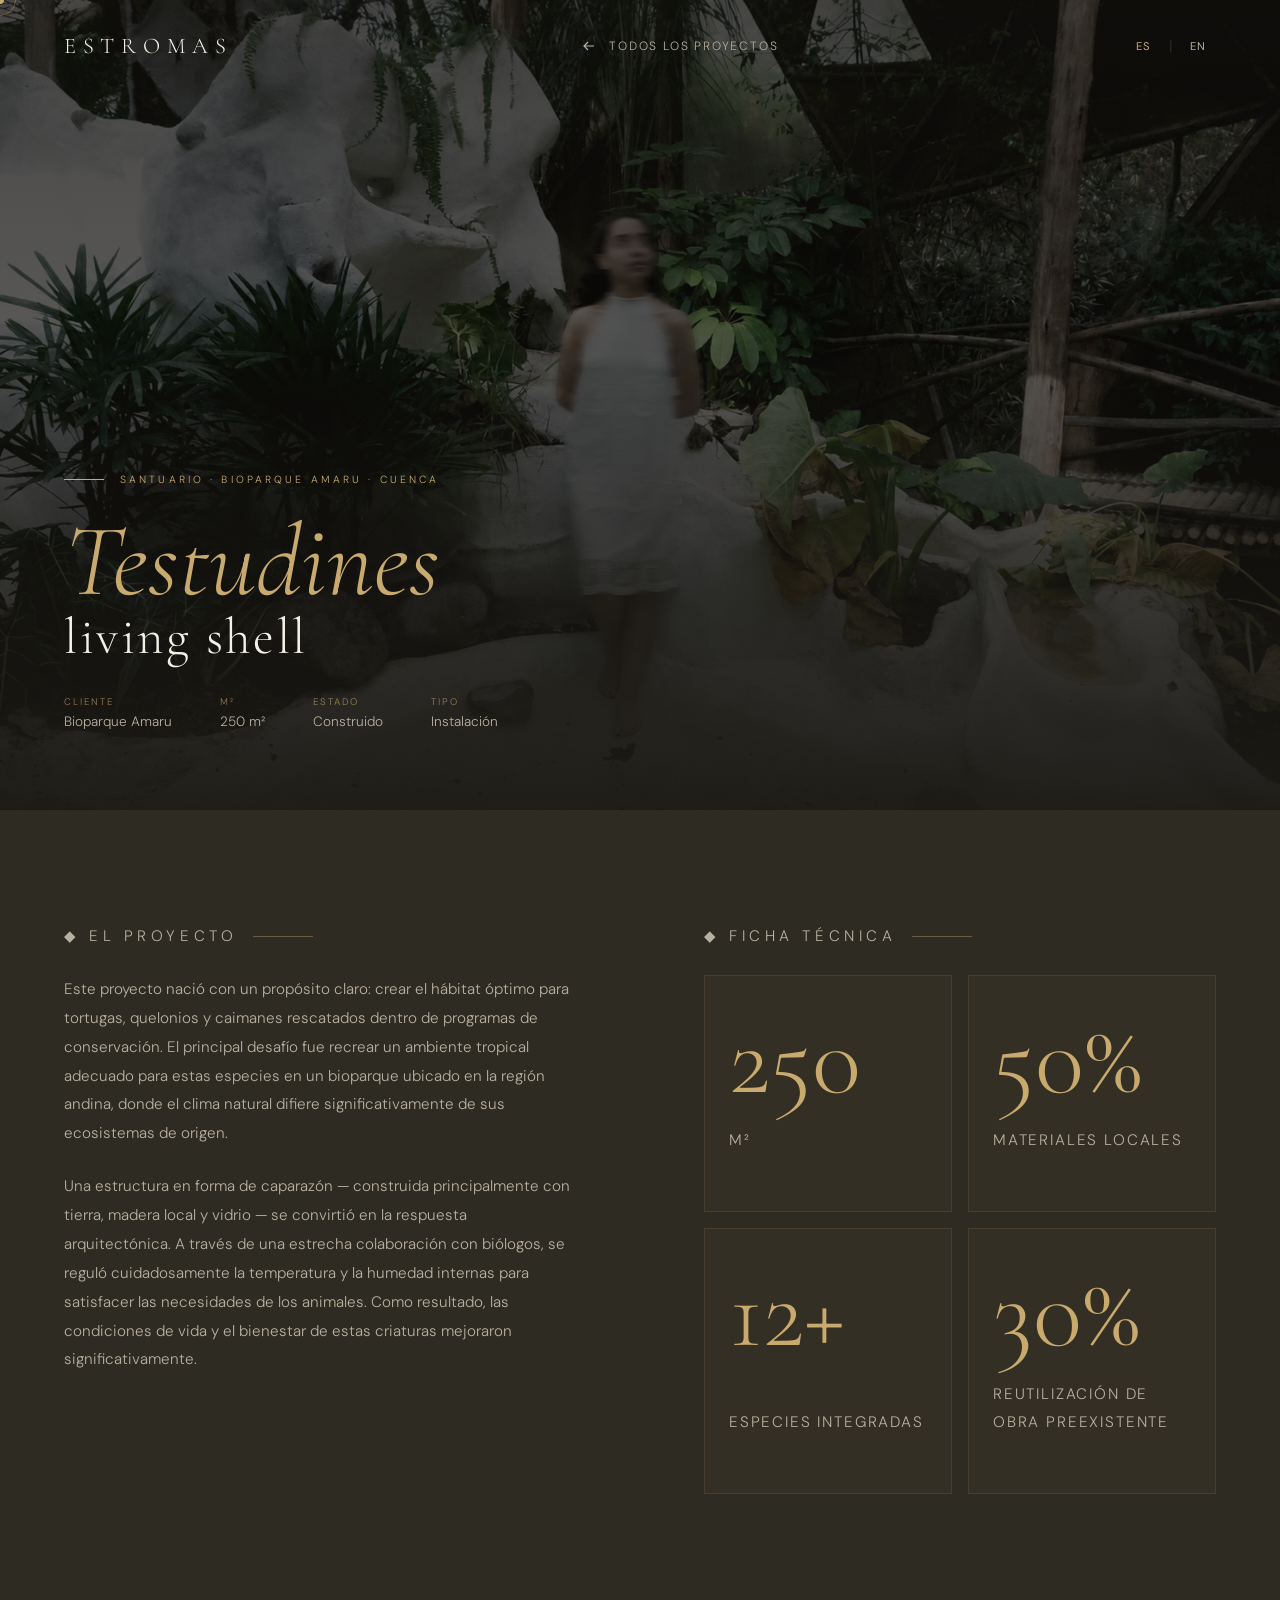
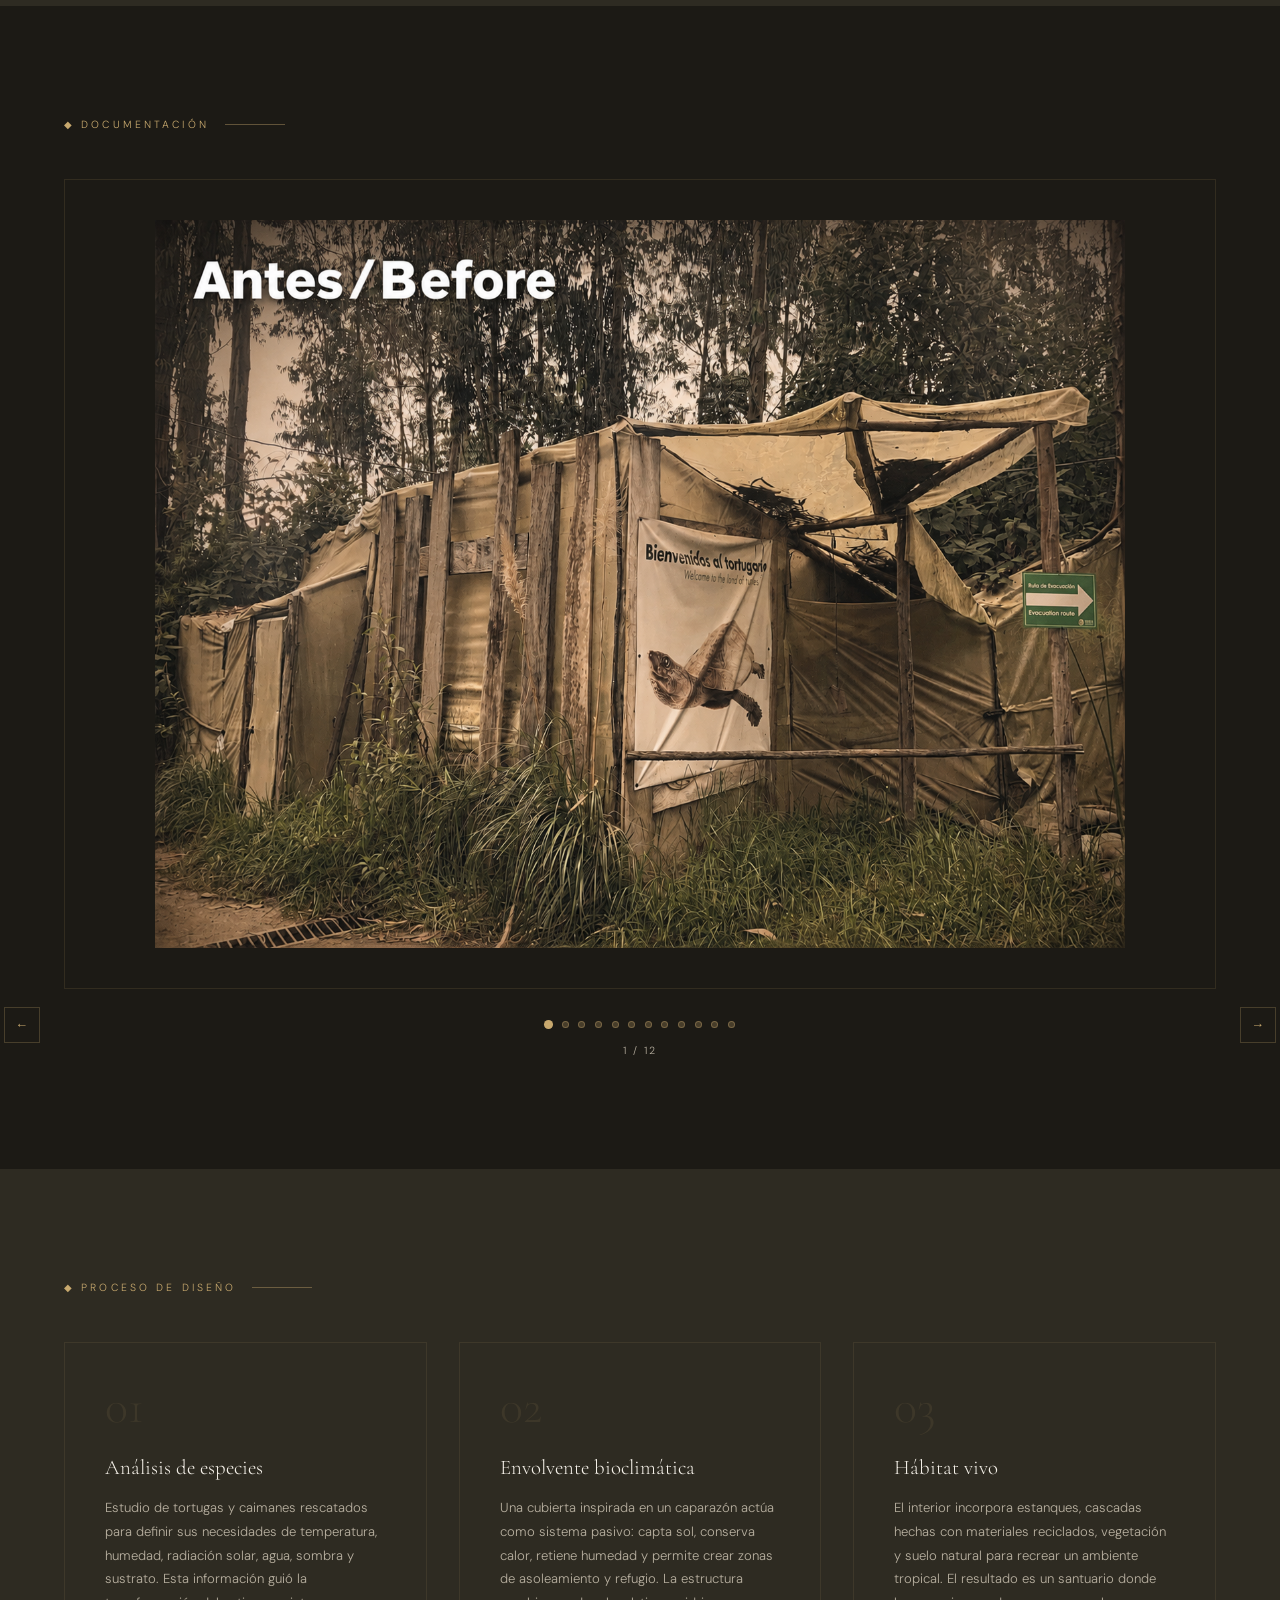
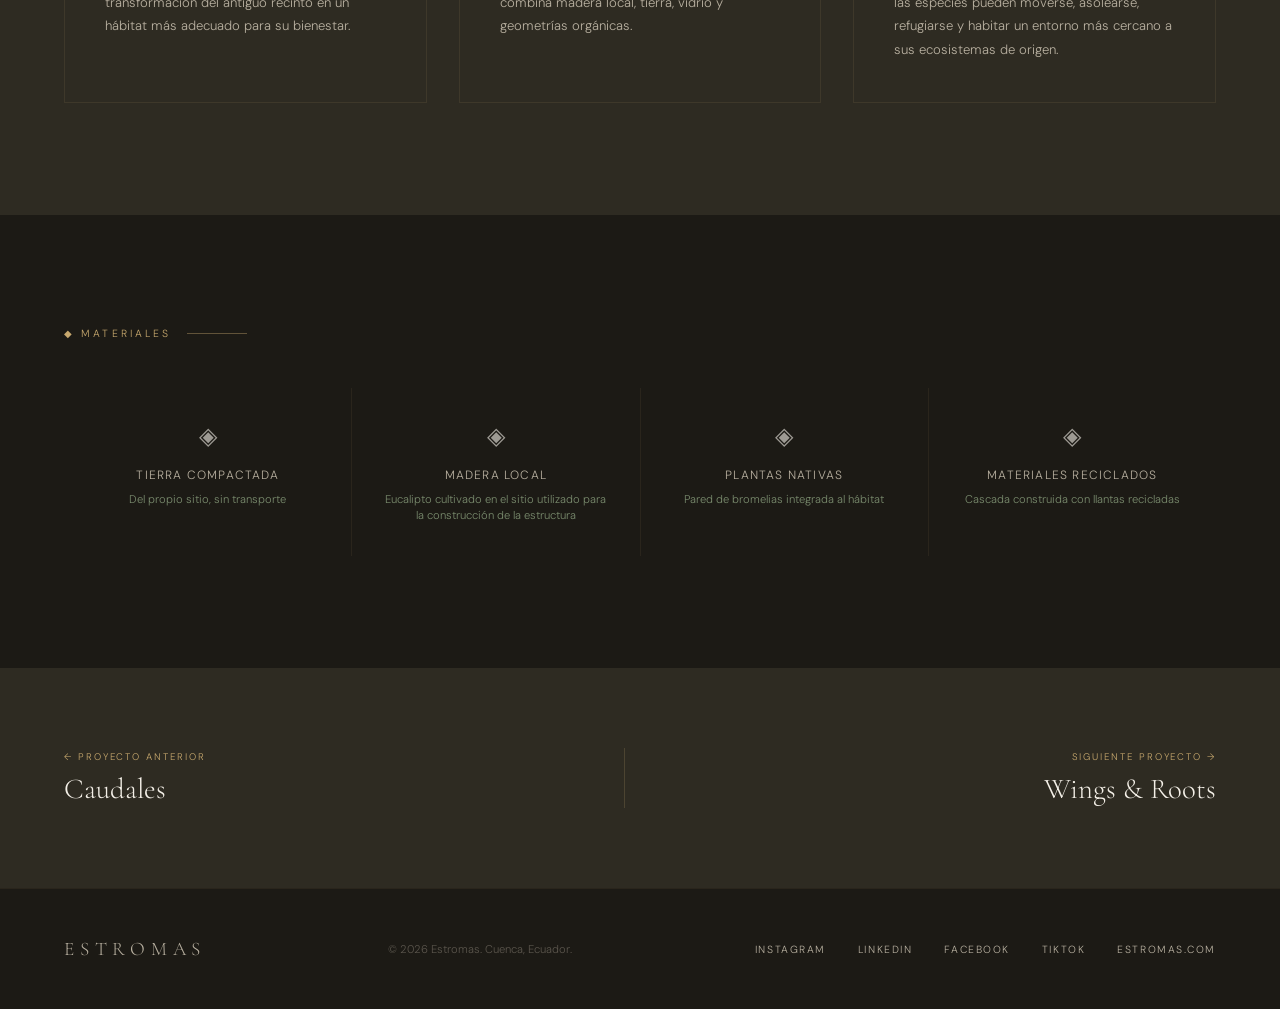
<file: testudines.html>
<!DOCTYPE html>
<html lang="es">
<head>
<meta charset="UTF-8">
<meta name="viewport" content="width=device-width, initial-scale=1.0">
<title>Testudines — Estromas</title>
<link href="https://fonts.googleapis.com/css2?family=Cormorant+Garamond:ital,wght@0,300;0,400;0,600;1,300;1,400&family=DM+Sans:wght@300;400;500&display=swap" rel="stylesheet">
<style>
  :root{--soil:#1C1A15;--bark:#2E2B22;--moss:#4A5240;--lichen:#7A8C6E;--stone:#B8B0A0;--cream:#F4F0E8;--gold:#C8A96E;--gold-light:#E8C98E;}
  *,*::before,*::after{margin:0;padding:0;box-sizing:border-box;}
  html{scroll-behavior:smooth;}
  body{background:var(--soil);color:var(--cream);font-family:'DM Sans',sans-serif;font-weight:300;overflow-x:hidden;cursor:none;}
  .cursor{width:8px;height:8px;background:var(--gold);border-radius:50%;position:fixed;top:0;left:0;pointer-events:none;z-index:9999;transform:translate(-50%,-50%);}
  .cursor-ring{width:32px;height:32px;border:1px solid rgba(200,169,110,0.4);border-radius:50%;position:fixed;top:0;left:0;pointer-events:none;z-index:9998;transform:translate(-50%,-50%);transition:all 0.15s ease;}
  nav{position:fixed;top:0;left:0;right:0;z-index:100;display:flex;align-items:center;justify-content:space-between;padding:2rem 4rem;transition:background 0.4s,padding 0.4s;}
  nav.scrolled{background:rgba(28,26,21,0.92);backdrop-filter:blur(12px);padding:1.2rem 4rem;border-bottom:1px solid rgba(200,169,110,0.1);}
  .nav-logo{font-family:'Cormorant Garamond',serif;font-size:1.4rem;font-weight:300;letter-spacing:.3em;text-transform:uppercase;color:var(--cream);text-decoration:none;}
  .nav-logo .l{color:var(--cream);transition:color 0.3s;display:inline-block;}
  .nav-logo:hover .l:nth-child(1){color:var(--gold);transition-delay:0s;}.nav-logo:hover .l:nth-child(2){color:var(--gold);transition-delay:.04s;}.nav-logo:hover .l:nth-child(3){color:var(--gold);transition-delay:.08s;}.nav-logo:hover .l:nth-child(4){color:var(--gold);transition-delay:.12s;}.nav-logo:hover .l:nth-child(5){color:var(--gold);transition-delay:.16s;}.nav-logo:hover .l:nth-child(6){color:var(--gold);transition-delay:.20s;}.nav-logo:hover .l:nth-child(7){color:var(--gold);transition-delay:.24s;}.nav-logo:hover .l:nth-child(8){color:var(--gold);transition-delay:.28s;}
  .nav-back{display:flex;align-items:center;gap:.8rem;color:var(--stone);text-decoration:none;font-size:.75rem;letter-spacing:.15em;text-transform:uppercase;transition:color .3s;}
  .nav-back:hover{color:var(--gold);}
  .nav-back svg{transition:transform .3s;}.nav-back:hover svg{transform:translateX(-4px);}
  .nav-lang{display:flex;gap:.5rem;}
  .lang-btn{background:none;border:none;cursor:none;color:var(--stone);font-family:'DM Sans',sans-serif;font-size:.7rem;letter-spacing:.1em;padding:.3rem .6rem;transition:color .3s;text-transform:uppercase;}
  .lang-btn.active,.lang-btn:hover{color:var(--gold);}
  .lang-divider{color:var(--bark);align-self:center;}
  .proj-hero{height:90vh;min-height:600px;display:flex;flex-direction:column;justify-content:flex-end;padding:0 4rem 5rem;position:relative;overflow:hidden;}
  .proj-hero-bg{position:absolute;inset:0;background:linear-gradient(160deg,#0D0E08 0%,#1a1f10 50%,#0F1209 100%);}
  .proj-hero-img{position:absolute;inset:0;width:100%;height:100%;object-fit:cover;filter:brightness(.45) saturate(.7);z-index:0;}
  .proj-hero-bg::after{content:'';position:absolute;inset:0;background-image:radial-gradient(ellipse 80% 60% at 60% 40%,rgba(74,82,64,0.3) 0%,transparent 70%);}
  .proj-hero-visual{position:absolute;inset:0;display:flex;align-items:center;justify-content:center;z-index:0;}
  .proj-hero-overlay{position:absolute;inset:0;background:linear-gradient(to top,rgba(28,26,21,0.95) 0%,rgba(28,26,21,0.3) 60%,rgba(28,26,21,0.5) 100%);z-index:1;}
  .proj-eyebrow{position:relative;z-index:2;font-size:.65rem;letter-spacing:.3em;text-transform:uppercase;color:var(--gold);margin-bottom:1.5rem;display:flex;align-items:center;gap:1rem;opacity:0;animation:fadeUp 1s .3s forwards;}
  .proj-eyebrow::before{content:'';display:block;width:40px;height:1px;background:var(--gold);}
  .proj-title-wrap{position:relative;z-index:2;opacity:0;animation:fadeUp 1s .5s forwards;}
  .proj-title-wrap h1{font-family:'Cormorant Garamond',serif;font-weight:300;line-height:1.0;margin-bottom:1rem;}
  .proj-title-wrap h1 .t1{font-size:clamp(3rem,8vw,7rem);display:block;color:var(--gold);font-style:italic;}
  .proj-title-wrap h1 .t2{font-size:clamp(1.5rem,4vw,3.5rem);display:block;color:var(--cream);letter-spacing:.05em;}
  .proj-meta-row{display:flex;gap:3rem;margin-top:2rem;flex-wrap:wrap;}
  .proj-meta-item{display:flex;flex-direction:column;gap:.3rem;}
  .proj-meta-label{font-size:.6rem;letter-spacing:.2em;text-transform:uppercase;color:var(--gold);opacity:.7;}
  .proj-meta-val{font-size:.85rem;color:var(--stone);}
  @keyframes fadeUp{from{opacity:0;transform:translateY(30px);}to{opacity:1;transform:translateY(0);}}
  .proj-section{padding:7rem 4rem;}
  .section-label{font-size:.65rem;letter-spacing:.3em;text-transform:uppercase;color:var(--gold);display:flex;align-items:center;gap:1rem;margin-bottom:3rem;}
  .section-label::after{content:'';flex:1;max-width:60px;height:1px;background:var(--gold);opacity:.4;}
  .proj-desc{background:var(--bark);}
  .proj-desc-inner{display:grid;grid-template-columns:1fr 1fr;gap:8rem;align-items:start;}
  .proj-desc p{font-size:.95rem;line-height:1.9;color:var(--stone);margin-bottom:1.5rem;}
  .proj-specs-grid{display:grid;grid-template-columns:1fr 1fr;gap:1rem;}
  .spec{padding: 2rem 1.5rem;border:1px solid rgba(200,169,110,0.12);background:rgba(200,169,110,0.03);display:flex;flex-direction:column;justify-content:space-between;}
  .spec-num{font-family:'Cormorant Garamond',serif;font-size:clamp(4rem,8vw,7rem);font-weight:300;color:var(--gold);line-height:1;margin-bottom:1rem;display:block;}
  .spec-label{font-size:.6rem;letter-spacing:.12em;text-transform:uppercase;color:var(--stone);line-height:1.5;}
  .proj-gallery{background:var(--soil);}
  .gallery-placeholder{width:100%;height:100%;display:flex;align-items:center;justify-content:center;}
  .gp-1{background:linear-gradient(135deg,#1a2012,#2d3a20);}
  .gp-2{background:linear-gradient(135deg,#12191a,#1f2e2e);}
  .gp-3{background:linear-gradient(135deg,#1a1612,#2e2820);}
  .proj-process{background:var(--bark);}
  .process-grid{display:grid;grid-template-columns:repeat(3,1fr);gap:2rem;}
  .process-step{padding:2.5rem;border:1px solid rgba(200,169,110,.1);position:relative;}
  .process-step::before{content:'';position:absolute;top:0;left:0;right:0;height:2px;background:var(--gold);transform:scaleX(0);transition:transform .4s;transform-origin:left;}
  .process-step:hover::before{transform:scaleX(1);}
  .step-num{font-family:'Cormorant Garamond',serif;font-size:3rem;font-weight:300;color:rgba(200,169,110,.1);line-height:1;margin-bottom:1.5rem;}
  .step-title{font-family:'Cormorant Garamond',serif;font-size:1.3rem;font-weight:300;color:var(--cream);margin-bottom:1rem;}
  .step-desc{font-size:.82rem;line-height:1.8;color:var(--stone);}
  .proj-tech{background:var(--soil);}
  .tech-grid{display:grid;grid-template-columns:repeat(4,1fr);gap:1px;background:rgba(200,169,110,.08);}
  .tech-item{padding:2rem;background:var(--soil);text-align:center;}
  .tech-icon{font-size:1.5rem;margin-bottom:1rem;opacity:.6;}
  .tech-name{font-size:.75rem;letter-spacing:.1em;text-transform:uppercase;color:var(--stone);margin-bottom:.5rem;}
  .tech-detail{font-size:.7rem;color:var(--lichen);line-height:1.5;}
  .proj-nav{background:var(--bark);padding:5rem 4rem;}
  .proj-nav-inner{display:flex;justify-content:space-between;align-items:center;}
  .proj-nav-link{display:flex;flex-direction:column;gap:.5rem;text-decoration:none;transition:opacity .3s;}
  .proj-nav-link:hover{opacity:.7;}
  .proj-nav-dir{font-size:.6rem;letter-spacing:.2em;text-transform:uppercase;color:var(--gold);}
  .proj-nav-name{font-family:'Cormorant Garamond',serif;font-size:1.8rem;font-weight:300;color:var(--cream);}
  .proj-nav-divider{width:1px;height:60px;background:rgba(200,169,110,.2);}
  footer{background:var(--soil);padding:3rem 4rem;border-top:1px solid rgba(200,169,110,.08);display:flex;justify-content:space-between;align-items:center;}
  .footer-logo{font-family:'Cormorant Garamond',serif;font-size:1.2rem;letter-spacing:.3em;text-transform:uppercase;color:var(--stone);}
  .footer-copy{font-size:.7rem;color:rgba(184,176,160,.4);}
  .footer-social{display:flex;gap:2rem;}
  .footer-social a{font-size:.65rem;letter-spacing:.15em;text-transform:uppercase;color:var(--stone);text-decoration:none;transition:color .3s;}
  .footer-social a:hover{color:var(--gold);}
  .reveal{opacity:0;transform:translateY(40px);transition:opacity .8s,transform .8s;}
  .reveal.visible{opacity:1;transform:translateY(0);}
  .reveal-delay-1{transition-delay:.1s;}.reveal-delay-2{transition-delay:.2s;}
  body.lang-en [data-es]{display:none;}body.lang-en [data-en]{display:block;}body.lang-es [data-en]{display:none;}body.lang-es [data-es]{display:block;}
  body.lang-en span[data-es]{display:none;}body.lang-en span[data-en]{display:inline;}body.lang-es span[data-en]{display:none;}body.lang-es span[data-es]{display:inline;}
  @media(max-width:768px){nav{padding:.8rem 1.2rem;flex-wrap:nowrap;gap:.5rem;}.nav-logo{font-size:.75rem;letter-spacing:.12em;white-space:nowrap;flex-shrink:0;}.nav-back{font-size:.55rem;letter-spacing:.05em;gap:.4rem;flex-shrink:1;min-width:0;}.nav-back svg{flex-shrink:0;width:12px;height:12px;}.nav-back span{overflow:hidden;text-overflow:ellipsis;white-space:nowrap;}.nav-lang{flex-shrink:0;}.proj-hero{padding:0 1.5rem 4rem;}.proj-section{padding:4rem 1.5rem;}.proj-desc-inner{grid-template-columns:1fr;gap:3rem;}.process-grid{grid-template-columns:1fr;}.tech-grid{grid-template-columns:1fr 1fr;}.proj-nav-inner{flex-direction:column;gap:2rem;text-align:center;}footer{flex-direction:column;gap:1.5rem;text-align:center;padding:2rem 1.5rem;}}
</style>
</head>
<body class="lang-es">
<div class="cursor" id="cursor"></div>
<div class="cursor-ring" id="cursorRing"></div>
<nav id="navbar">
  <a href="index.html" class="nav-logo"><span class="l">E</span><span class="l">S</span><span class="l">T</span><span class="l">R</span><span class="l">O</span><span class="l">M</span><span class="l">A</span><span class="l">S</span></a>
  <a href="index.html#proyectos" class="nav-back"><svg width="16" height="16" viewBox="0 0 16 16" fill="none"><path d="M13 8H3M7 12l-4-4 4-4" stroke="currentColor" stroke-width="1.2"/></svg><span data-es>Todos los proyectos</span><span data-en>All projects</span></a>
  <div class="nav-lang"><button class="lang-btn active" onclick="setLang('es')">ES</button><span class="lang-divider">|</span><button class="lang-btn" onclick="setLang('en')">EN</button></div>
</nav>

<section class="proj-hero">
  <div class="proj-hero-bg"></div>
  <!-- ============================================
  📷 HERO — IMAGEN DE FONDO
  Cambia el src por tu imagen:
  ============================================ -->
  <img src="proyectos\TESTUDINES\01_habitat_interior_model.webp" class="proj-hero-img" onerror="this.style.display='none'">
  <div class="proj-hero-visual">
      <path d="M200 300 Q400 100 600 300" stroke="#C8A96E" stroke-width="0.4" fill="none"/>
      <path d="M180 300 Q400 80 620 300" stroke="#C8A96E" stroke-width="0.3" fill="none" opacity="0.5"/>
    </svg>
  </div>
  <div class="proj-hero-overlay"></div>
  <p class="proj-eyebrow"><span data-es>Santuario · Bioparque Amaru · Cuenca</span><span data-en>Sanctuary · Bioparque Amaru · Cuenca</span></p>
  <div class="proj-title-wrap">
    <h1><span class="t1">Testudines</span><span class="t2">living shell</span></h1>
    <div class="proj-meta-row">
      <div class="proj-meta-item"><span class="proj-meta-label" data-es>Cliente</span><span class="proj-meta-label" data-en>Client</span><span class="proj-meta-val">Bioparque Amaru</span></div>
      <div class="proj-meta-item"><span class="proj-meta-label">m²</span><span class="proj-meta-val">250 m²</span></div>
      <div class="proj-meta-item"><span class="proj-meta-label" data-es>Estado</span><span class="proj-meta-label" data-en>Status</span><span class="proj-meta-val" data-es>Construido</span><span class="proj-meta-val" data-en>Built</span></div>
      <div class="proj-meta-item"><span class="proj-meta-label" data-es>Tipo</span><span class="proj-meta-label" data-en>Type</span><span class="proj-meta-val" data-es>Instalación</span><span class="proj-meta-val" data-en>Installation</span></div>
    </div>
  </div>
</section>

<section class="proj-section proj-desc">
  <div class="proj-desc-inner">
    <div class="reveal">
      <p class="section-label"><span data-es>◆ El Proyecto</span><span data-en>◆ The Project</span></p>
      <p data-es>Este proyecto nació con un propósito claro: crear el hábitat óptimo para tortugas, quelonios y caimanes rescatados dentro de programas de conservación. El principal desafío fue recrear un ambiente tropical adecuado para estas especies en un bioparque ubicado en la región andina, donde el clima natural difiere significativamente de sus ecosistemas de origen.</p>
      <p data-en>This project was conceived to provide an optimal habitat for rescued turtles, tortoises, and caimans within conservation programs. The main challenge was to recreate a suitable tropical environment for these species in a biopark located in the Andean region, where the natural climate differs significantly from their native ecosystems.</p>
      <p data-es>Una estructura en forma de caparazón — construida principalmente con tierra, madera local y vidrio — se convirtió en la respuesta arquitectónica. A través de una estrecha colaboración con biólogos, se reguló cuidadosamente la temperatura y la humedad internas para satisfacer las necesidades de los animales. Como resultado, las condiciones de vida y el bienestar de estas criaturas mejoraron significativamente.</p>
      <p data-en>A shell-like structure — built primarily from earth, locally sourced wood, and glass — became the architectural response. Through close collaboration with biologists, the internal temperature and humidity were carefully regulated to meet the animals' needs. As a result, the living conditions and well-being of these creatures were significantly improved.</p>
    </div>
    <div class="reveal reveal-delay-1">
      <p class="section-label"><span data-es>◆ Ficha Técnica</span><span data-en>◆ Technical Sheet</span></p>
      <div class="proj-specs-grid">
        <div class="spec"><p class="spec-num" style="font-size:clamp(4rem,8vw,7rem);font-family:'Cormorant Garamond',serif;font-weight:300;color:#C8A96E;line-height:1;margin-bottom:1rem;display:block;">250</p><p class="spec-label">m²</p></div>
        <div class="spec"><p class="spec-num" style="font-size:clamp(4rem,8vw,7rem);font-family:'Cormorant Garamond',serif;font-weight:300;color:#C8A96E;line-height:1;margin-bottom:1rem;display:block;">50%</p><p class="spec-label" data-es>Materiales locales</p><p class="spec-label" data-en>Local materials</p></div>
        <div class="spec"><p class="spec-num" style="font-size:clamp(4rem,8vw,7rem);font-family:'Cormorant Garamond',serif;font-weight:300;color:#C8A96E;line-height:1;margin-bottom:1rem;display:block;">12+</p><p class="spec-label" data-es>Especies integradas</p><p class="spec-label" data-en>Integrated species</p></div>
        <div class="spec"><p class="spec-num" style="font-size:clamp(4rem,8vw,7rem);font-family:'Cormorant Garamond',serif;font-weight:300;color:#C8A96E;line-height:1;margin-bottom:1rem;display:block;">30%</p><p class="spec-label" data-es>Reutilización de obra preexistente</p><p class="spec-label" data-en>Reuse of preexisting structure</p></div>
      </div>
    </div>
  </div>
</section>

<section class="proj-section proj-gallery">
  <p class="section-label reveal"><span data-es>◆ Documentación</span><span data-en>◆ Documentation</span></p>

  <div class="slideshow reveal" id="slideshow">
    <div class="slides-container">

      <!-- ============================================
      📷 SLIDE 1 — cambia el src por tu imagen:
      ============================================ -->
      <div class="slide active">
        <div class="slide-frame">
          <img src="proyectos\TESTUDINES\antes tortugario 1.png" class="slide-img" alt="">
          <span class="zoom-icon" onclick="openLightbox(this.previousElementSibling)">⊕</span>
        </div>
      </div>

      <!-- ============================================
      📷 SLIDE 2 — cambia el src por tu imagen:
      ============================================ -->
      <div class="slide">
        <div class="slide-frame">
          <img src="proyectos\TESTUDINES\antes tortugario 2.png" class="slide-img" alt="">
          <span class="zoom-icon" onclick="openLightbox(this.previousElementSibling)">⊕</span>
        </div>
      </div>

      <!-- ============================================
      📷 SLIDE 3 — cambia el src por tu imagen (era slide 1):
      ============================================ -->
      <div class="slide">
        <div class="slide-frame">
          <img src="proyectos/TESTUDINES/09_habitat_wide_view.webp" class="slide-img" alt="">
          <span class="zoom-icon" onclick="openLightbox(this.previousElementSibling)">⊕</span>
        </div>
      </div>

      <!-- ============================================
      📷 SLIDE 4 — cambia el src por tu imagen:
      ============================================ -->
      <div class="slide">
        <div class="slide-frame">
          <img src="proyectos/TESTUDINES/08_turtles_pond.webp" class="slide-img" alt="">
          <span class="zoom-icon" onclick="openLightbox(this.previousElementSibling)">⊕</span>
        </div>
      </div>

      <!-- ============================================
      📷 SLIDE 5 — cambia el src por tu imagen:
      ============================================ -->
      <div class="slide">
        <div class="slide-frame">
          <img src="proyectos/TESTUDINES/07_tortoise_closeup.webp" class="slide-img" alt="">
          <span class="zoom-icon" onclick="openLightbox(this.previousElementSibling)">⊕</span>
        </div>
      </div>

      <!-- ============================================
      📷 SLIDE 6 — cambia el src por tu imagen:
      ============================================ -->
      <div class="slide">
        <div class="slide-frame">
          <img src="proyectos/TESTUDINES/tortugario_caimanes.webp" class="slide-img" alt="">
          <span class="zoom-icon" onclick="openLightbox(this.previousElementSibling)">⊕</span>
        </div>
      </div>

      <!-- ============================================
      📷 SLIDE 7 — cambia el src por tu imagen:
      ============================================ -->
      <div class="slide">
        <div class="slide-frame">
          <img src="proyectos/TESTUDINES/03_habitat_interior_view.webp" class="slide-img" alt="">
          <span class="zoom-icon" onclick="openLightbox(this.previousElementSibling)">⊕</span>
        </div>
      </div>

      <!-- ============================================
      📷 SLIDE 8 — cambia el src por tu imagen:
      ============================================ -->
      <div class="slide">
        <div class="slide-frame">
          <img src="proyectos/TESTUDINES/03_aquatic_exhibit_interior.webp" class="slide-img" alt="">
          <span class="zoom-icon" onclick="openLightbox(this.previousElementSibling)">⊕</span>
        </div>
      </div>

      <!-- ============================================
      📷 SLIDE 9 — cambia el src por tu imagen:
      ============================================ -->
      <div class="slide">
        <div class="slide-frame">
          <img src="proyectos/TESTUDINES/02_interior_portrait_tortoise_habitat.webp" class="slide-img" alt="">
          <span class="zoom-icon" onclick="openLightbox(this.previousElementSibling)">⊕</span>
        </div>
      </div>

      <!-- ============================================
      📷 SLIDE 10 — cambia el src por tu imagen:
      ============================================ -->
      <div class="slide">
        <div class="slide-frame">
          <img src="proyectos/TESTUDINES/01_organic_wall_structure.webp" class="slide-img" alt="">
          <span class="zoom-icon" onclick="openLightbox(this.previousElementSibling)">⊕</span>
        </div>
      </div>

      <!-- ============================================
      📷 SLIDE 11 — cambia el src por tu imagen:
      ============================================ -->
      <div class="slide">
        <div class="slide-frame">
          <img src="proyectos/TESTUDINES/01_organic_roof_construction.webp" class="slide-img" alt="">
          <span class="zoom-icon" onclick="openLightbox(this.previousElementSibling)">⊕</span>
        </div>
      </div>

      <!-- ============================================
      📷 SLIDE 12 — cambia el src por tu imagen:
      ============================================ -->
      <div class="slide">
        <div class="slide-frame">
          <img src="proyectos/TESTUDINES/02_earthen_wall_ladder.webp" class="slide-img" alt="">
          <span class="zoom-icon" onclick="openLightbox(this.previousElementSibling)">⊕</span>
        </div>
      </div>

    </div>

    <div class="slide-controls">
      <button class="slide-arrow prev" onclick="goToSlide((currentSlide-1+12)%12)">&#8592;</button>
      <button class="slide-dot active" onclick="goToSlide(0)"></button>
      <button class="slide-dot" onclick="goToSlide(1)"></button>
      <button class="slide-dot" onclick="goToSlide(2)"></button>
      <button class="slide-dot" onclick="goToSlide(3)"></button>
      <button class="slide-dot" onclick="goToSlide(4)"></button>
      <button class="slide-dot" onclick="goToSlide(5)"></button>
      <button class="slide-dot" onclick="goToSlide(6)"></button>
      <button class="slide-dot" onclick="goToSlide(7)"></button>
      <button class="slide-dot" onclick="goToSlide(8)"></button>
      <button class="slide-dot" onclick="goToSlide(9)"></button>
      <button class="slide-dot" onclick="goToSlide(10)"></button>
      <button class="slide-dot" onclick="goToSlide(11)"></button>
      <button class="slide-arrow next" onclick="goToSlide((currentSlide+1)%12)">&#8594;</button>
    </div>
  </div>
  <p class="slide-counter" id="slideCounter">1 / 12</p>

  <div class="lightbox" id="lightbox" onclick="closeLightbox()">
    <button class="lightbox-close" onclick="closeLightbox()">✕</button>
    <div class="lightbox-content" id="lightboxContent" onclick="event.stopPropagation()"></div>
  </div>

  <style>
    .slideshow{position:relative;}
    .slides-container{position:relative;width:100%;height:90vh;background:var(--soil);border:1px solid rgba(200,169,110,.12);}
    .slide{position:absolute;top:0;left:0;width:100%;height:100%;opacity:0;pointer-events:none;transition:opacity 1s ease;display:flex;align-items:center;justify-content:center;padding:2.5rem;box-sizing:border-box;}
    .slide.active{opacity:1;pointer-events:all;}
    .slide-frame{position:relative;display:flex;align-items:center;justify-content:center;width:100%;height:100%;}
    .slide-img{max-width:100%;max-height:100%;width:auto;height:auto;object-fit:contain;display:block;filter:brightness(.92);transition:filter .6s;}
    .slide.active .slide-img{filter:brightness(1);}
    .zoom-icon{position:absolute;top:.6rem;right:.6rem;color:rgba(200,169,110,.7);font-size:1rem;opacity:0;transition:opacity .3s;cursor:pointer;pointer-events:all;}
    .slide-frame:hover .zoom-icon{opacity:1;}
    .slide-controls{position:relative;display:flex;justify-content:center;align-items:center;gap:.6rem;margin-top:2rem;flex-wrap:wrap;}
    .slide-dot{width:7px;height:7px;border-radius:50%;background:rgba(200,169,110,.25);border:1px solid rgba(200,169,110,.4);cursor:pointer !important;transition:all .3s;}
    .slide-dot.active{background:var(--gold);transform:scale(1.3);}
    .slide-counter{text-align:center;margin-top:1rem;font-size:.65rem;letter-spacing:.2em;text-transform:uppercase;color:var(--stone);}
    .slide-arrow{position:absolute;top:50%;transform:translateY(-50%);background:none;border:1px solid rgba(200,169,110,.25);color:var(--gold);width:36px;height:36px;display:flex;align-items:center;justify-content:center;cursor:pointer !important;transition:all .3s;font-size:.8rem;}
    .slide-arrow:hover{background:rgba(200,169,110,.1);border-color:rgba(200,169,110,.6);}
    .slide-arrow.prev{left:-60px;}
    .slide-arrow.next{right:-60px;}
    .lightbox{display:none;position:fixed;inset:0;background:rgba(10,10,8,.96);z-index:1000;align-items:center;justify-content:center;flex-direction:column;gap:1.5rem;padding:2rem;}
    .lightbox.open{display:flex;animation:lbFade .3s ease;}
    @keyframes lbFade{from{opacity:0;}to{opacity:1;}}
    .lightbox-close{position:absolute;top:2rem;right:2rem;background:none;border:1px solid rgba(200,169,110,.3);color:var(--gold);font-size:1rem;width:44px;height:44px;cursor:pointer;transition:all .3s;display:flex;align-items:center;justify-content:center;}
    .lightbox-close:hover{background:var(--gold);color:var(--soil);}
    .lightbox-content{max-width:92vw;max-height:88vh;display:flex;align-items:center;justify-content:center;}
    .lightbox-content img{max-width:90vw;max-height:86vh;object-fit:contain;display:block;}
    @media(max-width:768px){
      .slides-container{height:70vw;min-height:260px;}
      .slide{padding:1rem;}
      .slide-arrow.prev{left:-18px;}
      .slide-arrow.next{right:-18px;}
      .slide-arrow{width:40px;height:40px;}
      .slide-dot{width:6px;height:6px;}
    }
    @media(min-width:769px) and (max-width:1024px){.slides-container{height:75vh;}}
  </style>

  <script>
    let currentSlide=0,isPaused=false;
    const slides=document.querySelectorAll('.slide');
    const dots=document.querySelectorAll('.slide-dot');
    const counter=document.getElementById('slideCounter');
    const slideshow=document.getElementById('slideshow');
    function goToSlide(n){slides[currentSlide].classList.remove('active');dots[currentSlide].classList.remove('active');currentSlide=n;slides[currentSlide].classList.add('active');dots[currentSlide].classList.add('active');counter.textContent=(currentSlide+1)+' / '+slides.length;}
    slideshow.addEventListener('mouseenter',()=>isPaused=true);
    slideshow.addEventListener('mouseleave',()=>isPaused=false);
    setInterval(()=>{if(!isPaused)goToSlide((currentSlide+1)%slides.length);},5000);
    function openLightbox(img){const lb=document.getElementById('lightbox');const ct=document.getElementById('lightboxContent');ct.innerHTML='';const c=img.cloneNode(true);c.style.maxWidth='90vw';c.style.maxHeight='86vh';c.style.objectFit='contain';ct.appendChild(c);lb.classList.add('open');document.body.style.overflow='hidden';isPaused=true;}
    function closeLightbox(){document.getElementById('lightbox').classList.remove('open');document.body.style.overflow='';isPaused=false;}
    document.addEventListener('keydown',e=>{if(e.key==='Escape')closeLightbox();});
  </script>
</section>



<section class="proj-section proj-process">
  <p class="section-label reveal"><span data-es>◆ Proceso de Diseño</span><span data-en>◆ Design Process</span></p>
  <div class="process-grid">
    <div class="process-step reveal">
      <p class="step-num">01</p>
      <h3 class="step-title" data-es>Análisis de especies</h3><h3 class="step-title" data-en>Species analysis</h3>
      <p class="step-desc" data-es>Estudio de tortugas y caimanes rescatados para definir sus necesidades de temperatura, humedad, radiación solar, agua, sombra y sustrato. Esta información guió la transformación del antiguo recinto en un hábitat más adecuado para su bienestar.</p>
      <p class="step-desc" data-en>Study of rescued turtles and caimans to define their needs for temperature, humidity, solar radiation, water, shade, and substrate. This information guided the transformation of the old enclosure into a more suitable habitat for their wellbeing.</p>
    </div>
    <div class="process-step reveal reveal-delay-1">
      <p class="step-num">02</p>
      <h3 class="step-title" data-es>Envolvente bioclimática</h3><h3 class="step-title" data-en>Bioclimatic envelope</h3>
      <p class="step-desc" data-es>Una cubierta inspirada en un caparazón actúa como sistema pasivo: capta sol, conserva calor, retiene humedad y permite crear zonas de asoleamiento y refugio. La estructura combina madera local, tierra, vidrio y geometrías orgánicas.</p>
      <p class="step-desc" data-en>A shell-inspired roof acts as a passive system: capturing sunlight, retaining heat, preserving humidity, and allowing the creation of sunbathing and shelter zones. The structure combines local wood, earth, glass, and organic geometries.</p>
    </div>
    <div class="process-step reveal reveal-delay-2">
      <p class="step-num">03</p>
      <h3 class="step-title" data-es>Hábitat vivo</h3><h3 class="step-title" data-en>Living habitat</h3>
      <p class="step-desc" data-es>El interior incorpora estanques, cascadas hechas con materiales reciclados, vegetación y suelo natural para recrear un ambiente tropical. El resultado es un santuario donde las especies pueden moverse, asolearse, refugiarse y habitar un entorno más cercano a sus ecosistemas de origen.</p>
      <p class="step-desc" data-en>The interior incorporates ponds, waterfalls made from recycled materials, vegetation, and natural soil to recreate a tropical environment. The result is a sanctuary where species can move, sunbathe, shelter, and inhabit an environment closer to their native ecosystems.</p>
    </div>
  </div>
</section>

<section class="proj-section proj-tech">
  <p class="section-label reveal"><span data-es>◆ Materiales</span><span data-en>◆ Materials</span></p>
  <div class="tech-grid reveal">
    <div class="tech-item"><div class="tech-icon">◈</div><p class="tech-name" data-es>Tierra compactada</p><p class="tech-name" data-en>Compacted earth</p><p class="tech-detail" data-es>Del propio sitio, sin transporte</p><p class="tech-detail" data-en>From the site itself, no transport</p></div>
    <div class="tech-item"><div class="tech-icon">◈</div><p class="tech-name" data-es>Madera local</p><p class="tech-name" data-en>Local timber</p><p class="tech-detail" data-es>Eucalipto cultivado en el sitio utilizado para la construcción de la estructura</p><p class="tech-detail" data-en>Eucalyptus grown on site used for the structural construction</p></div>
    <div class="tech-item"><div class="tech-icon">◈</div><p class="tech-name" data-es>Plantas nativas</p><p class="tech-name" data-en>Native plants</p><p class="tech-detail" data-es>Pared de bromelias integrada al hábitat</p><p class="tech-detail" data-en>Bromeliad wall integrated into the habitat</p></div>
    <div class="tech-item"><div class="tech-icon">◈</div><p class="tech-name" data-es>Materiales reciclados</p><p class="tech-name" data-en>Recycled materials</p><p class="tech-detail" data-es>Cascada construida con llantas recicladas</p><p class="tech-detail" data-en>Waterfall built with recycledtires</p></div>
  </div>
</section>

<div class="proj-nav">
  <div class="proj-nav-inner">
    <a href="caudales.html" class="proj-nav-link"><span class="proj-nav-dir" data-es>← Proyecto anterior</span><span class="proj-nav-dir" data-en>← Previous project</span><span class="proj-nav-name">Caudales</span></a>
    <div class="proj-nav-divider"></div>
    <a href="wings-roots.html" class="proj-nav-link" style="text-align:right;"><span class="proj-nav-dir" data-es>Siguiente proyecto →</span><span class="proj-nav-dir" data-en>Next project →</span><span class="proj-nav-name">Wings &amp; Roots</span></a>
  </div>
</div>

<footer>
  <p class="footer-logo">ESTROMAS</p>
  <p class="footer-copy">© 2026 Estromas. Cuenca, Ecuador.</p>
  <div class="footer-social"><a href="https://www.instagram.com/estromas/">Instagram</a><a href="https://www.linkedin.com/company/estromas/">LinkedIn</a><a href="https://www.facebook.com/EstromasBioarquitectura/">Facebook</a><a href="https://www.tiktok.com/@estromas">TikTok</a><a href="index.html">estromas.com</a></div>
</footer>
<script>
  const cursor=document.getElementById('cursor'),ring=document.getElementById('cursorRing');
  document.addEventListener('mousemove',e=>{cursor.style.left=e.clientX+'px';cursor.style.top=e.clientY+'px';setTimeout(()=>{ring.style.left=e.clientX+'px';ring.style.top=e.clientY+'px';},80);});
  window.addEventListener('scroll',()=>document.getElementById('navbar').classList.toggle('scrolled',scrollY>60));
  function setLang(l){document.body.className='lang-'+l;document.querySelectorAll('.lang-btn').forEach(b=>b.classList.toggle('active',b.textContent===l.toUpperCase()));}
  const obs=new IntersectionObserver(entries=>entries.forEach(e=>{if(e.isIntersecting)e.target.classList.add('visible');}),{threshold:.12});
  document.querySelectorAll('.reveal').forEach(el=>obs.observe(el));
  setLang('es');
</script>
</body>
</html>
</file>
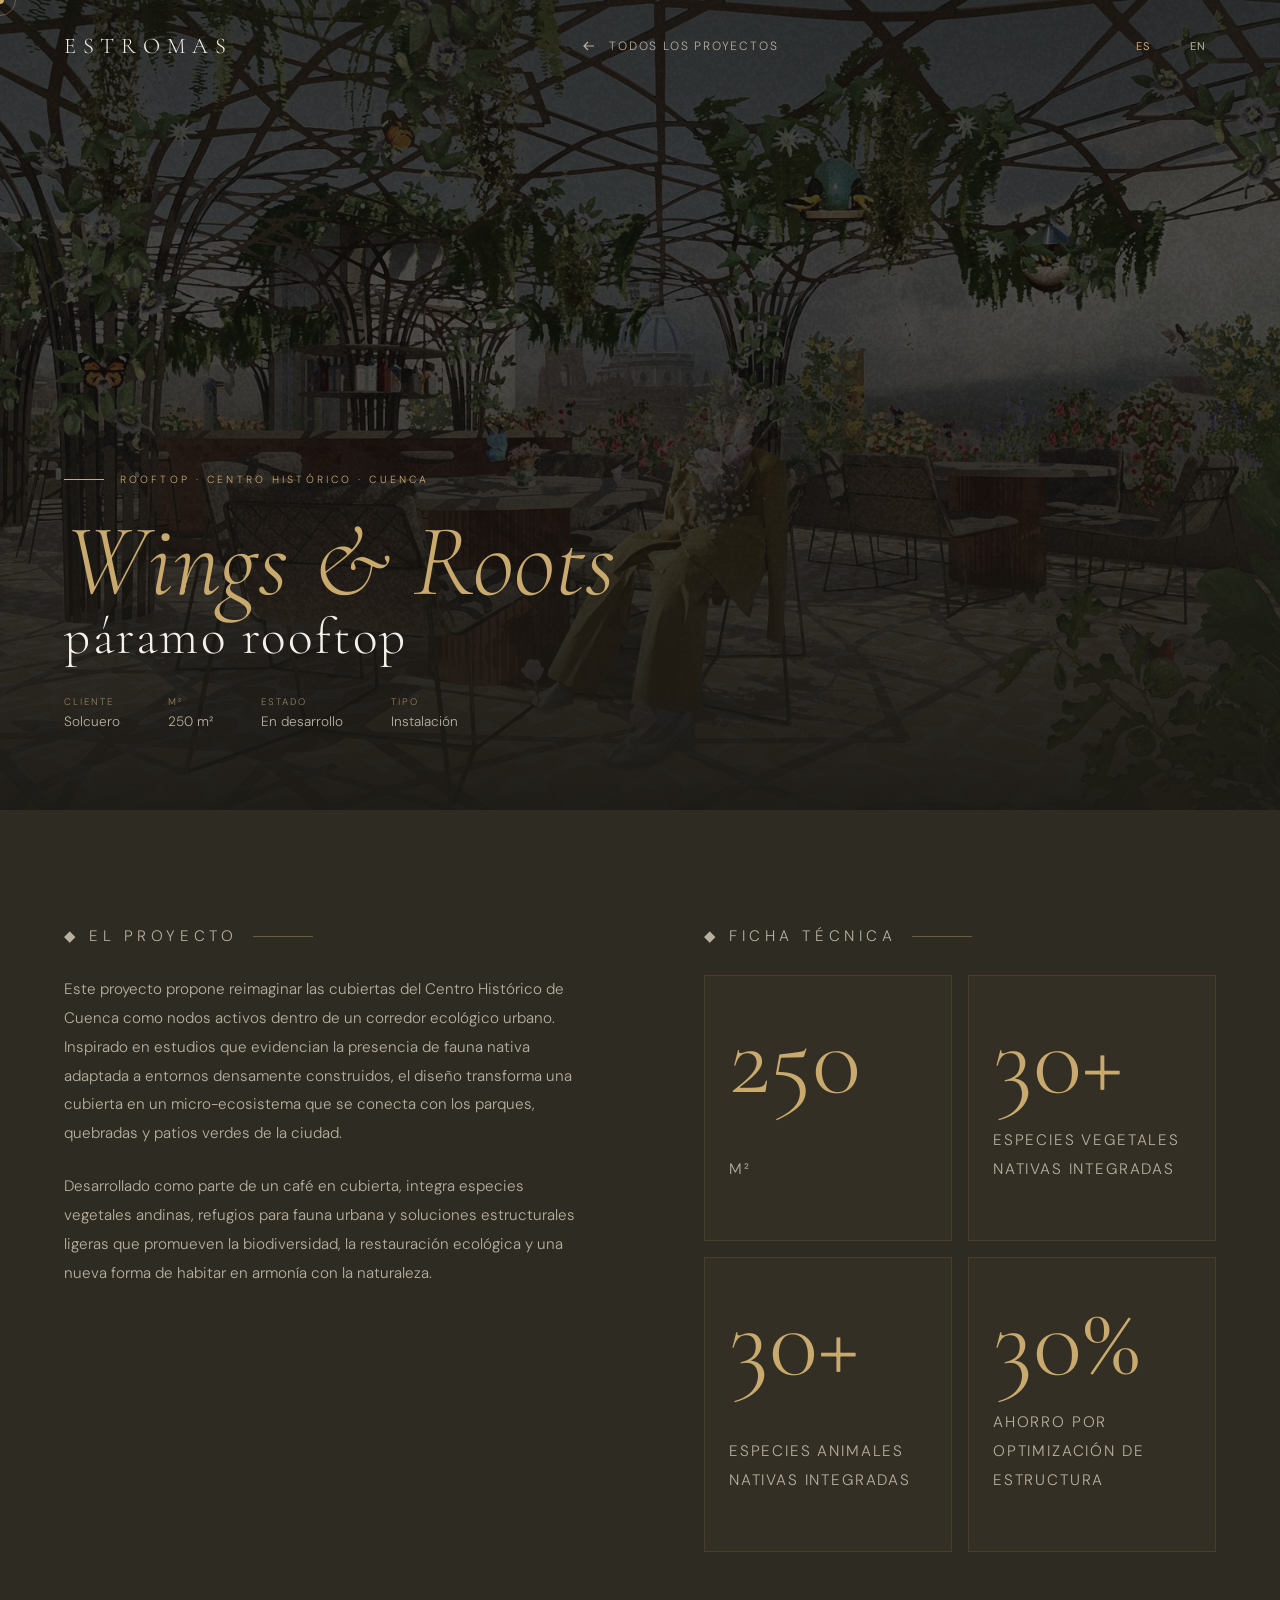
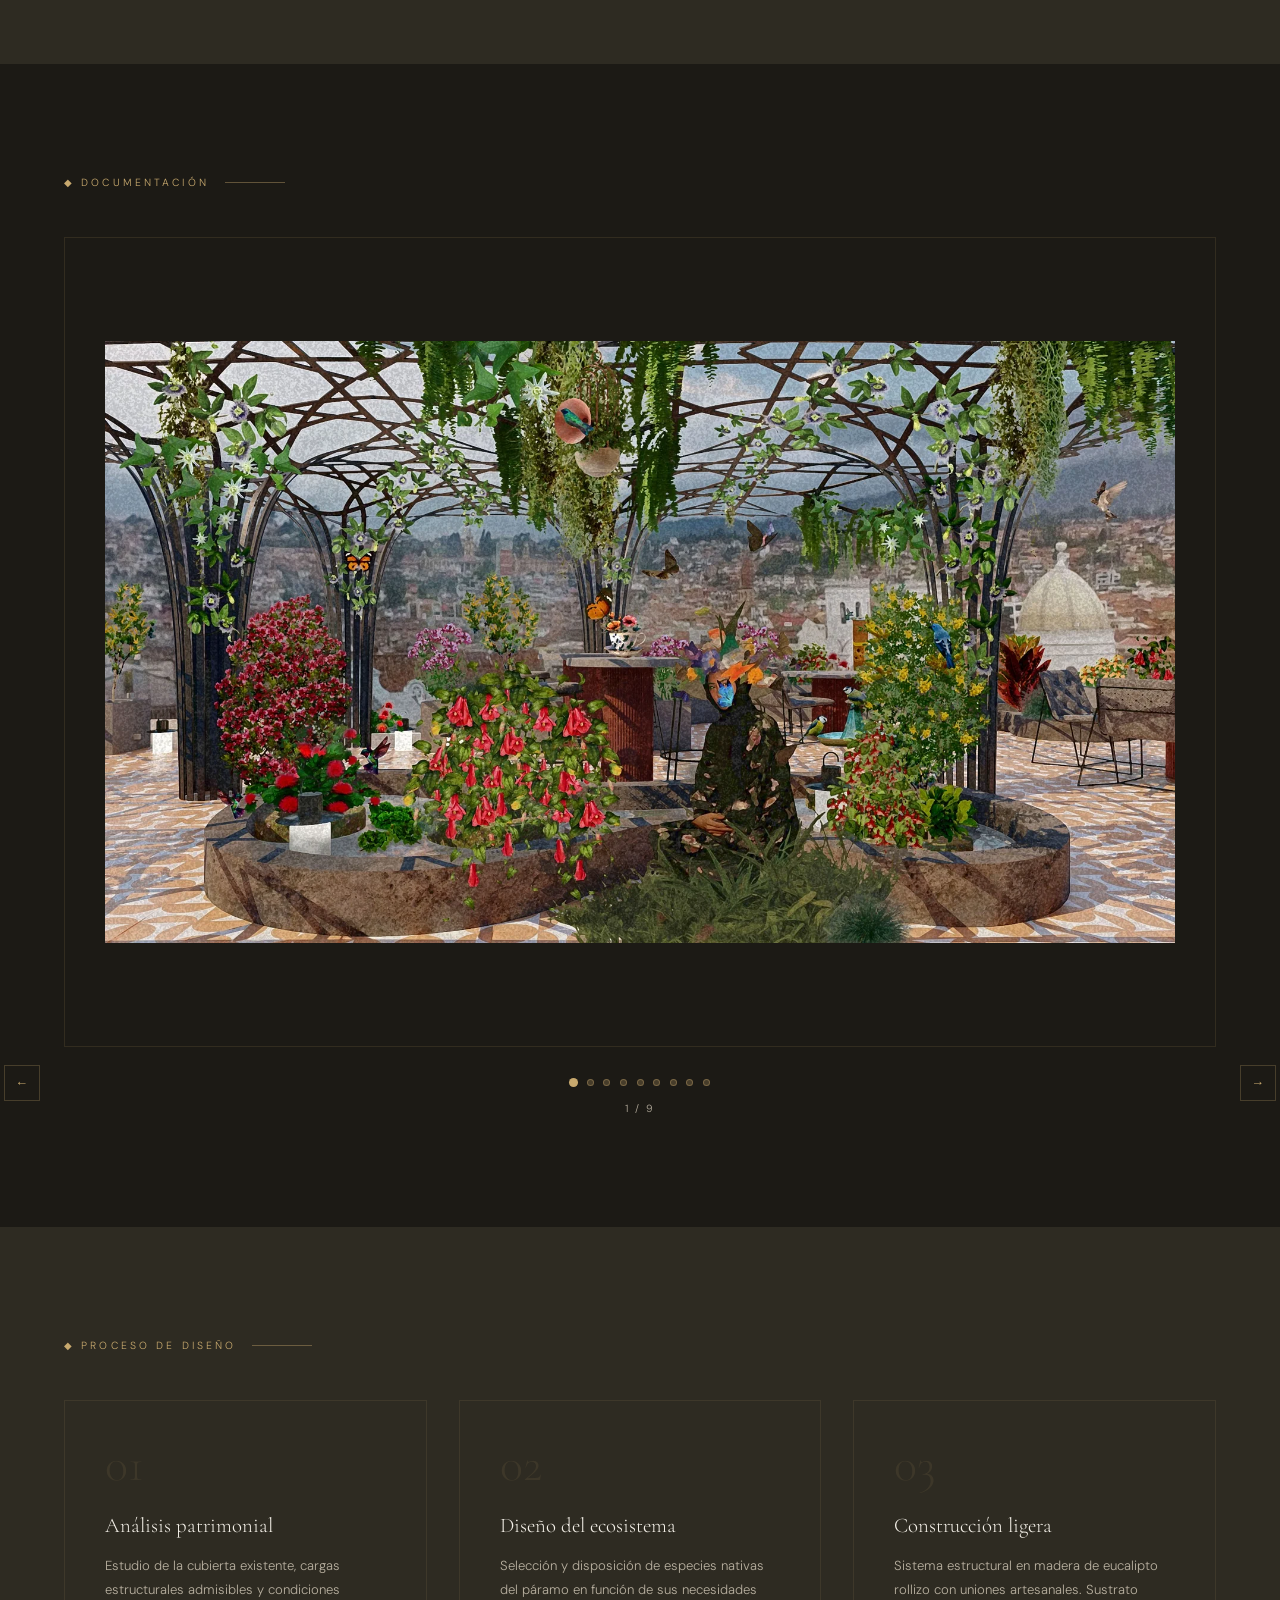
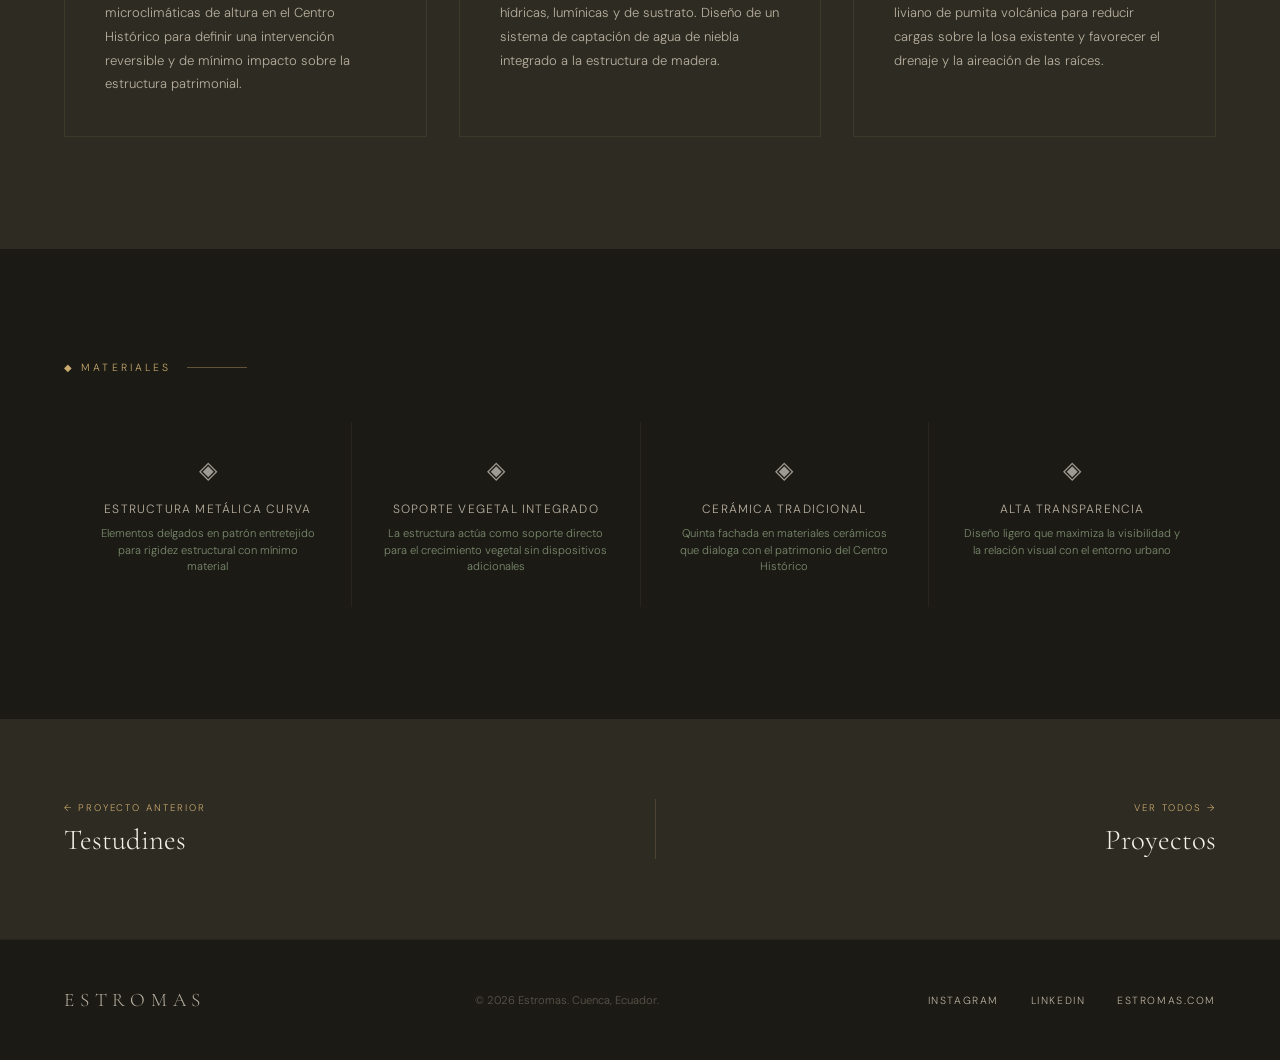
<file: wings-roots.html>
<!DOCTYPE html>
<html lang="es">
<head>
<meta charset="UTF-8">
<meta name="viewport" content="width=device-width, initial-scale=1.0">
<title>Wings & Roots — Estromas</title>
<link href="https://fonts.googleapis.com/css2?family=Cormorant+Garamond:ital,wght@0,300;0,400;0,600;1,300;1,400&family=DM+Sans:wght@300;400;500&display=swap" rel="stylesheet">
<style>
  :root{--soil:#1C1A15;--bark:#2E2B22;--moss:#4A5240;--lichen:#7A8C6E;--stone:#B8B0A0;--cream:#F4F0E8;--gold:#C8A96E;--gold-light:#E8C98E;}
  *,*::before,*::after{margin:0;padding:0;box-sizing:border-box;}
  html{scroll-behavior:smooth;}
  body{background:var(--soil);color:var(--cream);font-family:'DM Sans',sans-serif;font-weight:300;overflow-x:hidden;cursor:none;}
  .cursor{width:8px;height:8px;background:var(--gold);border-radius:50%;position:fixed;top:0;left:0;pointer-events:none;z-index:9999;transform:translate(-50%,-50%);}
  .cursor-ring{width:32px;height:32px;border:1px solid rgba(200,169,110,0.4);border-radius:50%;position:fixed;top:0;left:0;pointer-events:none;z-index:9998;transform:translate(-50%,-50%);transition:all 0.15s ease;}
  nav{position:fixed;top:0;left:0;right:0;z-index:100;display:flex;align-items:center;justify-content:space-between;padding:2rem 4rem;transition:background 0.4s,padding 0.4s;}
  nav.scrolled{background:rgba(28,26,21,0.92);backdrop-filter:blur(12px);padding:1.2rem 4rem;border-bottom:1px solid rgba(200,169,110,0.1);}
  .nav-logo{font-family:'Cormorant Garamond',serif;font-size:1.4rem;font-weight:300;letter-spacing:.3em;text-transform:uppercase;color:var(--cream);text-decoration:none;}
  .nav-logo .l{color:var(--cream);transition:color 0.3s;display:inline-block;}
  .nav-logo:hover .l:nth-child(1){color:var(--gold);transition-delay:0s;}.nav-logo:hover .l:nth-child(2){color:var(--gold);transition-delay:.04s;}.nav-logo:hover .l:nth-child(3){color:var(--gold);transition-delay:.08s;}.nav-logo:hover .l:nth-child(4){color:var(--gold);transition-delay:.12s;}.nav-logo:hover .l:nth-child(5){color:var(--gold);transition-delay:.16s;}.nav-logo:hover .l:nth-child(6){color:var(--gold);transition-delay:.20s;}.nav-logo:hover .l:nth-child(7){color:var(--gold);transition-delay:.24s;}.nav-logo:hover .l:nth-child(8){color:var(--gold);transition-delay:.28s;}
  .nav-back{display:flex;align-items:center;gap:.8rem;color:var(--stone);text-decoration:none;font-size:.75rem;letter-spacing:.15em;text-transform:uppercase;transition:color .3s;}
  .nav-back:hover{color:var(--gold);}
  .nav-back svg{transition:transform .3s;}.nav-back:hover svg{transform:translateX(-4px);}
  .nav-lang{display:flex;gap:.5rem;}
  .lang-btn{background:none;border:none;cursor:none;color:var(--stone);font-family:'DM Sans',sans-serif;font-size:.7rem;letter-spacing:.1em;padding:.3rem .6rem;transition:color .3s;text-transform:uppercase;}
  .lang-btn.active,.lang-btn:hover{color:var(--gold);}
  .lang-divider{color:var(--bark);align-self:center;}
  .proj-hero{height:90vh;min-height:600px;display:flex;flex-direction:column;justify-content:flex-end;padding:0 4rem 5rem;position:relative;overflow:hidden;}
  .proj-hero-bg{position:absolute;inset:0;background:linear-gradient(160deg,#0D0E08 0%,#1a1f10 50%,#0F1209 100%);}
  .proj-hero-img{position:absolute;inset:0;width:100%;height:100%;object-fit:cover;filter:brightness(.45) saturate(.7);z-index:0;}
  .proj-hero-bg::after{content:'';position:absolute;inset:0;background-image:radial-gradient(ellipse 80% 60% at 60% 40%,rgba(74,82,64,0.3) 0%,transparent 70%);}
  .proj-hero-visual{position:absolute;inset:0;display:flex;align-items:center;justify-content:center;z-index:0;}
  .proj-hero-overlay{position:absolute;inset:0;background:linear-gradient(to top,rgba(28,26,21,0.95) 0%,rgba(28,26,21,0.3) 60%,rgba(28,26,21,0.5) 100%);z-index:1;}
  .proj-eyebrow{position:relative;z-index:2;font-size:.65rem;letter-spacing:.3em;text-transform:uppercase;color:var(--gold);margin-bottom:1.5rem;display:flex;align-items:center;gap:1rem;opacity:0;animation:fadeUp 1s .3s forwards;}
  .proj-eyebrow::before{content:'';display:block;width:40px;height:1px;background:var(--gold);}
  .proj-title-wrap{position:relative;z-index:2;opacity:0;animation:fadeUp 1s .5s forwards;}
  .proj-title-wrap h1{font-family:'Cormorant Garamond',serif;font-weight:300;line-height:1.0;margin-bottom:1rem;}
  .proj-title-wrap h1 .t1{font-size:clamp(3rem,8vw,7rem);display:block;color:var(--gold);font-style:italic;}
  .proj-title-wrap h1 .t2{font-size:clamp(1.5rem,4vw,3.5rem);display:block;color:var(--cream);letter-spacing:.05em;}
  .proj-meta-row{display:flex;gap:3rem;margin-top:2rem;flex-wrap:wrap;}
  .proj-meta-item{display:flex;flex-direction:column;gap:.3rem;}
  .proj-meta-label{font-size:.6rem;letter-spacing:.2em;text-transform:uppercase;color:var(--gold);opacity:.7;}
  .proj-meta-val{font-size:.85rem;color:var(--stone);}
  @keyframes fadeUp{from{opacity:0;transform:translateY(30px);}to{opacity:1;transform:translateY(0);}}
  .proj-section{padding:7rem 4rem;}
  .section-label{font-size:.65rem;letter-spacing:.3em;text-transform:uppercase;color:var(--gold);display:flex;align-items:center;gap:1rem;margin-bottom:3rem;}
  .section-label::after{content:'';flex:1;max-width:60px;height:1px;background:var(--gold);opacity:.4;}
  .proj-desc{background:var(--bark);}
  .proj-desc-inner{display:grid;grid-template-columns:1fr 1fr;gap:8rem;align-items:start;}
  .proj-desc p{font-size:.95rem;line-height:1.9;color:var(--stone);margin-bottom:1.5rem;}
  .proj-specs-grid{display:grid;grid-template-columns:1fr 1fr;gap:1rem;}
  .spec{padding: 2rem 1.5rem;border:1px solid rgba(200,169,110,0.12);background:rgba(200,169,110,0.03);display:flex;flex-direction:column;justify-content:space-between;}
  .spec-num{font-family:'Cormorant Garamond',serif;font-size:clamp(4rem,8vw,7rem);font-weight:300;color:var(--gold);line-height:1;margin-bottom:1rem;display:block;}
  .spec-label{font-size:.6rem;letter-spacing:.12em;text-transform:uppercase;color:var(--stone);line-height:1.5;}
  .proj-gallery{background:var(--soil);}
  .proj-process{background:var(--bark);}
  .process-grid{display:grid;grid-template-columns:repeat(3,1fr);gap:2rem;}
  .process-step{padding:2.5rem;border:1px solid rgba(200,169,110,.1);position:relative;}
  .process-step::before{content:'';position:absolute;top:0;left:0;right:0;height:2px;background:var(--gold);transform:scaleX(0);transition:transform .4s;transform-origin:left;}
  .process-step:hover::before{transform:scaleX(1);}
  .step-num{font-family:'Cormorant Garamond',serif;font-size:3rem;font-weight:300;color:rgba(200,169,110,.1);line-height:1;margin-bottom:1.5rem;}
  .step-title{font-family:'Cormorant Garamond',serif;font-size:1.3rem;font-weight:300;color:var(--cream);margin-bottom:1rem;}
  .step-desc{font-size:.82rem;line-height:1.8;color:var(--stone);}
  .proj-tech{background:var(--soil);}
  .tech-grid{display:grid;grid-template-columns:repeat(4,1fr);gap:1px;background:rgba(200,169,110,.08);}
  .tech-item{padding:2rem;background:var(--soil);text-align:center;}
  .tech-icon{font-size:1.5rem;margin-bottom:1rem;opacity:.6;}
  .tech-name{font-size:.75rem;letter-spacing:.1em;text-transform:uppercase;color:var(--stone);margin-bottom:.5rem;}
  .tech-detail{font-size:.7rem;color:var(--lichen);line-height:1.5;}
  .proj-nav{background:var(--bark);padding:5rem 4rem;}
  .proj-nav-inner{display:flex;justify-content:space-between;align-items:center;}
  .proj-nav-link{display:flex;flex-direction:column;gap:.5rem;text-decoration:none;transition:opacity .3s;}
  .proj-nav-link:hover{opacity:.7;}
  .proj-nav-dir{font-size:.6rem;letter-spacing:.2em;text-transform:uppercase;color:var(--gold);}
  .proj-nav-name{font-family:'Cormorant Garamond',serif;font-size:1.8rem;font-weight:300;color:var(--cream);}
  .proj-nav-divider{width:1px;height:60px;background:rgba(200,169,110,.2);}
  footer{background:var(--soil);padding:3rem 4rem;border-top:1px solid rgba(200,169,110,.08);display:flex;justify-content:space-between;align-items:center;}
  .footer-logo{font-family:'Cormorant Garamond',serif;font-size:1.2rem;letter-spacing:.3em;text-transform:uppercase;color:var(--stone);}
  .footer-copy{font-size:.7rem;color:rgba(184,176,160,.4);}
  .footer-social{display:flex;gap:2rem;}
  .footer-social a{font-size:.65rem;letter-spacing:.15em;text-transform:uppercase;color:var(--stone);text-decoration:none;transition:color .3s;}
  .footer-social a:hover{color:var(--gold);}
  .reveal{opacity:0;transform:translateY(40px);transition:opacity .8s,transform .8s;}
  .reveal.visible{opacity:1;transform:translateY(0);}
  .reveal-delay-1{transition-delay:.1s;}.reveal-delay-2{transition-delay:.2s;}
  body.lang-en [data-es]{display:none;}body.lang-en [data-en]{display:block;}body.lang-es [data-en]{display:none;}body.lang-es [data-es]{display:block;}
  body.lang-en span[data-es]{display:none;}body.lang-en span[data-en]{display:inline;}body.lang-es span[data-en]{display:none;}body.lang-es span[data-es]{display:inline;}
  @media(max-width:768px){
    nav{padding:.8rem 1.2rem;flex-wrap:nowrap;gap:.5rem;}
    .nav-logo{font-size:.75rem;letter-spacing:.12em;white-space:nowrap;flex-shrink:0;}
    .nav-back{font-size:.55rem;letter-spacing:.05em;gap:.4rem;flex-shrink:1;min-width:0;}
    .nav-back svg{flex-shrink:0;width:12px;height:12px;}
    .nav-back span{overflow:hidden;text-overflow:ellipsis;white-space:nowrap;}
    .nav-lang{flex-shrink:0;}
    .proj-hero{padding:0 1.5rem 4rem;height:70vh;}
    .proj-title-wrap h1 .t1{font-size:clamp(1.8rem,7vw,3rem);}
    .proj-title-wrap h1 .t2{font-size:clamp(1rem,4.5vw,1.8rem);}
    .proj-section{padding:4rem 1.5rem;}
    .proj-desc-inner{grid-template-columns:1fr;gap:3rem;}
    .process-grid{grid-template-columns:1fr;}
    .tech-grid{grid-template-columns:1fr 1fr;}
    .proj-nav-inner{flex-direction:column;gap:2rem;text-align:center;}
    .proj-nav-divider{width:60px;height:1px;}
    footer{flex-direction:column;gap:1.5rem;text-align:center;padding:2rem 1.5rem;}
  }
</style>
</head>
<body class="lang-es">
<div class="cursor" id="cursor"></div>
<div class="cursor-ring" id="cursorRing"></div>
<nav id="navbar">
  <a href="index.html" class="nav-logo"><span class="l">E</span><span class="l">S</span><span class="l">T</span><span class="l">R</span><span class="l">O</span><span class="l">M</span><span class="l">A</span><span class="l">S</span></a>
  <a href="index.html#proyectos" class="nav-back"><svg width="16" height="16" viewBox="0 0 16 16" fill="none"><path d="M13 8H3M7 12l-4-4 4-4" stroke="currentColor" stroke-width="1.2"/></svg><span data-es>Todos los proyectos</span><span data-en>All projects</span></a>
  <div class="nav-lang"><button class="lang-btn active" onclick="setLang('es')">ES</button><span class="lang-divider">|</span><button class="lang-btn" onclick="setLang('en')">EN</button></div>
</nav>

<section class="proj-hero">
  <div class="proj-hero-bg"></div>
  <!-- ============================================
  📷 HERO — IMAGEN DE FONDO
  Cambia el src por tu imagen:
  ============================================ -->
  <img src="proyectos/rooftop/09_render_final_2_monigote_flores.webp" class="proj-hero-img" onerror="this.style.display='none'">
  <div class="proj-hero-visual">
    <svg viewBox="0 0 800 500" width="70%" fill="none" opacity="0.15">
      <path d="M100 400 Q400 100 700 400" stroke="#C8A96E" stroke-width="0.5"/>
      <path d="M150 400 Q400 150 650 400" stroke="#C8A96E" stroke-width="0.3" opacity="0.5"/>
      <ellipse cx="400" cy="300" rx="200" ry="100" stroke="#C8A96E" stroke-width="0.3"/>
    </svg>
  </div>
  <div class="proj-hero-overlay"></div>
  <p class="proj-eyebrow"><span data-es>Rooftop · Centro Histórico · Cuenca</span><span data-en>Rooftop · Historic Center · Cuenca</span></p>
  <div class="proj-title-wrap">
    <h1><span class="t1">Wings &amp; Roots</span><span class="t2">páramo rooftop</span></h1>
    <div class="proj-meta-row">
      <div class="proj-meta-item"><span class="proj-meta-label" data-es>Cliente</span><span class="proj-meta-label" data-en>Client</span><span class="proj-meta-val">Solcuero</span></div>
      <div class="proj-meta-item"><span class="proj-meta-label">m²</span><span class="proj-meta-val">250 m²</span></div>
      <div class="proj-meta-item"><span class="proj-meta-label" data-es>Estado</span><span class="proj-meta-label" data-en>Status</span><span class="proj-meta-val" data-es>En desarrollo</span><span class="proj-meta-val" data-en>In development</span></div>
      <div class="proj-meta-item"><span class="proj-meta-label" data-es>Tipo</span><span class="proj-meta-label" data-en>Type</span><span class="proj-meta-val" data-es>Instalación</span><span class="proj-meta-val" data-en>Installation</span></div>
    </div>
  </div>
</section>

<section class="proj-section proj-desc">
  <div class="proj-desc-inner">
    <div class="reveal">
      <p class="section-label"><span data-es>◆ El Proyecto</span><span data-en>◆ The Project</span></p>
      <p data-es>Este proyecto propone reimaginar las cubiertas del Centro Histórico de Cuenca como nodos activos dentro de un corredor ecológico urbano. Inspirado en estudios que evidencian la presencia de fauna nativa adaptada a entornos densamente construidos, el diseño transforma una cubierta en un micro-ecosistema que se conecta con los parques, quebradas y patios verdes de la ciudad.</p>
      <p data-en>This project proposes reimagining the rooftops of Cuenca's Historic Center as active nodes within an urban ecological corridor. Inspired by studies showing the presence of native fauna adapted to densely built environments, the design transforms a rooftop into a micro-ecosystem that connects with the city's parks, ravines, and green courtyards.</p>
      <p data-es>Desarrollado como parte de un café en cubierta, integra especies vegetales andinas, refugios para fauna urbana y soluciones estructurales ligeras que promueven la biodiversidad, la restauración ecológica y una nueva forma de habitar en armonía con la naturaleza.</p>
      <p data-en>Developed as part of a rooftop café, it integrates Andean plant species, shelters for urban wildlife, and lightweight structural solutions that promote biodiversity, ecological restoration, and a new way of living in harmony with nature.</p>
    </div>
    <div class="reveal reveal-delay-1">
      <p class="section-label"><span data-es>◆ Ficha Técnica</span><span data-en>◆ Technical Sheet</span></p>
      <div class="proj-specs-grid">
        <div class="spec"><p class="spec-num" style="font-size:clamp(4rem,8vw,7rem);font-family:'Cormorant Garamond',serif;font-weight:300;color:#C8A96E;line-height:1;margin-bottom:1rem;display:block;">250</p><p class="spec-label">m²</p></div>
        <div class="spec"><p class="spec-num" style="font-size:clamp(4rem,8vw,7rem);font-family:'Cormorant Garamond',serif;font-weight:300;color:#C8A96E;line-height:1;margin-bottom:1rem;display:block;">30+</p><p class="spec-label" data-es>Especies vegetales nativas integradas</p><p class="spec-label" data-en>Native plant species integrated</p></div>
        <div class="spec"><p class="spec-num" style="font-size:clamp(4rem,8vw,7rem);font-family:'Cormorant Garamond',serif;font-weight:300;color:#C8A96E;line-height:1;margin-bottom:1rem;display:block;">30+</p><p class="spec-label" data-es>Especies animales nativas integradas</p><p class="spec-label" data-en>Native animal species integrated</p></div>
        <div class="spec"><p class="spec-num" style="font-size:clamp(4rem,8vw,7rem);font-family:'Cormorant Garamond',serif;font-weight:300;color:#C8A96E;line-height:1;margin-bottom:1rem;display:block;">30%</p><p class="spec-label" data-es>Ahorro por optimización de estructura</p><p class="spec-label" data-en>Savings from structural optimization</p></div>
      </div>
    </div>
  </div>
</section>

<section class="proj-section proj-gallery">
  <p class="section-label reveal"><span data-es>◆ Documentación</span><span data-en>◆ Documentation</span></p>

  <div class="slideshow reveal" id="slideshow">
    <div class="slides-container">

      <!-- ============================================
      📷 SLIDE 1 — cambia el src por tu imagen:
      ============================================ -->
      <div class="slide active">
        <div class="slide-frame">
          <img src="proyectos/rooftop/08_render_final_1_monigote_flores.webp" class="slide-img" alt="">
          <span class="zoom-icon" onclick="openLightbox(this.previousElementSibling)">⊕</span>
        </div>
      </div>

      <!-- ============================================
      📷 SLIDE 2 — cambia el src por tu imagen:
      ============================================ -->
      <div class="slide">
        <div class="slide-frame">
          <img src="proyectos/rooftop/PROPUESTA ANTES.png" class="slide-img" alt="">
          <span class="zoom-icon" onclick="openLightbox(this.previousElementSibling)">⊕</span>
        </div>
      </div>

      <!-- ============================================
      📷 SLIDE 3 — cambia el src por tu imagen:
      ============================================ -->
      <div class="slide">
        <div class="slide-frame">
          <img src="proyectos/rooftop/PROPUESTA RENDER 2.png" class="slide-img" alt="">
          <span class="zoom-icon" onclick="openLightbox(this.previousElementSibling)">⊕</span>
        </div>
      </div>

      <!-- ============================================
      📷 SLIDE 4 — cambia el src por tu imagen:
      ============================================ -->
      <div class="slide">
        <div class="slide-frame">
          <img src="proyectos/rooftop/01_final_piramide_animales_terraza.webp" class="slide-img" alt="">
          <span class="zoom-icon" onclick="openLightbox(this.previousElementSibling)">⊕</span>
        </div>
      </div>

      <!-- ============================================
      📷 SLIDE 5 — cambia el src por tu imagen:
      ============================================ -->
      <div class="slide">
        <div class="slide-frame">
          <img src="proyectos/rooftop/03_diagrama_pajaros_5.webp" class="slide-img" alt="">
          <span class="zoom-icon" onclick="openLightbox(this.previousElementSibling)">⊕</span>
        </div>
      </div>

      <!-- ============================================
      📷 SLIDE 6 — cambia el src por tu imagen:
      ============================================ -->
      <div class="slide">
        <div class="slide-frame">
          <img src="proyectos/rooftop/04_diagrama_pajaros_6.webp" class="slide-img" alt="">
          <span class="zoom-icon" onclick="openLightbox(this.previousElementSibling)">⊕</span>
        </div>
      </div>

      <!-- ============================================
      📷 SLIDE 7 — cambia el src por tu imagen:
      ============================================ -->
      <div class="slide">
        <div class="slide-frame">
          <img src="proyectos/rooftop/07_plantas_pb_y_cubierta.webp" class="slide-img" alt="">
          <span class="zoom-icon" onclick="openLightbox(this.previousElementSibling)">⊕</span>
        </div>
      </div>

      <!-- ============================================
      📷 SLIDE 8 — cambia el src por tu imagen:
      ============================================ -->
      <div class="slide">
        <div class="slide-frame">
          <img src="proyectos/rooftop/05_estructura_wings_and_roots.webp" class="slide-img" alt="">
          <span class="zoom-icon" onclick="openLightbox(this.previousElementSibling)">⊕</span>
        </div>
      </div>

      <!-- ============================================
      📷 SLIDE 9 — cambia el src por tu imagen:
      ============================================ -->
      <div class="slide">
        <div class="slide-frame">
          <img src="proyectos/rooftop/06_pajaro_grande.webp" class="slide-img" alt="">
          <span class="zoom-icon" onclick="openLightbox(this.previousElementSibling)">⊕</span>
        </div>
      </div>

    </div>

    <div class="slide-controls">
      <button class="slide-arrow prev" onclick="goToSlide((currentSlide-1+9)%9)">&#8592;</button>
      <button class="slide-dot active" onclick="goToSlide(0)"></button>
      <button class="slide-dot" onclick="goToSlide(1)"></button>
      <button class="slide-dot" onclick="goToSlide(2)"></button>
      <button class="slide-dot" onclick="goToSlide(3)"></button>
      <button class="slide-dot" onclick="goToSlide(4)"></button>
      <button class="slide-dot" onclick="goToSlide(5)"></button>
      <button class="slide-dot" onclick="goToSlide(6)"></button>
      <button class="slide-dot" onclick="goToSlide(7)"></button>
      <button class="slide-dot" onclick="goToSlide(8)"></button>
      <button class="slide-arrow next" onclick="goToSlide((currentSlide+1)%9)">&#8594;</button>
    </div>
  </div>
  <p class="slide-counter" id="slideCounter">1 / 9</p>

  <div class="lightbox" id="lightbox" onclick="closeLightbox()">
    <button class="lightbox-close" onclick="closeLightbox()">✕</button>
    <div class="lightbox-content" id="lightboxContent" onclick="event.stopPropagation()"></div>
  </div>

  <style>
    .slideshow{position:relative;}
    .slides-container{position:relative;width:100%;height:90vh;background:var(--soil);border:1px solid rgba(200,169,110,.12);}
    .slide{position:absolute;top:0;left:0;width:100%;height:100%;opacity:0;pointer-events:none;transition:opacity 1s ease;display:flex;align-items:center;justify-content:center;padding:2.5rem;box-sizing:border-box;}
    .slide.active{opacity:1;pointer-events:all;}
    .slide-frame{position:relative;display:flex;align-items:center;justify-content:center;width:100%;height:100%;}
    .slide-img{max-width:100%;max-height:100%;width:auto;height:auto;object-fit:contain;display:block;filter:brightness(.92);transition:filter .6s;}
    .slide.active .slide-img{filter:brightness(1);}
    .zoom-icon{position:absolute;top:.6rem;right:.6rem;color:rgba(200,169,110,.7);font-size:1rem;opacity:0;transition:opacity .3s;cursor:pointer;pointer-events:all;}
    .slide-frame:hover .zoom-icon{opacity:1;}
    .slide-controls{position:relative;display:flex;justify-content:center;align-items:center;gap:.6rem;margin-top:2rem;flex-wrap:wrap;}
    .slide-dot{width:7px;height:7px;border-radius:50%;background:rgba(200,169,110,.25);border:1px solid rgba(200,169,110,.4);cursor:pointer !important;transition:all .3s;}
    .slide-dot.active{background:var(--gold);transform:scale(1.3);}
    .slide-counter{text-align:center;margin-top:1rem;font-size:.65rem;letter-spacing:.2em;text-transform:uppercase;color:var(--stone);}
    .slide-arrow{position:absolute;top:50%;transform:translateY(-50%);background:none;border:1px solid rgba(200,169,110,.25);color:var(--gold);width:36px;height:36px;display:flex;align-items:center;justify-content:center;cursor:pointer !important;transition:all .3s;font-size:.8rem;}
    .slide-arrow:hover{background:rgba(200,169,110,.1);border-color:rgba(200,169,110,.6);}
    .slide-arrow.prev{left:-60px;}
    .slide-arrow.next{right:-60px;}
    .lightbox{display:none;position:fixed;inset:0;background:rgba(10,10,8,.96);z-index:1000;align-items:center;justify-content:center;flex-direction:column;gap:1.5rem;padding:2rem;}
    .lightbox.open{display:flex;animation:lbFade .3s ease;}
    @keyframes lbFade{from{opacity:0;}to{opacity:1;}}
    .lightbox-close{position:absolute;top:2rem;right:2rem;background:none;border:1px solid rgba(200,169,110,.3);color:var(--gold);font-size:1rem;width:44px;height:44px;cursor:pointer;transition:all .3s;display:flex;align-items:center;justify-content:center;}
    .lightbox-close:hover{background:var(--gold);color:var(--soil);}
    .lightbox-content{max-width:92vw;max-height:88vh;display:flex;align-items:center;justify-content:center;}
    .lightbox-content img{max-width:90vw;max-height:86vh;object-fit:contain;display:block;}
    @media(max-width:768px){
      .slides-container{height:70vw;min-height:260px;}
      .slide{padding:1rem;}
      .slide-arrow.prev{left:-18px;}
      .slide-arrow.next{right:-18px;}
      .slide-arrow{width:40px;height:40px;}
      .slide-dot{width:6px;height:6px;}
    }
    @media(min-width:769px) and (max-width:1024px){.slides-container{height:75vh;}}
  </style>

  <script>
    let currentSlide=0,isPaused=false;
    const slides=document.querySelectorAll('.slide');
    const dots=document.querySelectorAll('.slide-dot');
    const counter=document.getElementById('slideCounter');
    const slideshow=document.getElementById('slideshow');
    function goToSlide(n){slides[currentSlide].classList.remove('active');dots[currentSlide].classList.remove('active');currentSlide=n;slides[currentSlide].classList.add('active');dots[currentSlide].classList.add('active');counter.textContent=(currentSlide+1)+' / '+slides.length;}
    slideshow.addEventListener('mouseenter',()=>isPaused=true);
    slideshow.addEventListener('mouseleave',()=>isPaused=false);
    setInterval(()=>{if(!isPaused)goToSlide((currentSlide+1)%slides.length);},5000);
    function openLightbox(img){const lb=document.getElementById('lightbox');const ct=document.getElementById('lightboxContent');ct.innerHTML='';const c=img.cloneNode(true);c.style.maxWidth='90vw';c.style.maxHeight='86vh';c.style.objectFit='contain';ct.appendChild(c);lb.classList.add('open');document.body.style.overflow='hidden';isPaused=true;}
    function closeLightbox(){document.getElementById('lightbox').classList.remove('open');document.body.style.overflow='';isPaused=false;}
    document.addEventListener('keydown',e=>{if(e.key==='Escape')closeLightbox();});
  </script>
</section>

<section class="proj-section proj-process">
  <p class="section-label reveal"><span data-es>◆ Proceso de Diseño</span><span data-en>◆ Design Process</span></p>
  <div class="process-grid">
    <div class="process-step reveal">
      <p class="step-num">01</p>
      <h3 class="step-title" data-es>Análisis patrimonial</h3><h3 class="step-title" data-en>Heritage analysis</h3>
      <p class="step-desc" data-es>Estudio de la cubierta existente, cargas estructurales admisibles y condiciones microclimáticas de altura en el Centro Histórico para definir una intervención reversible y de mínimo impacto sobre la estructura patrimonial.</p>
      <p class="step-desc" data-en>Study of the existing roof, admissible structural loads, and high-altitude microclimatic conditions in the Historic Center to define a reversible intervention with minimal impact on the heritage structure.</p>
    </div>
    <div class="process-step reveal reveal-delay-1">
      <p class="step-num">02</p>
      <h3 class="step-title" data-es>Diseño del ecosistema</h3><h3 class="step-title" data-en>Ecosystem design</h3>
      <p class="step-desc" data-es>Selección y disposición de especies nativas del páramo en función de sus necesidades hídricas, lumínicas y de sustrato. Diseño de un sistema de captación de agua de niebla integrado a la estructura de madera.</p>
      <p class="step-desc" data-en>Selection and arrangement of native páramo species based on their water, light, and substrate needs. Design of a fog water harvesting system integrated into the timber structure.</p>
    </div>
    <div class="process-step reveal reveal-delay-2">
      <p class="step-num">03</p>
      <h3 class="step-title" data-es>Construcción ligera</h3><h3 class="step-title" data-en>Lightweight construction</h3>
      <p class="step-desc" data-es>Sistema estructural en madera de eucalipto rollizo con uniones artesanales. Sustrato liviano de pumita volcánica para reducir cargas sobre la losa existente y favorecer el drenaje y la aireación de las raíces.</p>
      <p class="step-desc" data-en>Structural system in round eucalyptus timber with artisanal joints. Lightweight volcanic pumice substrate to reduce loads on the existing slab and promote root drainage and aeration.</p>
    </div>
  </div>
</section>

<section class="proj-section proj-tech">
  <p class="section-label reveal"><span data-es>◆ Materiales</span><span data-en>◆ Materials</span></p>
  <div class="tech-grid reveal">
    <div class="tech-item"><div class="tech-icon">◈</div><p class="tech-name" data-es>Estructura metálica curva</p><p class="tech-name" data-en>Curved metal structure</p><p class="tech-detail" data-es>Elementos delgados en patrón entretejido para rigidez estructural con mínimo material</p><p class="tech-detail" data-en>Thin elements in woven pattern for structural rigidity with minimal material use</p></div>
    <div class="tech-item"><div class="tech-icon">◈</div><p class="tech-name" data-es>Soporte vegetal integrado</p><p class="tech-name" data-en>Integrated plant support</p><p class="tech-detail" data-es>La estructura actúa como soporte directo para el crecimiento vegetal sin dispositivos adicionales</p><p class="tech-detail" data-en>Structure acts as direct support for plant growth without additional shading devices</p></div>
    <div class="tech-item"><div class="tech-icon">◈</div><p class="tech-name" data-es>Cerámica tradicional</p><p class="tech-name" data-en>Traditional ceramic</p><p class="tech-detail" data-es>Quinta fachada en materiales cerámicos que dialoga con el patrimonio del Centro Histórico</p><p class="tech-detail" data-en>Fifth façade in ceramic materials in dialogue with the Historic Center's heritage</p></div>
    <div class="tech-item"><div class="tech-icon">◈</div><p class="tech-name" data-es>Alta transparencia</p><p class="tech-name" data-en>High transparency</p><p class="tech-detail" data-es>Diseño ligero que maximiza la visibilidad y la relación visual con el entorno urbano</p><p class="tech-detail" data-en>Lightweight design that maximizes visibility and visual connection with the urban environment</p></div>
  </div>
</section>

<div class="proj-nav">
  <div class="proj-nav-inner">
    <a href="testudines.html" class="proj-nav-link"><span class="proj-nav-dir" data-es>← Proyecto anterior</span><span class="proj-nav-dir" data-en>← Previous project</span><span class="proj-nav-name">Testudines</span></a>
    <div class="proj-nav-divider"></div>
    <a href="index.html#proyectos" class="proj-nav-link" style="text-align:right;"><span class="proj-nav-dir" data-es>Ver todos →</span><span class="proj-nav-dir" data-en>All projects →</span><span class="proj-nav-name">Proyectos</span></a>
  </div>
</div>

<footer>
  <p class="footer-logo">ESTROMAS</p>
  <p class="footer-copy">© 2026 Estromas. Cuenca, Ecuador.</p>
  <div class="footer-social"><a href="https://www.instagram.com/estromas/">Instagram</a><a href="https://www.linkedin.com/company/estromas/">LinkedIn</a><a href="index.html">estromas.com</a></div>
</footer>
<script>
  const cursor=document.getElementById('cursor'),ring=document.getElementById('cursorRing');
  document.addEventListener('mousemove',e=>{cursor.style.left=e.clientX+'px';cursor.style.top=e.clientY+'px';setTimeout(()=>{ring.style.left=e.clientX+'px';ring.style.top=e.clientY+'px';},80);});
  window.addEventListener('scroll',()=>document.getElementById('navbar').classList.toggle('scrolled',scrollY>60));
  function setLang(l){document.body.className='lang-'+l;document.querySelectorAll('.lang-btn').forEach(b=>b.classList.toggle('active',b.textContent===l.toUpperCase()));}
  const obs=new IntersectionObserver(entries=>entries.forEach(e=>{if(e.isIntersecting)e.target.classList.add('visible');}),{threshold:.12});
  document.querySelectorAll('.reveal').forEach(el=>obs.observe(el));
  setLang('es');
</script>
</body>
</html>
</file>
